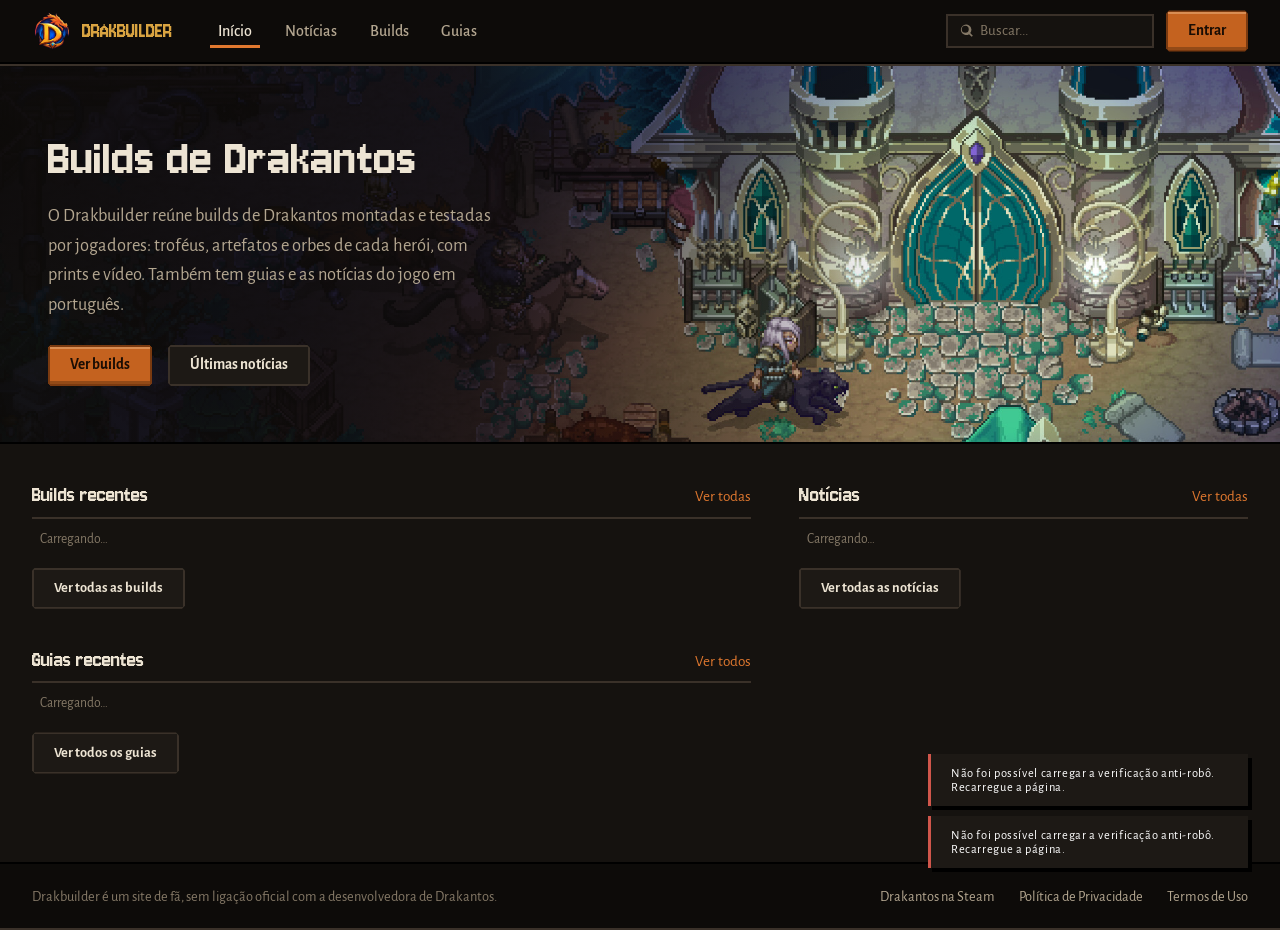
<file: index.html>
<!DOCTYPE html>
<!--
  =============================================================
  DRAKBUILDER — index.html (Página Principal)

  O QUE É ESTE ARQUIVO?
  HTML (HyperText Markup Language = Linguagem de Marcação de Hipertexto)
  é a estrutura de toda página web. Pense no HTML como o "esqueleto"
  do site — ele define QUAIS elementos existem e em que ordem aparecem.
  A aparência (cores, tamanhos) fica no style.css.
  A lógica (o que acontece ao clicar) fica no backend.js.

  COMO O HTML FUNCIONA?
  Cada elemento é delimitado por TAGS: uma de abertura <tag> e uma de
  fechamento </tag>. O conteúdo fica entre elas:
    <h1>Título</h1>    ← título grande
    <p>Parágrafo</p>   ← bloco de texto
    <button>Clique</button> ← botão clicável

  COMO ESTE ARQUIVO ESTÁ ORGANIZADO?
  A) <head> — informações sobre a página (não visíveis na tela):
     - charset (codificação de texto)
     - viewport (adaptação mobile)
     - title (nome na aba do navegador)
     - links para fontes e estilos CSS
     - ícone da aba (favicon)

  B) <body> — tudo que aparece na tela:
     1. #navbar        — barra de navegação fixa no topo
     2. #app           — todas as páginas do site (home, novidades, builds, guias...)
        - #page-home      — página inicial
        - #page-novidades — lista de novidades
        - #page-builds    — lista de builds
        - #page-guias     — lista de guias
        - #page-detail    — detalhe de um post (preenchido pelo JavaScript)
        - #page-myposts   — minhas postagens (preenchido pelo JavaScript)
        - #page-settings  — configurações (preenchido pelo JavaScript)
     3. <footer>       — rodapé fixo na base
     4. #authModal     — modal de login/cadastro (oculto por padrão)
     5. #toast         — área de notificações flutuantes
     6. <script>       — carrega o backend.js (toda a lógica do site)

  SOBRE A ORDEM DO <script> NO FINAL:
  O backend.js é carregado DEPOIS de todo o HTML por uma razão importante:
  o JavaScript precisa encontrar os elementos HTML (como o #navbar) para
  manipulá-los. Se o script viesse antes, os elementos ainda não existiriam
  e o JavaScript daria erro ao tentar encontrá-los.
  =============================================================
-->
<html lang="pt-BR">
<!--
  lang="pt-BR" informa aos navegadores e leitores de tela que o conteúdo
  está em Português do Brasil. Isso melhora a acessibilidade (ex: leitores
  para deficientes visuais usam a pronúncia correta) e o SEO (motores de
  busca entendem melhor o idioma do conteúdo).
-->
<head>
  <!--
    charset="UTF-8" define a codificação de texto da página.
    UTF-8 suporta TODOS os caracteres do mundo: ç, ã, á, é, emojis, etc.
    Sem isso, caracteres especiais aparecem como símbolos estranhos (ex: "Ã©").
    SEMPRE deve ser a PRIMEIRA tag do <head> para funcionar corretamente.
  -->
  <meta charset="UTF-8" />

  <!--
    SEGURANÇA (24/10/2026) — Content Security Policy (CSP)
    É uma lista de sites de onde o navegador pode carregar coisas.
    Se alguém conseguir injetar código que tente buscar um script ou
    mandar dados para um site estranho, o navegador bloqueia.
      default-src 'self'  → por padrão, só coisas deste próprio site
      script-src          → scripts deste site e do player do YouTube
                            ('unsafe-inline' é necessário porque os botões
                            usam onclick="..." direto no HTML)
      style-src/font-src  → estilos daqui + fontes do Google Fonts
      img-src             → imagens daqui, enviadas (data:), YouTube e Steam
      frame-src           → só o player do YouTube pode aparecer embutido
      connect-src         → só conversa com este site e o YouTube (oEmbed)
      object-src 'none'   → bloqueia plugins antigos (Flash etc.)
      base-uri/form-action → impedem trocar o endereço base ou desviar formulários
    Se um dia adicionar outro serviço externo, inclua o endereço aqui.
  -->
  <meta http-equiv="Content-Security-Policy" content="default-src 'self'; script-src 'self' 'unsafe-inline' https://www.youtube.com https://s.ytimg.com https://challenges.cloudflare.com; style-src 'self' 'unsafe-inline'; font-src 'self'; img-src 'self' data: blob: https://tixxigsfgkcpnjccjbwd.supabase.co https://img.youtube.com https://i.ytimg.com https://*.steamstatic.com https://*.steamusercontent.com https://*.akamaihd.net; media-src 'self' https://tixxigsfgkcpnjccjbwd.supabase.co; frame-src https://www.youtube.com https://www.youtube-nocookie.com https://challenges.cloudflare.com; connect-src 'self' https://tixxigsfgkcpnjccjbwd.supabase.co https://www.youtube.com; object-src 'none'; base-uri 'self'; form-action 'self'" />
  <!-- Não envia o endereço completo da página para outros sites (só o domínio) -->
  <meta name="referrer" content="strict-origin-when-cross-origin" />

  <!--
    viewport controla como a página é exibida em telas de celular.
    Sem esta tag, celulares renderizam a página como se fosse uma tela
    de desktop e diminuem tudo para caber — ficando ilegível.

    width=device-width: a largura da "janela virtual" é a largura real da tela
    initial-scale=1.0: não aplica nenhum zoom inicial — mostra em tamanho normal

    POR QUE É NECESSÁRIO?
    Antes desta meta tag existir, sites mobile eram um pesadelo.
    Ela é essencial para qualquer site responsivo moderno.
  -->
  <meta name="viewport" content="width=device-width, initial-scale=1.0" />

  <!-- Título que aparece na aba do navegador e nos resultados de busca (SEO) -->
  <title>Drakbuilder – Builds de Drakantos, guias e notícias</title>

  <!-- SEO (20/11/2026): descrição que o Google mostra embaixo do título.
       Nas páginas /builds, /guias, /novidades e /post/ID a Cloudflare troca o
       título e a descrição e acrescenta a prévia de redes sociais (seo/seo.js). -->
  <meta name="description" content="Drakbuilder: builds de Drakantos montadas por jogadores, com troféus, artefatos, orbes, prints e vídeo. Guias e notícias do jogo em português." />
  <!-- Endereços como "style.css" e "imagens/..." sempre a partir da raiz do site,
       para funcionarem também em /post/ID -->
  <base href="/" />

  <!-- ===== FONTES =====
       Desde 03/11/2026 as fontes ficam no próprio site (pasta fontes/).
       Antes vinham do Google Fonts, e cada visita mandava o IP da pessoa ao Google.
       — Jersey 10: títulos (pixel, combina com o jogo; trocada em 20/11/2026 por ser mais legível)
       — Alegreya Sans: texto (fácil de ler em textos longos de build) -->
  <link rel="stylesheet" href="fontes/fontes.css" />

  <!-- Carrega o arquivo de estilos CSS. O navegador aplica TODOS os estilos
       de style.css a esta página. "rel=stylesheet" informa que é uma folha
       de estilos (não um link de navegação ou outro tipo de recurso). -->
  <link rel="stylesheet" href="style.css?v=2026-11-20a" />

  <!-- Favicon: o ícone pequeno que aparece na aba do navegador e nos favoritos.
       "type=image/png" informa que é uma imagem PNG.
       "rel=icon" informa que é o ícone da página (não uma imagem de conteúdo). -->
  <!-- 20/11/2026: favicon = emblema dragão dourado (32px PNG + .ico para navegadores antigos + ícone do iPhone) -->
  <link rel="icon" type="image/png" sizes="32x32" href="imagens/favicon-emblema-32.png" />
  <link rel="icon" href="favicon.ico" sizes="any" />
  <link rel="apple-touch-icon" href="imagens/apple-touch-icon.png" />
</head>
<body>

  <!-- ============================================================
       NAVBAR FIXA (BARRA DE NAVEGAÇÃO NO TOPO)
       Esta barra aparece em todas as páginas e nunca some ao rolar.
       Contém: logo clicável, links de navegação, busca e login.

       POR QUE <nav> EM VEZ DE <div>?
       <nav> é uma tag SEMÂNTICA — seu significado vai além do visual.
       Ela informa a navegadores, leitores de tela e mecanismos de busca
       que esse bloco contém links de navegação principal. Um <div> seria
       equivalente visualmente, mas sem esse significado implícito.
       HTML semântico melhora acessibilidade e SEO.
  ============================================================ -->
  <nav id="navbar">

    <!-- Logo: ao clicar, o usuário volta para a página inicial.
         "onclick" é um atributo de evento do HTML — define qual função
         JavaScript executar quando o elemento é clicado.
         showPage('home') é uma função do backend.js que troca a página ativa. -->
    <div class="nav-logo" onclick="showPage('home')">
      <!-- "alt" (texto alternativo) descreve a imagem para leitores de tela
           e aparece quando a imagem não carrega. Importante para acessibilidade. -->
      <!-- 20/11/2026: logo = emblema dragão dourado. WebP (17 KB) com PNG de reserva. -->
      <picture>
        <source srcset="imagens/logo-emblema.webp" type="image/webp" />
        <img src="imagens/logo-emblema.png" class="nav-logo-icon" alt="Drakbuilder – builds de Drakantos" width="40" height="40" />
      </picture>
      <!-- <span> é um container inline genérico — não quebra a linha, só envolve texto -->
      <span class="nav-logo-text">DRAKBUILDER</span>
    </div>

    <!-- Botão hambúrguer (☰) — aparece apenas em celulares (telas < 900px).
         Três <span> vazios são estilizados pelo CSS como três linhas horizontais.
         Ao clicar, o menu de links abre/fecha em modo mobile.

         aria-label="Abrir menu": fornece uma descrição textual do botão para
         leitores de tela, pois o botão não tem texto visível — só linhas CSS.
         Sem isso, um deficiente visual ouviria apenas "botão" sem saber o que faz. -->
    <button class="nav-hamburger" id="navHamburger" onclick="toggleMobileMenu()" aria-label="Abrir menu">
      <span></span> <!-- linha 1 do ícone hambúrguer -->
      <span></span> <!-- linha 2 (some ao abrir, formando o "X") -->
      <span></span> <!-- linha 3 -->
    </button>

    <!-- Links de navegação entre as seções do site.
         SOBRE "data-page":
         Atributos que começam com "data-" são ATRIBUTOS DE DADOS PERSONALIZADOS.
         O HTML padrão não define o que "data-page" faz — criamos esse atributo
         para armazenar uma informação extra (o nome da página) que o JavaScript
         pode ler. O backend.js usa data-page para destacar o link ativo.
         SOBRE "active":
         A classe "active" é adicionada ao link da página atual pelo JavaScript
         (em backend.js, na função showPage). O CSS usa .nav-link.active para
         mostrar a linha decorativa abaixo do link selecionado. -->
    <nav class="nav-links">
      <button class="nav-link active" data-page="home"      onclick="showPage('home')">Início</button>
      <button class="nav-link"        data-page="novidades" onclick="showPage('novidades')">Notícias</button>
      <button class="nav-link"        data-page="builds"    onclick="showPage('builds')">Builds</button>
      <button class="nav-link"        data-page="guias"     onclick="showPage('guias')">Guias</button>
    </nav>

    <!-- Lado direito da navbar: campo de busca e controle de usuário -->
    <div class="nav-actions">

      <!-- Campo de busca: filtra posts em tempo real enquanto o usuário digita.
           "oninput" dispara a função handleSearch() a CADA TECLA pressionada,
           não apenas ao enviar o formulário. Isso permite filtragem instantânea
           sem precisar pressionar Enter.
           SVG (Scalable Vector Graphics) é o ícone de lupa desenhado em código —
           não é uma imagem externa, então nunca "quebra" por falta de arquivo. -->
      <div class="nav-search">
        <svg width="14" height="14" viewBox="0 0 16 16" fill="currentColor">
          <path d="M11.7 10.3l3 3-1.4 1.4-3-3A6 6 0 1 1 13 6a6 6 0 0 1-1.3 4.3zM6 10A4 4 0 1 0 6 2a4 4 0 0 0 0 8z"/>
        </svg>
        <input type="search" name="busca" placeholder="Buscar..." id="searchInput" aria-label="Buscar builds, guias e notícias" maxlength="80" oninput="handleSearch()" onkeydown="if(event.key==='Enter')handleSearch(event)" autocomplete="off" spellcheck="false" style="-webkit-appearance:none;appearance:none" />
      </div>

      <!-- Botão "Entrar" — visível por padrão (usuário não logado).
           O JavaScript o oculta após o login e mostra o avatar no lugar. -->
      <button class="btn btn-primary" id="btnEntrar" onclick="openAuthModal()">Entrar</button>

      <!-- Sino de notificações — só aparece quando logado.
           O badge vermelho mostra a contagem de notificações não lidas. -->
      <button class="notif-bell hidden" id="notifBell" onclick="toggleNotifPanel()" aria-label="Notificações">
        <svg width="18" height="18" viewBox="0 0 24 24" fill="currentColor">
          <path d="M12 22a2 2 0 0 0 2-2H10a2 2 0 0 0 2 2zm6-6V11a6 6 0 0 0-5-5.91V4a1 1 0 0 0-2 0v1.09A6 6 0 0 0 6 11v5l-2 2v1h16v-1l-2-2z"/>
        </svg>
        <span class="notif-badge hidden" id="notifBadge">0</span>
      </button>

      <!-- Painel de notificações — aparece ao clicar no sino -->
      <div class="notif-panel hidden" id="notifPanel"></div>

      <!-- Avatar circular com a inicial do usuário.
           A classe "hidden" (do CSS) o oculta inicialmente (display: none).
           Após o login, o JavaScript remove "hidden" para exibi-lo.

           COMO O MENU DROPDOWN FUNCIONA SEM JAVASCRIPT?
           Apenas com CSS hover! O .user-menu tem opacity: 0 por padrão.
           Quando o mouse passa sobre .user-avatar, o CSS muda para opacity: 1.
           Isso funciona porque .user-menu é um FILHO de .user-avatar,
           então o hover do pai afeta o filho. -->
      <div class="user-avatar hidden" id="userAvatar">
        <!-- Inicial do nome — visível quando não há foto de perfil -->
        <span id="userInitial">?</span>
        <!-- Foto de perfil — visível quando o usuário faz upload de uma imagem -->
        <img id="userAvatarImg" class="hidden" alt="Foto de perfil" />

        <!-- Menu dropdown — aparece ao passar o mouse no avatar (via CSS puro) -->
        <div class="user-menu" id="userMenu">

          <!-- Nome do usuário logado — preenchido pelo JavaScript.
               "pointer-events: none" impede que esse item seja clicado
               (é apenas informativo, não é um link). -->
          <div class="user-menu-item"
               style="color:var(--gold);font-size:.65rem;pointer-events:none"
               id="userMenuName"></div>

          <!-- Linha divisória decorativa -->
          <div class="divider" style="margin:.4rem 0"></div>

          <!-- "Nova Notícia" — só aparece para o administrador.
               Fica oculto por padrão (classe "hidden") e o JavaScript remove
               "hidden" apenas quando o admin está logado. -->
          <div class="user-menu-item hidden" id="menuItemNovidades" onclick="openNewPostModal('novidades')">
            Nova notícia
          </div>

          <!-- Minhas Builds e Meus Guias — disponíveis para todos os usuários logados -->
          <div class="user-menu-item" onclick="showMyPosts('builds')">
            Minhas builds
          </div>
          <div class="user-menu-item" onclick="showMyPosts('guias')">
            Meus guias
          </div>
          <div class="user-menu-item" onclick="showMeusLikes()">
            Meus likes
          </div>

          <div class="divider" style="margin:.4rem 0"></div>

          <div class="user-menu-item" onclick="showSettings()">
            Configurações
          </div>

          <div class="divider" style="margin:.4rem 0"></div>

          <!-- Item de sair com estilo de "perigo" (vermelho ao hover).
               A classe "danger" é definida no CSS (.user-menu-item.danger:hover). -->
          <div class="user-menu-item danger" onclick="logout()">
            Sair
          </div>
        </div><!-- /user-menu -->
      </div><!-- /user-avatar -->

    </div><!-- /nav-actions -->
  </nav>

  <!-- ============================================================
       ÁREA PRINCIPAL DO APLICATIVO
       Todas as páginas do site ficam aqui dentro. O JavaScript
       controla qual delas aparece por vez, ocultando as demais.
       Isso evita recarregar a página inteira ao navegar.
  ============================================================ -->
  <div id="app">

    <!-- =====================================================
         PÁGINA: HOME
    ===================================================== -->
    <div class="page active" id="page-home">

      <!-- Segunda camada de fundo (capa2.png) — fica invisível normalmente.
           O JavaScript a faz aparecer e desaparecer suavemente a cada scroll,
           criando o efeito de transição entre as duas imagens de capa. -->
      <div id="homeBgFlash"></div>

      <!-- Banner principal da home.
           <section> é uma tag semântica que agrupa conteúdo relacionado.
           Diferente de <div> (genérico), <section> indica que é um bloco
           independente com tema próprio — neste caso, o banner de boas-vindas. -->
      <section class="hero">
        <!-- Gradiente escuro por cima da imagem de fundo do #page-home —
             garante que o texto seja legível sobre a foto da capa. -->
        <div class="hero-bg"></div>

        <!-- Bolinhas de luz animadas — decoração sobre o gradiente -->
        <div class="hero-particles"></div>

        <!-- Texto do banner: subtítulo, título principal, descrição e botões de ação -->
        <div class="hero-content">
          <!-- Texto direto, sem "Portal Oficial": o site é de fã, não da desenvolvedora. -->
          <h1 class="hero-title">Builds de Drakantos</h1>
          <p class="hero-sub">
            O Drakbuilder reúne builds de Drakantos montadas e testadas por
            jogadores: troféus, artefatos e orbes de cada herói, com prints e
            vídeo. Também tem guias e as notícias do jogo em português.
          </p>
          <div class="hero-actions">
            <button class="btn btn-primary" onclick="showPage('builds')">Ver builds</button>
            <button class="btn btn-outline" onclick="showPage('novidades')">Últimas notícias</button>
          </div>
        </div>
      </section>

      <!-- Grade com as 3 colunas de prévia da home.
           Cada coluna mostra os 3 itens mais recentes de cada seção.
           O CSS Grid posiciona as colunas lado a lado em telas grandes
           e as empilha em coluna única em celulares (ver style.css @media). -->
      <div class="sections-grid" id="homeSections">

        <!-- COLUNA 1: Prévia das últimas novidades
             <h2> é o segundo nível de título (hierarquia: h1 > h2 > h3...).
             O hero usa h1 implicitamente, então as colunas usam h2. -->
        <div class="section-block block-builds">
          <div class="section-header">
            <h2 class="section-title" id="homeBuildsTitle">Builds recentes</h2>
            <span class="section-link" onclick="showPage('builds')">Ver todas</span>
          </div>
          <div id="homeBuildsList">
          </div>
          <div class="section-footer">
            <button class="btn btn-outline" onclick="showPage('builds')" style="font-size:.68rem;">Ver todas as builds</button>
          </div>
        </div>

        <!-- COLUNA 3: Prévia dos guias mais populares -->
        <div class="section-block block-news">
          <div class="section-header">
            <h2 class="section-title">Notícias</h2>
            <span class="section-link" onclick="showPage('novidades')">Ver todas</span>
          </div>
          <div id="homeNewsList">
            <!-- Este espaço é preenchido automaticamente pelo JavaScript.
                 A função renderHome() no backend.js lê os posts do localStorage
                 e insere o HTML dos cards aqui. Quando a página carrega, este div
                 está vazio — o JavaScript o preenche depois. -->
          </div>
          <div class="section-footer">
            <button class="btn btn-outline" onclick="showPage('novidades')" style="font-size:.68rem;">Ver todas as notícias</button>
          </div>
        </div>

        <!-- COLUNA 2: Prévia das builds em destaque -->
        <div class="section-block block-guides">
          <div class="section-header">
            <h2 class="section-title" id="homeGuidesTitle">Guias recentes</h2>
            <span class="section-link" onclick="showPage('guias')">Ver todos</span>
          </div>
          <div id="homeGuidesList">
          </div>
          <div class="section-footer">
            <button class="btn btn-outline" onclick="showPage('guias')" style="font-size:.68rem;">Ver todos os guias</button>
          </div>
        </div>

      </div>

    </div><!-- /page-home -->

    <!-- =====================================================
         PÁGINA: NOVIDADES
    ===================================================== -->
    <div class="page" id="page-novidades">
      <div class="page-header">
        <div>
          <h1 class="page-header-title">Notícias de Drakantos</h1>
          <p class="page-header-sub">Patches, eventos e anúncios de Drakantos, traduzidos da Steam.</p>
        </div>
        <!-- Botão visível somente para o administrador -->
        <button class="btn btn-primary hidden" id="btnNewNovidade" onclick="openNewPostModal('novidades')">
          + Nova Notícia
        </button>
      </div>

      <!-- Botões de filtro: clique em um para ver apenas posts daquela categoria -->
      <div class="page-filters">
        <button class="filter-btn active" data-filter="all" onclick="filterPosts('novidades','all',this)">Todos</button>
        <button class="filter-btn" data-filter="ATUALIZAÇÃO" onclick="filterPosts('novidades','ATUALIZAÇÃO',this)">Atualização</button>
        <button class="filter-btn" data-filter="EVENTO" onclick="filterPosts('novidades','EVENTO',this)">Evento</button>
        <button class="filter-btn" data-filter="NOTÍCIAS" onclick="filterPosts('novidades','NOTÍCIAS',this)">Notícias</button>
        <!-- Seletor de posts por página — fixo à direita, preenchido pelo JavaScript -->
        <div class="perpage-control" id="novidadesPerPage"></div>
      </div>

      <!-- Grade de cards preenchida pelo JavaScript com todos os posts de novidades -->
      <div class="posts-grid" id="novidadesGrid"></div>

      <!-- Barra de paginação: preenchida pelo JavaScript com
           info de resultados, botões de página e seletor de posts por página -->
      <div class="pagination-bar" id="novidadesPagination"></div>

    </div><!-- /page-novidades -->

    <!-- =====================================================
         PÁGINA: BUILDS
    ===================================================== -->
    <div class="page" id="page-builds">
      <div class="page-header">
        <div>
          <h1 class="page-header-title">Builds de Drakantos</h1>
          <p class="page-header-sub">Montagens de heróis enviadas por jogadores, com prints e vídeo.</p>
        </div>
        <button class="btn btn-primary hidden" id="btnNewBuild" onclick="openNewPostModal('builds')">
          + Nova Build
        </button>
      </div>

      <div class="page-filters">
        <button class="filter-btn active" data-filter="all" onclick="filterPosts('builds','all',this)">Todos</button>
        <button class="filter-btn" data-filter="PVE" onclick="filterPosts('builds','PVE',this)">PVE</button>
        <button class="filter-btn" data-filter="PVP" onclick="filterPosts('builds','PVP',this)">PVP</button>
        <button class="filter-btn" data-filter="FARM" onclick="filterPosts('builds','FARM',this)">Farm</button>
        <button class="filter-btn" data-filter="ENDGAME" onclick="filterPosts('builds','ENDGAME',this)">Endgame</button>
        <div class="perpage-control" id="buildsPerPage"></div>
      </div>

      <div class="posts-grid" id="buildsGrid"></div>
      <div class="pagination-bar" id="buildsPagination"></div>

    </div><!-- /page-builds -->

    <!-- =====================================================
         PÁGINA: GUIAS
    ===================================================== -->
    <div class="page" id="page-guias">
      <div class="page-header">
        <div>
          <h1 class="page-header-title">Guias de Drakantos</h1>
          <p class="page-header-sub">Masmorras, economia e o básico para quem está começando.</p>
        </div>
        <button class="btn btn-primary hidden" id="btnNewGuia" onclick="openNewPostModal('guias')">
          + Novo Guia
        </button>
      </div>

      <div class="page-filters">
        <button class="filter-btn active" data-filter="all" onclick="filterPosts('guias','all',this)">Todos</button>
        <button class="filter-btn" data-filter="INICIANTE" onclick="filterPosts('guias','INICIANTE',this)">Iniciante</button>
        <button class="filter-btn" data-filter="AVANÇADO" onclick="filterPosts('guias','AVANÇADO',this)">Avançado</button>
        <button class="filter-btn" data-filter="ECONOMIA" onclick="filterPosts('guias','ECONOMIA',this)">Economia</button>
        <button class="filter-btn" data-filter="DUNGEON" onclick="filterPosts('guias','DUNGEON',this)">Masmorras</button>
        <div class="perpage-control" id="guiasPerPage"></div>
      </div>

      <div class="posts-grid" id="guiasGrid"></div>
      <div class="pagination-bar" id="guiasPagination"></div>

    </div><!-- /page-guias -->

    <!-- =====================================================
         PÁGINA: DETALHE (Builds e Guias)
         Esta div está COMPLETAMENTE VAZIA no HTML.
         Quando o usuário clica em um card, a função renderPostDetail()
         do backend.js GERA o HTML desta página dinamicamente e insere
         aqui dentro. Isso significa que o HTML do detalhe não existe
         no arquivo — ele é criado pelo JavaScript em tempo real,
         personalizado para o post específico que foi clicado.

         POR QUE CRIAR HTML PELO JAVASCRIPT EM VEZ DE TER TUDO NO HTML?
         Porque cada post é diferente — títulos, seções, imagens, autores.
         Seria impossível ter uma página estática para cada combinação.
         O JavaScript lê o post do localStorage e monta o HTML sob demanda.
    ===================================================== -->
    <div class="page" id="page-detail"></div>

    <!-- =====================================================
         PÁGINA: MINHAS POSTAGENS
         Também gerada dinamicamente por renderMyPosts() no backend.js.
         Mostra os posts criados pelo usuário logado, separados por
         seção (Builds / Guias), com opção de editar ou deletar cada um.
    ===================================================== -->
    <div class="page" id="page-myposts"></div>
    <!-- Meus likes: posts que o usuário curtiu (preenchido pelo JavaScript) -->
    <div class="page" id="page-meuslikes"></div>

    <!-- =====================================================
         PÁGINA: CONFIGURAÇÕES
         Também gerada dinamicamente por renderSettings() no backend.js.
         Mostra as configurações disponíveis para o usuário logado.
    ===================================================== -->
    <div class="page" id="page-settings"></div>

    <!-- =====================================================
         PÁGINA: PERFIL PÚBLICO DE USUÁRIO
         Gerada por renderProfile() ao clicar no nome de um autor.
    ===================================================== -->
    <div class="page" id="page-profile"></div>

  </div><!-- /app -->

  <!-- Rodapé fixo — compartilhado por todas as páginas do site.
       Diferente dos rodapés tradicionais (que ficam no final do conteúdo),
       este é "position: fixed" no CSS — fica SEMPRE visível na base da tela,
       independente de qual página está aberta ou quanto o usuário rolou.

       POR QUE "href='#'" NOS LINKS SOCIAIS?
       O "#" é um placeholder — não leva a lugar nenhum (apenas rola ao topo).
       Esses links seriam substituídos pelas URLs reais das redes sociais
       quando o projeto entrar em produção. -->
  <!-- Rodapé simples (não fica mais fixo na tela, porque cobria o conteúdo). -->
  <footer>
    <p class="footer-copy">Drakbuilder é um site de fã, sem ligação oficial com a desenvolvedora de Drakantos.</p>
    <div class="footer-links">
      <a href="https://store.steampowered.com/app/2454980/" target="_blank" rel="noopener">Drakantos na Steam</a>
      <a href="privacidade.html">Política de Privacidade</a>
      <a href="termos.html">Termos de Uso</a>
    </div>
  </footer>

  <!-- ============================================================
       MODAL DE AUTENTICAÇÃO (Login e Cadastro)

       O QUE É UM MODAL?
       Um "modal" (do inglês "modal dialog") é uma janela flutuante que
       aparece SOBRE o conteúdo principal, bloqueando a interação com o
       resto da página até ser fechada. O fundo escurece para focar o
       usuário na janela.

       COMO FUNCIONA?
       — A classe "hidden" (display: none) mantém o modal invisível inicialmente.
       — Ao clicar em "Entrar", o JavaScript remove a classe "hidden" do backdrop.
       — O backdrop (fundo escuro) cobre toda a tela; o modal (caixa branca)
         aparece centralizado sobre o backdrop.
       — "onclick" no backdrop fecha o modal ao clicar FORA da caixa.
         A função closeModalOnBackdrop verifica se o clique foi no backdrop
         (e não dentro do modal) antes de fechar.

       POR QUE UM MODAL EM VEZ DE UMA PÁGINA SEPARADA DE LOGIN?
       O modal mantém o usuário no contexto onde estava. Se ele estava
       lendo um post e precisou fazer login, após o login ele volta
       exatamente ao mesmo lugar. Com uma página separada, perderia o contexto.
  ============================================================ -->
  <div class="modal-backdrop hidden" id="authModal" onclick="closeModalOnBackdrop(event,'authModal')">
    <!-- A caixa do modal em si (não o fundo escuro, mas a "janela" central) -->
    <div class="modal" role="dialog" aria-modal="true" aria-label="Entrar ou criar conta">
      <!-- Botão ✕ no canto superior direito para fechar o modal -->
      <button class="modal-close" onclick="closeModal('authModal')" aria-label="Fechar">✕</button>

      <!-- Abas para alternar entre os formulários de login e cadastro.
           Funcionam como botões de rádio: clicar em um ativa-o e desativa o outro.
           O JavaScript gerencia qual formulário está visível via switchAuthTab(). -->
      <div class="modal-tabs">
        <button class="modal-tab active" id="tabLogin"    onclick="switchAuthTab('login')">Entrar</button>
        <button class="modal-tab"        id="tabRegister" onclick="switchAuthTab('register')">Cadastrar</button>
      </div>

      <!-- Formulário de login: visível por padrão (sem a classe "hidden") -->
      <div id="formLogin">
        <p class="modal-title" style="font-size:1rem;margin-bottom:1rem;">Entrar na sua conta</p>
        <div class="modal-form">

          <!-- <label> associa um texto descritivo ao campo de entrada.
               O atributo "for" deve ter o mesmo valor do "id" do input correspondente.
               Com isso, clicar no texto "E-mail" foca automaticamente o campo. -->
          <div class="form-group">
            <label class="form-label" for="loginEmail">E-mail</label>
            <!-- type="email": o navegador valida o formato (precisa ter "@") antes de enviar
                 placeholder: texto cinza que aparece quando o campo está vazio -->
            <input class="input" type="email" id="loginEmail" name="email" placeholder="seu@email.com" autocomplete="username" />
          </div>

          <div class="form-group">
            <label class="form-label" for="loginPassword">Senha</label>
            <!-- type="password": esconde os caracteres digitados com bolinhas (••••)
                 Isso é feito pelo próprio navegador — não precisamos implementar. -->
            <input class="input" type="password" id="loginPassword" placeholder="••••••••" autocomplete="current-password" />
          </div>
          <!-- Esqueci a senha (25/10/2026): só funciona com o banco Supabase ligado -->
          <button type="button" class="link-esqueci" onclick="typeof esqueciSenha === 'function' ? esqueciSenha() : showToast('Disponível quando o banco estiver ligado.', 'info')"
                  style="background:none;border:0;padding:0;color:var(--magma-bright);cursor:pointer;font:inherit;text-align:left">Esqueci minha senha</button>

          <!-- Botão que chama handleLogin() do backend.js ao ser clicado.
               "width:100%" faz o botão ocupar toda a largura do modal.
               "justify-content:center" centraliza o texto dentro do botão flex. -->
          <button class="btn btn-primary" style="width:100%;justify-content:center;margin-top:.5rem" onclick="handleLogin()">
            Entrar
          </button>
        </div>
      </div>

      <!-- Formulário de cadastro: oculto inicialmente (classe "hidden").
           O JavaScript mostra este formulário e oculta o de login ao
           clicar na aba "Cadastrar" (via switchAuthTab('register')). -->
      <div id="formRegister" class="hidden">
        <p class="modal-title" style="font-size:1rem;margin-bottom:1rem;">Criar conta</p>
        <div class="modal-form">

          <div class="form-group">
            <label class="form-label" for="regName">Nome de Usuário</label>
            <!-- type="text": aceita qualquer texto (em vez de validar email, número, etc.) -->
            <input class="input" type="text" id="regName" placeholder="DragonSlayer99" maxlength="40" autocomplete="nickname" />
          </div>

          <div class="form-group">
            <label class="form-label" for="regEmail">E-mail</label>
            <input class="input" type="email" id="regEmail" name="email" placeholder="seu@email.com" autocomplete="email" />
          </div>

          <div class="form-group">
            <label class="form-label" for="regPassword">Senha</label>
            <input class="input" type="password" id="regPassword" placeholder="Crie uma senha" autocomplete="new-password" aria-describedby="regPasswordAjuda" />
            <small class="campo-ajuda" id="regPasswordAjuda">Mínimo 8 caracteres, com letras e números.</small>
          </div>

          <!-- Campo de confirmação de senha — o JavaScript verifica se os dois
               campos têm o mesmo valor antes de criar a conta. -->
          <div class="form-group">
            <label class="form-label" for="regConfirm">Confirmar Senha</label>
            <input class="input" type="password" id="regConfirm" placeholder="Repita a senha" autocomplete="new-password" />
          </div>

          <!-- LGPD (25/10/2026): idade mínima 13 anos e aceite da Política de Privacidade.
               O banco recusa o cadastro se estas duas caixas não forem marcadas. -->
          <label style="display:flex;gap:.5rem;align-items:flex-start;color:var(--text-secondary);font-size:.95rem;cursor:pointer">
            <input type="checkbox" id="regIdade" style="margin-top:.3rem" />
            <span>Tenho 13 anos ou mais.</span>
          </label>
          <label style="display:flex;gap:.5rem;align-items:flex-start;color:var(--text-secondary);font-size:.95rem;cursor:pointer">
            <input type="checkbox" id="regPrivacidade" style="margin-top:.3rem" />
            <span>Li e aceito os <a href="termos.html" target="_blank" rel="noopener">Termos de Uso</a> e a <a href="privacidade.html" target="_blank" rel="noopener">Política de Privacidade</a>.</span>
          </label>

          <!-- btn-gold em vez de btn-primary para diferenciar visualmente
               a ação de "criar conta" da ação de "entrar" -->
          <button class="btn btn-gold" style="width:100%;justify-content:center;margin-top:.5rem" onclick="handleRegister()">
            Criar conta
          </button>
        </div>
      </div>

    </div><!-- /modal -->
  </div><!-- /authModal -->


  <!-- Área onde as notificações temporárias aparecem (toasts de sucesso, erro, info).
       Esta div começa vazia — o JavaScript insere e remove os itens de toast aqui.
       Fica posicionada no canto inferior direito da tela (definido no CSS). -->
  <div id="toast"></div>

  <!-- ============================================================
       JAVASCRIPT — TODA A LÓGICA DE FUNCIONAMENTO DO SITE

       POR QUE O SCRIPT VEM NO FINAL DO BODY E NÃO NO <head>?
       O navegador lê e executa o HTML de cima para baixo, linha a linha.
       O backend.js precisa encontrar e manipular elementos HTML (como #navbar,
       #toast, #page-home). Se o <script> estivesse no <head>, seria executado
       ANTES dos elementos existirem — o JavaScript não encontraria nada e daria erro.

       Colocando o script no FINAL do body, todos os elementos HTML já foram
       criados quando o JavaScript começa a rodar.

       POR QUE "src='backend.js'" EM VEZ DE ESCREVER O CÓDIGO AQUI?
       Poderíamos escrever todo o JavaScript entre <script></script> aqui mesmo.
       Mas separar em um arquivo externo facilita: editar sem mexer no HTML,
       o navegador pode cachear o arquivo (não rebaixa toda vez), e o código
       fica organizado em um arquivo dedicado.

       COMO O CÓDIGO RODA?
       O navegador baixa o backend.js, interpreta e executa cada linha.
       Funções são registradas na memória. O evento "DOMContentLoaded" (no final
       do backend.js) chama as funções de inicialização quando o HTML está pronto.
  ============================================================ -->
  <!-- Banco de dados (25/10/2026): biblioteca do Supabase guardada no próprio site
       (não depende de CDN), depois a configuração, e por último db-supabase.js,
       que troca o localStorage pelo banco. Com supabase-config.js vazio, nada muda. -->
  <script src="vendor/supabase-2.117.3.js"></script>
  <script src="supabase-config.js"></script>
  <script src="backend.js?v=2026-11-20kw"></script>
  <script src="editor-assistente.js?v=2026-11-03c"></script>
  <script src="db-supabase.js?v=2026-11-20b"></script>
</body>
</html>
</file>
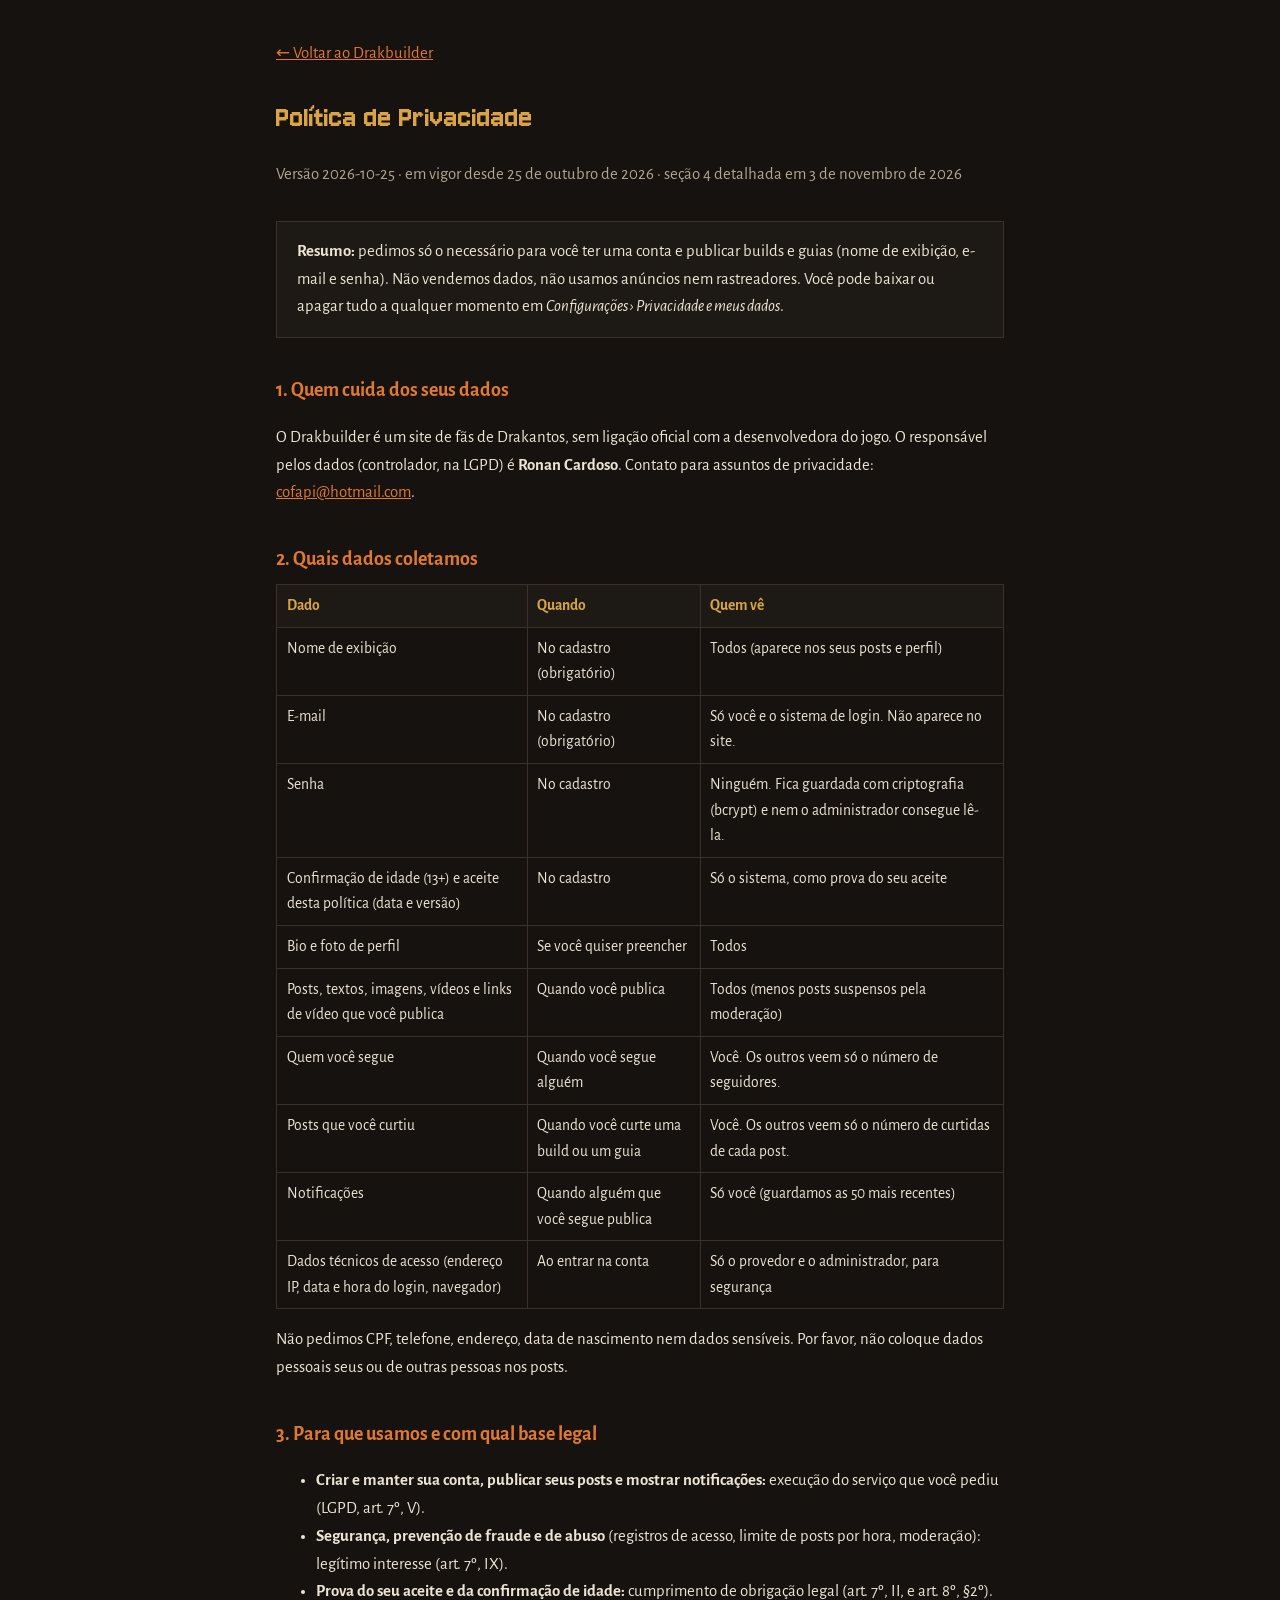
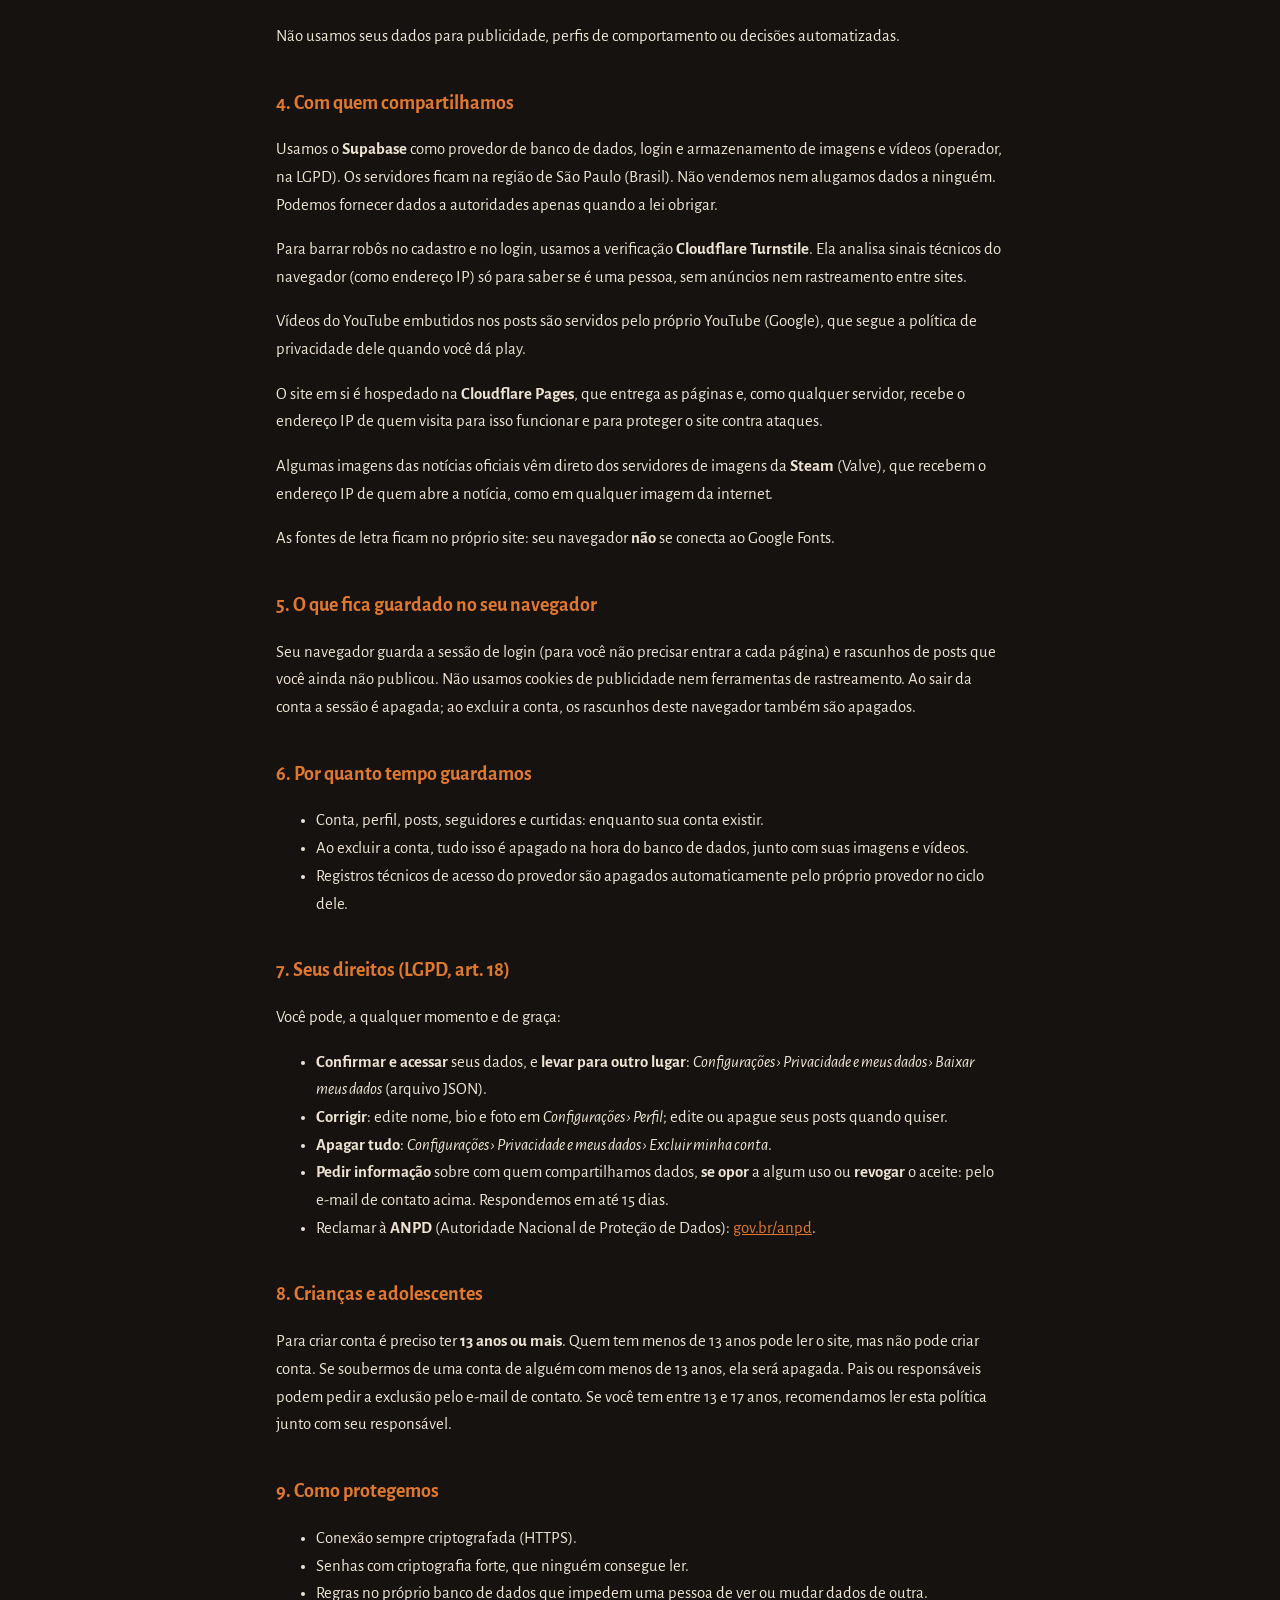
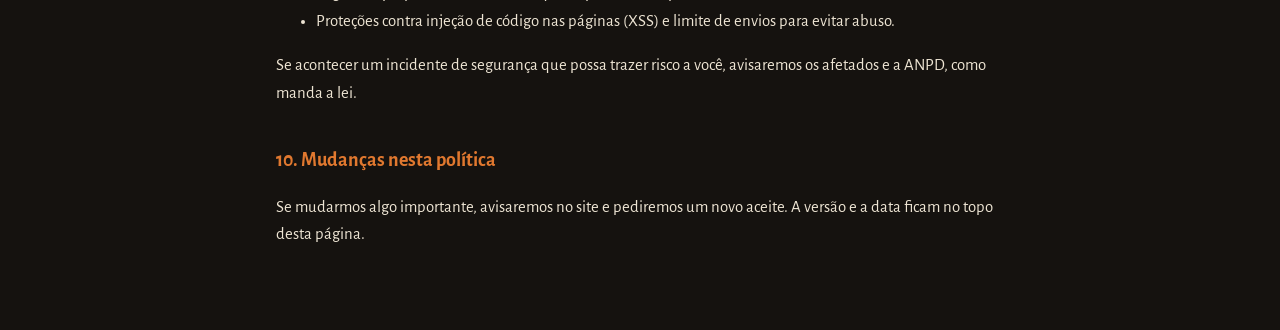
<file: privacidade.html>
<!DOCTYPE html>
<html lang="pt-BR">
<head>
  <meta charset="UTF-8" />
  <meta http-equiv="Content-Security-Policy" content="default-src 'self'; style-src 'self' 'unsafe-inline'; font-src 'self'; img-src 'self'; script-src 'none'; object-src 'none'; base-uri 'self'; form-action 'none'" />
  <meta name="referrer" content="strict-origin-when-cross-origin" />
  <meta name="viewport" content="width=device-width, initial-scale=1.0" />
  <title>Política de Privacidade · Drakbuilder</title>
  <link rel="icon" type="image/png" sizes="32x32" href="imagens/favicon-emblema-32.png" />
  <link rel="icon" href="/favicon.ico" sizes="any" />
  <link rel="stylesheet" href="fontes/fontes.css" />
  <style>
    :root { --bg:#15120f; --card:#1d1915; --text:#ede4d3; --sec:#b3a690; --ember:#e0782f; --brass:#d9a441; --border:#3a3129; }
    * { box-sizing: border-box; }
    body { margin:0; background:var(--bg); color:var(--text); font:1.05rem/1.65 'Alegreya Sans', system-ui, sans-serif; }
    main { max-width: 760px; margin: 0 auto; padding: 2.5rem 16px 4rem; }
    h1 { font-family:'Jersey 10', sans-serif; font-synthesis-weight:none; color:var(--brass); font-size:2rem; margin:0 0 .25rem; }
    h2 { color:var(--ember); font-size:1.25rem; margin:2.25rem 0 .5rem; }
    p, li { color:var(--text); }
    .meta { color:var(--sec); margin-bottom:2rem; }
    a { color:var(--ember); }
    .caixa { background:var(--card); border:1px solid var(--border); padding:1rem 1.25rem; margin:1rem 0; }
    table { width:100%; border-collapse:collapse; margin:.5rem 0 1rem; font-size:.97rem; }
    th, td { border:1px solid var(--border); padding:.5rem .6rem; text-align:left; vertical-align:top; }
    th { background:var(--card); color:var(--brass); }
    .voltar { display:inline-block; margin-bottom:1.5rem; }
  </style>
</head>
<body>
<main>
  <a class="voltar" href="./">← Voltar ao Drakbuilder</a>
  <h1>Política de Privacidade</h1>
  <p class="meta">Versão 2026-10-25 · em vigor desde 25 de outubro de 2026 · seção 4 detalhada em 3 de novembro de 2026</p>

  <div class="caixa">
    <strong>Resumo:</strong> pedimos só o necessário para você ter uma conta e publicar builds e guias
    (nome de exibição, e-mail e senha). Não vendemos dados, não usamos anúncios nem rastreadores.
    Você pode baixar ou apagar tudo a qualquer momento em <em>Configurações › Privacidade e meus dados</em>.
  </div>

  <h2>1. Quem cuida dos seus dados</h2>
  <p>O Drakbuilder é um site de fãs de Drakantos, sem ligação oficial com a desenvolvedora do jogo.
  O responsável pelos dados (controlador, na LGPD) é <strong>Ronan Cardoso</strong>.
  Contato para assuntos de privacidade: <a href="mailto:cofapi@hotmail.com">cofapi@hotmail.com</a>.</p>

  <h2>2. Quais dados coletamos</h2>
  <table>
    <tr><th>Dado</th><th>Quando</th><th>Quem vê</th></tr>
    <tr><td>Nome de exibição</td><td>No cadastro (obrigatório)</td><td>Todos (aparece nos seus posts e perfil)</td></tr>
    <tr><td>E-mail</td><td>No cadastro (obrigatório)</td><td>Só você e o sistema de login. Não aparece no site.</td></tr>
    <tr><td>Senha</td><td>No cadastro</td><td>Ninguém. Fica guardada com criptografia (bcrypt) e nem o administrador consegue lê-la.</td></tr>
    <tr><td>Confirmação de idade (13+) e aceite desta política (data e versão)</td><td>No cadastro</td><td>Só o sistema, como prova do seu aceite</td></tr>
    <tr><td>Bio e foto de perfil</td><td>Se você quiser preencher</td><td>Todos</td></tr>
    <tr><td>Posts, textos, imagens, vídeos e links de vídeo que você publica</td><td>Quando você publica</td><td>Todos (menos posts suspensos pela moderação)</td></tr>
    <tr><td>Quem você segue</td><td>Quando você segue alguém</td><td>Você. Os outros veem só o número de seguidores.</td></tr>
    <tr><td>Posts que você curtiu</td><td>Quando você curte uma build ou um guia</td><td>Você. Os outros veem só o número de curtidas de cada post.</td></tr>
    <tr><td>Notificações</td><td>Quando alguém que você segue publica</td><td>Só você (guardamos as 50 mais recentes)</td></tr>
    <tr><td>Dados técnicos de acesso (endereço IP, data e hora do login, navegador)</td><td>Ao entrar na conta</td><td>Só o provedor e o administrador, para segurança</td></tr>
  </table>
  <p>Não pedimos CPF, telefone, endereço, data de nascimento nem dados sensíveis.
  Por favor, não coloque dados pessoais seus ou de outras pessoas nos posts.</p>

  <h2>3. Para que usamos e com qual base legal</h2>
  <ul>
    <li><strong>Criar e manter sua conta, publicar seus posts e mostrar notificações:</strong> execução do serviço que você pediu (LGPD, art. 7º, V).</li>
    <li><strong>Segurança, prevenção de fraude e de abuso</strong> (registros de acesso, limite de posts por hora, moderação): legítimo interesse (art. 7º, IX).</li>
    <li><strong>Prova do seu aceite e da confirmação de idade:</strong> cumprimento de obrigação legal (art. 7º, II, e art. 8º, §2º).</li>
  </ul>
  <p>Não usamos seus dados para publicidade, perfis de comportamento ou decisões automatizadas.</p>

  <h2>4. Com quem compartilhamos</h2>
  <p>Usamos o <strong>Supabase</strong> como provedor de banco de dados, login e armazenamento de imagens e vídeos
  (operador, na LGPD). Os servidores ficam na região de São Paulo (Brasil).
  Não vendemos nem alugamos dados a ninguém. Podemos fornecer dados a autoridades apenas quando a lei obrigar.</p>
  <p>Para barrar robôs no cadastro e no login, usamos a verificação <strong>Cloudflare Turnstile</strong>.
  Ela analisa sinais técnicos do navegador (como endereço IP) só para saber se é uma pessoa,
  sem anúncios nem rastreamento entre sites.</p>
  <p>Vídeos do YouTube embutidos nos posts são servidos pelo próprio YouTube (Google), que segue a política de privacidade dele quando você dá play.</p>
  <p>O site em si é hospedado na <strong>Cloudflare Pages</strong>, que entrega as páginas e, como qualquer servidor,
  recebe o endereço IP de quem visita para isso funcionar e para proteger o site contra ataques.</p>
  <p>Algumas imagens das notícias oficiais vêm direto dos servidores de imagens da <strong>Steam</strong> (Valve),
  que recebem o endereço IP de quem abre a notícia, como em qualquer imagem da internet.</p>
  <p>As fontes de letra ficam no próprio site: seu navegador <strong>não</strong> se conecta ao Google Fonts.</p>

  <h2>5. O que fica guardado no seu navegador</h2>
  <p>Seu navegador guarda a sessão de login (para você não precisar entrar a cada página) e rascunhos de posts
  que você ainda não publicou. Não usamos cookies de publicidade nem ferramentas de rastreamento.
  Ao sair da conta a sessão é apagada; ao excluir a conta, os rascunhos deste navegador também são apagados.</p>

  <h2>6. Por quanto tempo guardamos</h2>
  <ul>
    <li>Conta, perfil, posts, seguidores e curtidas: enquanto sua conta existir.</li>
    <li>Ao excluir a conta, tudo isso é apagado na hora do banco de dados, junto com suas imagens e vídeos.</li>
    <li>Registros técnicos de acesso do provedor são apagados automaticamente pelo próprio provedor no ciclo dele.</li>
  </ul>

  <h2>7. Seus direitos (LGPD, art. 18)</h2>
  <p>Você pode, a qualquer momento e de graça:</p>
  <ul>
    <li><strong>Confirmar e acessar</strong> seus dados, e <strong>levar para outro lugar</strong>: <em>Configurações › Privacidade e meus dados › Baixar meus dados</em> (arquivo JSON).</li>
    <li><strong>Corrigir</strong>: edite nome, bio e foto em <em>Configurações › Perfil</em>; edite ou apague seus posts quando quiser.</li>
    <li><strong>Apagar tudo</strong>: <em>Configurações › Privacidade e meus dados › Excluir minha conta</em>.</li>
    <li><strong>Pedir informação</strong> sobre com quem compartilhamos dados, <strong>se opor</strong> a algum uso ou <strong>revogar</strong> o aceite: pelo e-mail de contato acima. Respondemos em até 15 dias.</li>
    <li>Reclamar à <strong>ANPD</strong> (Autoridade Nacional de Proteção de Dados): <a href="https://www.gov.br/anpd" rel="noopener" target="_blank">gov.br/anpd</a>.</li>
  </ul>

  <h2>8. Crianças e adolescentes</h2>
  <p>Para criar conta é preciso ter <strong>13 anos ou mais</strong>. Quem tem menos de 13 anos pode ler o site,
  mas não pode criar conta. Se soubermos de uma conta de alguém com menos de 13 anos, ela será apagada.
  Pais ou responsáveis podem pedir a exclusão pelo e-mail de contato.
  Se você tem entre 13 e 17 anos, recomendamos ler esta política junto com seu responsável.</p>

  <h2>9. Como protegemos</h2>
  <ul>
    <li>Conexão sempre criptografada (HTTPS).</li>
    <li>Senhas com criptografia forte, que ninguém consegue ler.</li>
    <li>Regras no próprio banco de dados que impedem uma pessoa de ver ou mudar dados de outra.</li>
    <li>Proteções contra injeção de código nas páginas (XSS) e limite de envios para evitar abuso.</li>
  </ul>
  <p>Se acontecer um incidente de segurança que possa trazer risco a você, avisaremos os afetados e a ANPD, como manda a lei.</p>

  <h2>10. Mudanças nesta política</h2>
  <p>Se mudarmos algo importante, avisaremos no site e pediremos um novo aceite. A versão e a data ficam no topo desta página.</p>
</main>
</body>
</html>
</file>
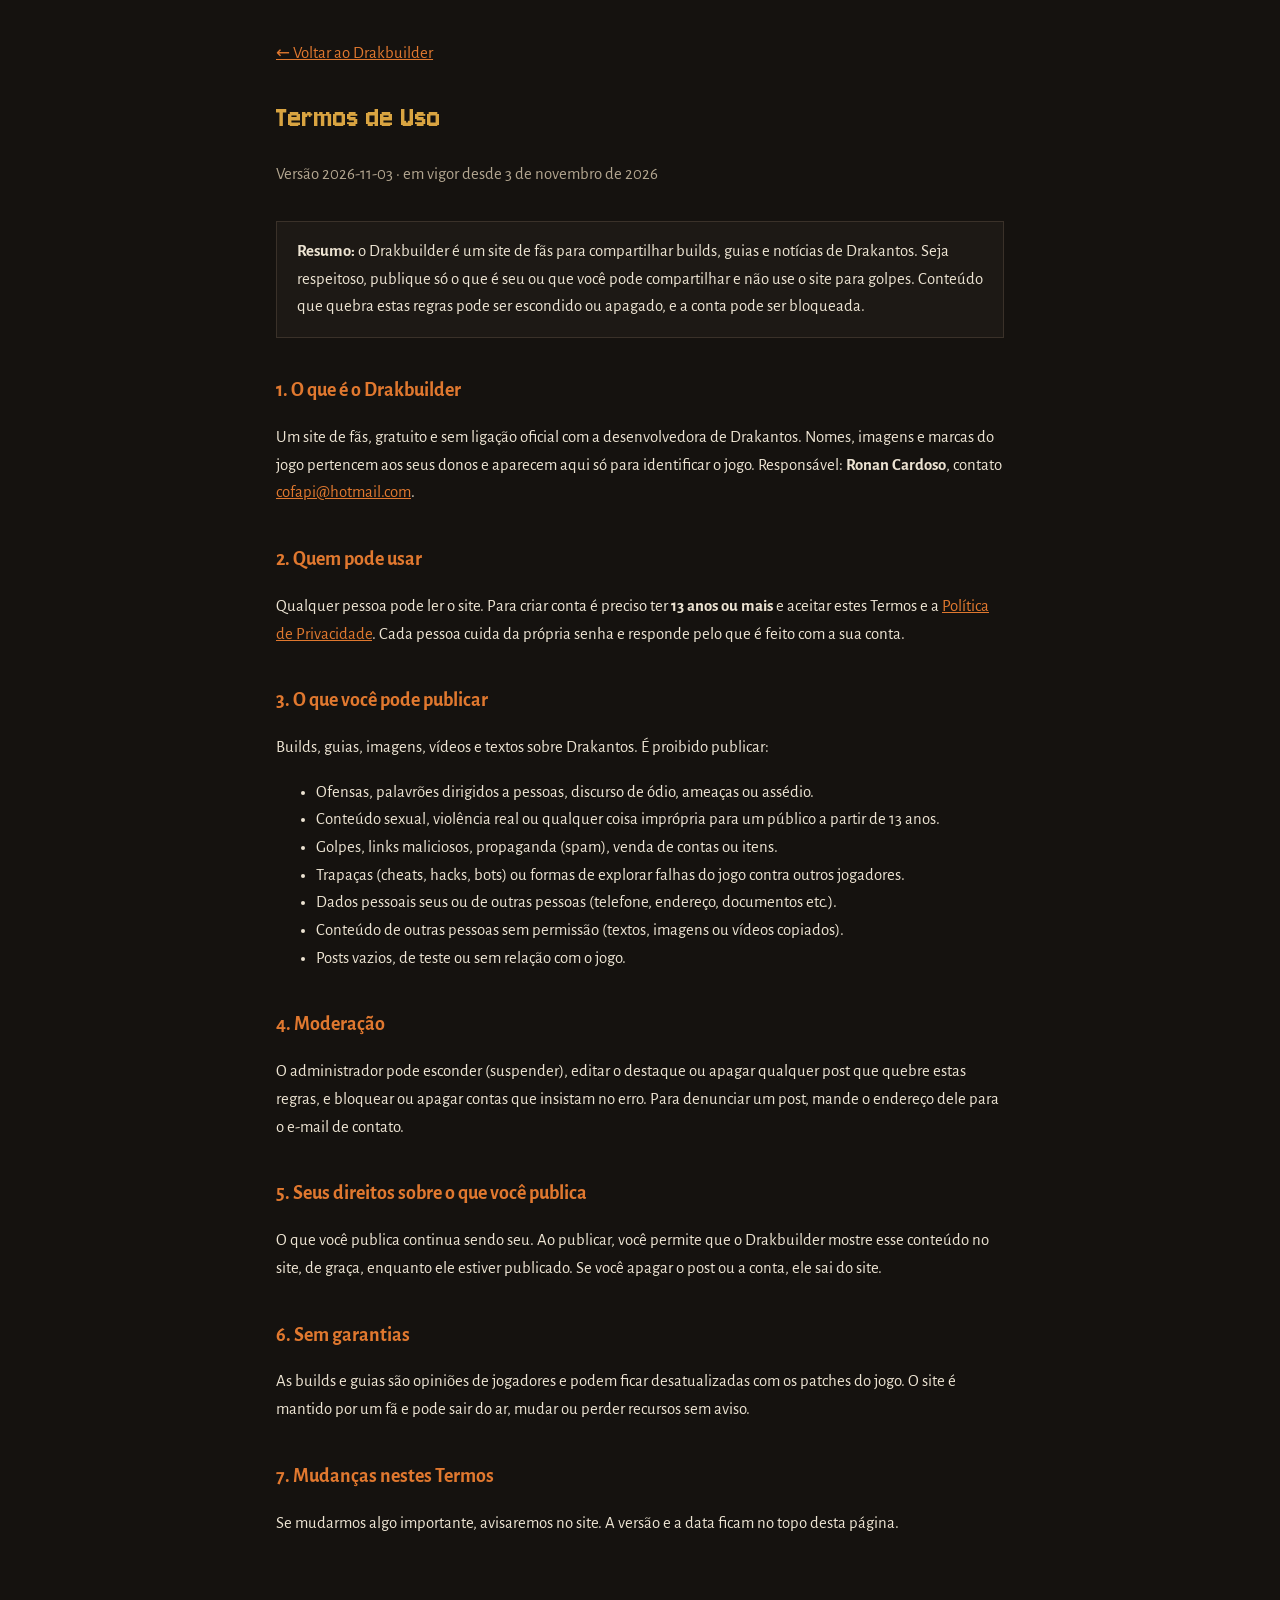
<file: termos.html>
<!DOCTYPE html>
<html lang="pt-BR">
<head>
  <meta charset="UTF-8" />
  <meta http-equiv="Content-Security-Policy" content="default-src 'self'; style-src 'self' 'unsafe-inline'; font-src 'self'; img-src 'self'; script-src 'none'; object-src 'none'; base-uri 'self'; form-action 'none'" />
  <meta name="referrer" content="strict-origin-when-cross-origin" />
  <meta name="viewport" content="width=device-width, initial-scale=1.0" />
  <title>Termos de Uso · Drakbuilder</title>
  <link rel="icon" type="image/png" sizes="32x32" href="imagens/favicon-emblema-32.png" />
  <link rel="icon" href="/favicon.ico" sizes="any" />
  <link rel="stylesheet" href="fontes/fontes.css" />
  <style>
    :root { --bg:#15120f; --card:#1d1915; --text:#ede4d3; --sec:#b3a690; --ember:#e0782f; --brass:#d9a441; --border:#3a3129; }
    * { box-sizing: border-box; }
    body { margin:0; background:var(--bg); color:var(--text); font:1.05rem/1.65 'Alegreya Sans', system-ui, sans-serif; }
    main { max-width: 760px; margin: 0 auto; padding: 2.5rem 16px 4rem; }
    h1 { font-family:'Jersey 10', sans-serif; font-synthesis-weight:none; color:var(--brass); font-size:2rem; margin:0 0 .25rem; }
    h2 { color:var(--ember); font-size:1.25rem; margin:2.25rem 0 .5rem; }
    p, li { color:var(--text); }
    .meta { color:var(--sec); margin-bottom:2rem; }
    a { color:var(--ember); }
    .caixa { background:var(--card); border:1px solid var(--border); padding:1rem 1.25rem; margin:1rem 0; }
    table { width:100%; border-collapse:collapse; margin:.5rem 0 1rem; font-size:.97rem; }
    th, td { border:1px solid var(--border); padding:.5rem .6rem; text-align:left; vertical-align:top; }
    th { background:var(--card); color:var(--brass); }
    .voltar { display:inline-block; margin-bottom:1.5rem; }
  </style>
</head>
<body>
<main>
  <a class="voltar" href="./">← Voltar ao Drakbuilder</a>
  <h1>Termos de Uso</h1>
  <p class="meta">Versão 2026-11-03 · em vigor desde 3 de novembro de 2026</p>

  <div class="caixa">
    <strong>Resumo:</strong> o Drakbuilder é um site de fãs para compartilhar builds, guias e notícias de Drakantos.
    Seja respeitoso, publique só o que é seu ou que você pode compartilhar e não use o site para golpes.
    Conteúdo que quebra estas regras pode ser escondido ou apagado, e a conta pode ser bloqueada.
  </div>

  <h2>1. O que é o Drakbuilder</h2>
  <p>Um site de fãs, gratuito e sem ligação oficial com a desenvolvedora de Drakantos.
  Nomes, imagens e marcas do jogo pertencem aos seus donos e aparecem aqui só para identificar o jogo.
  Responsável: <strong>Ronan Cardoso</strong>, contato <a href="mailto:cofapi@hotmail.com">cofapi@hotmail.com</a>.</p>

  <h2>2. Quem pode usar</h2>
  <p>Qualquer pessoa pode ler o site. Para criar conta é preciso ter <strong>13 anos ou mais</strong>
  e aceitar estes Termos e a <a href="privacidade.html">Política de Privacidade</a>.
  Cada pessoa cuida da própria senha e responde pelo que é feito com a sua conta.</p>

  <h2>3. O que você pode publicar</h2>
  <p>Builds, guias, imagens, vídeos e textos sobre Drakantos. É proibido publicar:</p>
  <ul>
    <li>Ofensas, palavrões dirigidos a pessoas, discurso de ódio, ameaças ou assédio.</li>
    <li>Conteúdo sexual, violência real ou qualquer coisa imprópria para um público a partir de 13 anos.</li>
    <li>Golpes, links maliciosos, propaganda (spam), venda de contas ou itens.</li>
    <li>Trapaças (cheats, hacks, bots) ou formas de explorar falhas do jogo contra outros jogadores.</li>
    <li>Dados pessoais seus ou de outras pessoas (telefone, endereço, documentos etc.).</li>
    <li>Conteúdo de outras pessoas sem permissão (textos, imagens ou vídeos copiados).</li>
    <li>Posts vazios, de teste ou sem relação com o jogo.</li>
  </ul>

  <h2>4. Moderação</h2>
  <p>O administrador pode esconder (suspender), editar o destaque ou apagar qualquer post que quebre estas regras,
  e bloquear ou apagar contas que insistam no erro. Para denunciar um post, mande o endereço dele para o e-mail de contato.</p>

  <h2>5. Seus direitos sobre o que você publica</h2>
  <p>O que você publica continua sendo seu. Ao publicar, você permite que o Drakbuilder mostre esse conteúdo no site,
  de graça, enquanto ele estiver publicado. Se você apagar o post ou a conta, ele sai do site.</p>

  <h2>6. Sem garantias</h2>
  <p>As builds e guias são opiniões de jogadores e podem ficar desatualizadas com os patches do jogo.
  O site é mantido por um fã e pode sair do ar, mudar ou perder recursos sem aviso.</p>

  <h2>7. Mudanças nestes Termos</h2>
  <p>Se mudarmos algo importante, avisaremos no site. A versão e a data ficam no topo desta página.</p>
</main>
</body>
</html>
</file>
<file: fontes/fontes.css>
/* Fontes hospedadas no próprio site (03/11/2026): o navegador do visitante
   não conversa mais com o Google. Licença: SIL Open Font License (arquivos OFL-*.txt). */

/* latin-ext */
@font-face {
  font-family: 'Alegreya Sans';
  font-style: italic;
  font-weight: 400;
  font-display: swap;
  src: url(AlegreyaSans-latin-ext-7bf1b0c6.woff2) format('woff2');
  unicode-range: U+0100-02BA, U+02BD-02C5, U+02C7-02CC, U+02CE-02D7, U+02DD-02FF, U+0304, U+0308, U+0329, U+1D00-1DBF, U+1E00-1E9F, U+1EF2-1EFF, U+2020, U+20A0-20AB, U+20AD-20C4, U+2113, U+2C60-2C7F, U+A720-A7FF;
}

/* latin */
@font-face {
  font-family: 'Alegreya Sans';
  font-style: italic;
  font-weight: 400;
  font-display: swap;
  src: url(AlegreyaSans-latin-034fe960.woff2) format('woff2');
  unicode-range: U+0000-00FF, U+0131, U+0152-0153, U+02BB-02BC, U+02C6, U+02DA, U+02DC, U+0304, U+0308, U+0329, U+2000-206F, U+20AC, U+2122, U+2191, U+2193, U+2212, U+2215, U+FEFF, U+FFFD;
}

/* latin-ext */
@font-face {
  font-family: 'Alegreya Sans';
  font-style: normal;
  font-weight: 400;
  font-display: swap;
  src: url(AlegreyaSans-latin-ext-a10220eb.woff2) format('woff2');
  unicode-range: U+0100-02BA, U+02BD-02C5, U+02C7-02CC, U+02CE-02D7, U+02DD-02FF, U+0304, U+0308, U+0329, U+1D00-1DBF, U+1E00-1E9F, U+1EF2-1EFF, U+2020, U+20A0-20AB, U+20AD-20C4, U+2113, U+2C60-2C7F, U+A720-A7FF;
}

/* latin */
@font-face {
  font-family: 'Alegreya Sans';
  font-style: normal;
  font-weight: 400;
  font-display: swap;
  src: url(AlegreyaSans-latin-634389ba.woff2) format('woff2');
  unicode-range: U+0000-00FF, U+0131, U+0152-0153, U+02BB-02BC, U+02C6, U+02DA, U+02DC, U+0304, U+0308, U+0329, U+2000-206F, U+20AC, U+2122, U+2191, U+2193, U+2212, U+2215, U+FEFF, U+FFFD;
}

/* latin-ext */
@font-face {
  font-family: 'Alegreya Sans';
  font-style: normal;
  font-weight: 500;
  font-display: swap;
  src: url(AlegreyaSans-latin-ext-3ed04261.woff2) format('woff2');
  unicode-range: U+0100-02BA, U+02BD-02C5, U+02C7-02CC, U+02CE-02D7, U+02DD-02FF, U+0304, U+0308, U+0329, U+1D00-1DBF, U+1E00-1E9F, U+1EF2-1EFF, U+2020, U+20A0-20AB, U+20AD-20C4, U+2113, U+2C60-2C7F, U+A720-A7FF;
}

/* latin */
@font-face {
  font-family: 'Alegreya Sans';
  font-style: normal;
  font-weight: 500;
  font-display: swap;
  src: url(AlegreyaSans-latin-4d22d5f2.woff2) format('woff2');
  unicode-range: U+0000-00FF, U+0131, U+0152-0153, U+02BB-02BC, U+02C6, U+02DA, U+02DC, U+0304, U+0308, U+0329, U+2000-206F, U+20AC, U+2122, U+2191, U+2193, U+2212, U+2215, U+FEFF, U+FFFD;
}

/* latin-ext */
@font-face {
  font-family: 'Alegreya Sans';
  font-style: normal;
  font-weight: 700;
  font-display: swap;
  src: url(AlegreyaSans-latin-ext-59dba5f6.woff2) format('woff2');
  unicode-range: U+0100-02BA, U+02BD-02C5, U+02C7-02CC, U+02CE-02D7, U+02DD-02FF, U+0304, U+0308, U+0329, U+1D00-1DBF, U+1E00-1E9F, U+1EF2-1EFF, U+2020, U+20A0-20AB, U+20AD-20C4, U+2113, U+2C60-2C7F, U+A720-A7FF;
}

/* latin */
@font-face {
  font-family: 'Alegreya Sans';
  font-style: normal;
  font-weight: 700;
  font-display: swap;
  src: url(AlegreyaSans-latin-f8d8d1b5.woff2) format('woff2');
  unicode-range: U+0000-00FF, U+0131, U+0152-0153, U+02BB-02BC, U+02C6, U+02DA, U+02DC, U+0304, U+0308, U+0329, U+2000-206F, U+20AC, U+2122, U+2191, U+2193, U+2212, U+2215, U+FEFF, U+FFFD;
}

/* Jersey 10 (títulos), trocada no lugar da Pixelify Sans em 20/11/2026: mais legível.
   Só existe no peso 400; o negrito "falso" é desligado no style.css. */
/* latin-ext */
@font-face {
  font-family: 'Jersey 10';
  font-style: normal;
  font-weight: 400;
  font-display: swap;
  src: url(Jersey10-latin-ext.woff2) format('woff2');
  unicode-range: U+0100-02BA, U+02BD-02C5, U+02C7-02CC, U+02CE-02D7, U+02DD-02FF, U+0304, U+0308, U+0329, U+1D00-1DBF, U+1E00-1E9F, U+1EF2-1EFF, U+2020, U+20A0-20AB, U+20AD-20C4, U+2113, U+2C60-2C7F, U+A720-A7FF;
}
/* latin */
@font-face {
  font-family: 'Jersey 10';
  font-style: normal;
  font-weight: 400;
  font-display: swap;
  src: url(Jersey10-latin.woff2) format('woff2');
  unicode-range: U+0000-00FF, U+0131, U+0152-0153, U+02BB-02BC, U+02C6, U+02DA, U+02DC, U+0304, U+0308, U+0329, U+2000-206F, U+20AC, U+2122, U+2191, U+2193, U+2212, U+2215, U+FEFF, U+FFFD;
}
</file>
<file: style.css>
/* ============================================================
   DRAKBUILDER — FOLHA DE ESTILOS (style.css)

   O QUE É ESTE ARQUIVO?
   CSS (do inglês "Cascading Style Sheets" = Folhas de Estilo em Cascata)
   é a linguagem que cuida de TODA a aparência visual do site.
   O HTML (index.html) monta a estrutura — é o "esqueleto" da página.
   O CSS define como esse esqueleto se parece — é a "roupa e maquiagem".
   Sem o CSS, o site seria texto puro sem cor, layout ou estilo.

   POR QUE UM ARQUIVO SEPARADO?
   Poderíamos escrever os estilos diretamente dentro do HTML usando o
   atributo "style=". Mas separar em um arquivo .css traz vantagens:
   — Um único lugar para encontrar e alterar qualquer estilo
   — Reaproveitar o mesmo estilo em muitos elementos ao mesmo tempo
   — O HTML fica limpo, focado apenas na estrutura do conteúdo

   COMO FUNCIONA A "CASCATA"?
   Regras definidas depois sobrescrevem as definidas antes.
   Seletores mais específicos ganham sobre os mais genéricos.
   Ex: ".btn-primary" (específico) ganha de ".btn" (genérico).

   COMO LER CADA BLOCO DE CSS?
   Formato padrão:
     .nome-da-classe {        ← quem recebe o estilo (seletor)
       propriedade: valor;    ← o que muda visualmente
     }
   Ao colocar essa classe num elemento HTML (ex: class="btn-primary"),
   todas as regras do bloco são aplicadas a ele automaticamente.

   ORGANIZAÇÃO DESTE ARQUIVO (de cima para baixo):
   1.  Variáveis globais    — cores e tamanhos como "apelidos"
   2.  Reset / Base         — neutraliza padrões dos navegadores
   3.  Utilitários          — classes reutilizáveis em qualquer lugar
   4.  Botões               — estilos para todos os botões do site
   5.  Campos de formulário — inputs, selects, labels
   6.  Etiquetas (tags)     — categorias coloridas dos posts
   7.  Notificações         — mensagens flutuantes temporárias (toasts)
   8.  Navbar               — barra de navegação fixa no topo
   9.  Páginas              — área principal e controle de páginas
   10. Modal                — janelas flutuantes (login, criar post)
   11. Home: Hero           — banner de boas-vindas da página inicial
   12. Home: Grade          — as 3 colunas de prévia da home
   13. Páginas internas     — Novidades, Builds, Guias
   14. Cards de post        — cartões individuais de cada post
   15. Rodapé               — barra fixa na parte de baixo
   16. Menu mobile          — hambúrguer para telas pequenas
   17. Responsividade       — adaptações para celular / tablet
   18. Página de detalhe    — visualização completa de um post
   19. Editor de post       — formulário de criar / editar
   20. Galeria / Lightbox   — visualizador de imagens em tela cheia
   21. Minhas Postagens     — página pessoal do usuário
   22. Configurações        — página de preferências do usuário

   HIERARQUIA DE z-index (QUAL ELEMENTO FICA NA FRENTE DE QUAL)
   Pense no z-index como a "altitude" dos elementos.
   Quanto maior o número, mais na frente o elemento aparece:
     — Conteúdo normal:  sem z-index (ordem natural do HTML)
     — Rodapé fixo:      z-index 500
     — Navbar fixa:      z-index 1000  (fica na frente do rodapé)
     — Menus dropdown:   z-index 100   (relativo ao pai)
     — Modais:           z-index 2000  (fica na frente da navbar)
     — Lightbox:         z-index 9999  (fica na frente de tudo)
     — Toast (avisos):   z-index 9999  (mesma prioridade do lightbox)
============================================================ */

/* ============================================================
   VARIÁVEIS GLOBAIS DE DESIGN
   Pense nas variáveis como "apelidos" para cores e tamanhos.
   Em vez de repetir a mesma cor em 50 lugares do código,
   damos um nome a ela aqui e usamos esse nome em todo o resto.
   Se quiser mudar uma cor, basta alterar aqui nesta seção.
============================================================ */
:root {
  /* ============================================================
     PALETA "FORJA DE ELDRAS" (redesenho 24/10/2026)
     Cores tiradas da própria arte do jogo: fuligem da forja,
     pergaminho, brasa e latão. Nada de roxo neon genérico.
     Os nomes antigos (--magma-*) foram mantidos para não
     quebrar o resto do CSS: agora eles apontam para a brasa.
  ============================================================ */
  --bg-void:        #0d0b09;      /* fundo mais escuro (rodapé) */
  --bg-deep:        #15120f;      /* fundo padrão: fuligem quente */
  --bg-card:        #1d1915;      /* painéis e cards */
  --bg-card-hover:  #262019;      /* card com o mouse em cima */
  --bg-overlay:     rgba(13,11,9,.9);

  --magma-bright:   #e0782f;      /* brasa: cor de destaque principal (links, foco, botão) */
  --magma-mid:      #c4621f;      /* brasa escura: botão primário */
  --magma-dark:     #5a2c12;      /* brasa apagada: fundos de destaque */
  --magma-glow:     rgba(224,120,47,.35);

  --gold:           #d9a441;      /* latão: títulos de seção e detalhes */
  --gold-light:     #f0c96a;

  --text-primary:   #ede4d3;      /* pergaminho */
  --text-secondary: #b3a690;      /* pergaminho gasto */
  --text-muted:     #847866;      /* datas e legendas (antes era quase invisível) */

  --border:         #3a3129;      /* borda de ferro velho */
  --border-gold:    rgba(217,164,65,.35);

  --red:   #d0564b;   /* PVP */
  --green: #8aac5c;   /* Farm */
  --blue:  #6f9fcb;   /* PVE */
  --orange:#e0782f;   /* Evento */
  --arcane:#a58bd6;   /* Endgame (a única cor "mágica" do site) */

  --radius: 2px;      /* cantos quase retos, como a interface pixelada do jogo */
  --radius-lg: 3px;
  --transition: .15s ease;

  /* Sombra "pixel": dura, sem desfoque, como em UI de jogo 16-bit */
  --shadow-magma: 4px 4px 0 #000;
  --shadow-pixel: 4px 4px 0 #000;

  /* Fontes: pixel só nos títulos (identidade do jogo), texto em fonte legível */
  /* 20/11/2026: Jersey 10 no lugar da Pixelify Sans (mais fácil de ler) */
  --font-display: 'Jersey 10', 'Courier New', monospace;
  --font-ui:      'Alegreya Sans', 'Segoe UI', sans-serif;
  --font-text:    'Alegreya Sans', 'Segoe UI', sans-serif;
}

/* A Jersey 10 só tem um peso. Sem esta linha, títulos marcados como
   negrito ganhariam um "negrito falso" borrado feito pelo navegador.
   A Alegreya Sans tem negrito de verdade, então não muda nada nela. */
html { font-synthesis-weight: none; }

/* ============================================================
   RESET & BASE
   Navegadores diferentes (Chrome, Firefox, Safari, Edge) aplicam
   margens e espaços padrão diferentes nos elementos HTML.
   Por exemplo, o Chrome coloca margem padrão no <body> que o
   Firefox não coloca. Esse "reset" apaga todos esses padrões para
   que o site apareça IGUAL em todos os navegadores — nós assumimos
   controle total sobre cada pixel.

   POR QUE "box-sizing: border-box"?
   Por padrão (content-box), se você definir width: 200px num elemento
   e adicionar padding: 20px, o elemento fica com 240px de largura total.
   Com border-box, o padding É INCLUÍDO nos 200px — o tamanho definido
   é sempre o tamanho final, facilitando muito os cálculos de layout.

   O "*" (asterisco) significa "todos os elementos".
   "::before" e "::after" são elementos invisíveis que o CSS pode criar
   antes e depois de qualquer elemento para adicionar decorações.
   Garantimos que eles também recebam o reset.
============================================================ */
*,
*::before,
*::after {
  box-sizing: border-box; /* tamanho inclui bordas e padding (evita surpresas de largura) */
  margin: 0;              /* remove espaço externo padrão de TODOS os elementos */
  padding: 0;             /* remove espaço interno padrão de TODOS os elementos */
}

/* scroll-behavior: smooth faz a página deslizar suavemente ao clicar
   em links que levam a um ID da página (ex: href="#secao"). Sem isso,
   a página "pula" instantaneamente, o que desorenta o usuário. */
html { scroll-behavior: smooth; }

body {
  /* Fonte principal do site. 'Crimson Pro' é a fonte carregada do Google Fonts.
     'Georgia' e 'serif' são fontes de FALLBACK — usadas caso o Google Fonts
     não carregue (sem internet). O navegador tenta na ordem: Crimson Pro →
     Georgia → qualquer serif disponível no sistema operacional. */
  font-family: var(--font-text);

  /* Define a cor de fundo padrão. Usamos a variável --bg-deep definida acima
     em vez de escrever a cor diretamente — se quisermos mudar o fundo,
     alteramos apenas a variável, e TODA a página atualiza automaticamente. */
  background-color: var(--bg-deep);

  /* Cor padrão do texto. "color" no CSS define a cor das letras. */
  color: var(--text-primary);

  /* "100vh" = 100% da altura da janela visível (viewport height).
     Garante que o fundo escuro cubra no mínimo a tela toda, mesmo
     quando o conteúdo for menor que a janela do navegador. */
  min-height: 100vh;

  /* Esconde a barra de rolagem horizontal se algum elemento acidentalmente
     ultrapassar a largura da tela. "hidden" não permite rolar para os lados. */
  overflow-x: hidden;

  /* FUNDO COM DUAS CAMADAS SOBREPOSTAS:
     A propriedade background-image aceita múltiplas camadas separadas por vírgula.
     A PRIMEIRA camada (escrita primeiro) fica na frente; a ÚLTIMA fica atrás.

     Camada 1 (na frente): gradiente escuro semitransparente (85% de opacidade).
       — Por quê? Para escurecer a imagem de fundo, tornando o texto legível.
       — linear-gradient() cria um degradê. Aqui é da mesma cor no topo e na base
         (sem degradê visível), funcionando como um "filtro escurecedor".

     Camada 2 (atrás): imagem do mapa do mundo como textura decorativa.
       — Por quê mapa do mundo? Remete ao universo do jogo fantástico.

     POR QUE GRADIENTE + IMAGEM EM VEZ DE EDITAR A IMAGEM NO PHOTOSHOP?
     Porque podemos ajustar a opacidade do escurecimento diretamente no CSS,
     sem precisar editar e re-exportar a imagem original. */
  background-image:
    linear-gradient(rgba(13,11,9,.85), rgba(13,11,9,.85)),
    url("imagens/mapa mundo.png");

  /* "cover" estica ou encolhe a imagem para cobrir TODA a área,
     mantendo proporção. Pode cortar bordas, mas sem espaços vazios. */
  background-size: cover;

  /* Centraliza a imagem na tela — quando cortada pelo "cover",
     o corte acontece igualmente nos dois lados. */
  background-position: center;

  /* "fixed" faz o fundo ficar PARADO enquanto o conteúdo rola.
     Cria um efeito chamado "parallax" — profundidade visual.
     A alternativa "scroll" faria o fundo rolar junto com a página. */
  background-attachment: fixed;

  /* Sem isso, o navegador repetiria a imagem em mosaico para preencher
     a tela. "no-repeat" garante que aparece apenas uma vez. */
  background-repeat: no-repeat;
}

/* ============================================================
   UTILITÁRIOS
   Classes genéricas reutilizáveis em qualquer parte do HTML.
   Basta adicionar o nome da classe a um elemento para aplicar o estilo.
============================================================ */
/* Esconde completamente o elemento — usado pelo JavaScript para mostrar/ocultar */
.hidden   { display: none !important; }
/* Torna o elemento invisível mas ainda acessível para leitores de tela (acessibilidade) */
.sr-only  { position: absolute; width:1px; height:1px; overflow:hidden; clip:rect(0,0,0,0); }

/* Estilo base compartilhado por todos os botões do site.
   Ao definir esses estilos em ".btn", TODOS os botões herdam essas regras.
   As variações (btn-primary, btn-outline, etc.) só precisam definir
   o que é diferente — evitando repetição de código. */
.btn {
  /* "inline-flex" combina dois comportamentos:
     - "inline": o botão não ocupa a linha inteira, fica ao lado de outros elementos
     - "flex": o conteúdo interno (ícone + texto) se alinha automaticamente */
  display: inline-flex;

  /* Alinha verticalmente o ícone e o texto no centro do botão */
  align-items: center;

  /* Espaço de 0.5rem (≈8px) entre o ícone e o texto do botão */
  gap: .5rem;

  /* Espaço interno: 0.55rem vertical (acima e abaixo) e 1.4rem horizontal (esquerda e direita)
     Isso define o "tamanho" visual do botão — sem padding ele seria apenas o texto puro. */
  padding: .55rem 1.4rem;

  /* Arredonda os cantos do botão. Usamos a variável --radius (6px) definida lá no :root */
  border-radius: var(--radius);

  /* Fonte especial "Cinzel" para o texto dos botões — diferente da fonte
     de leitura (Crimson Pro) do restante do site */
  font-family: var(--font-ui);

  /* Tamanho da letra: 0.78rem ≈ 12.5px (menor que o padrão de 16px).
     Botões com letras menores parecem mais elegantes e sofisticados. */
  font-size: .78rem;

  /* "700" é o peso negrito máximo da fonte Cinzel — deixa as letras bem fortes */
  font-weight: 700;

  /* Espaçamento entre as letras: 0.08em. "em" é relativo ao tamanho da fonte.
     Um pequeno espaçamento entre letras dá o visual de "inscrição" medieval. */
  letter-spacing: .08em;

  /* Transforma o cursor do mouse em uma "mãozinha" ao passar sobre o botão,
     indicando para o usuário que é clicável */
  cursor: pointer;

  /* Remove a borda padrão que os navegadores adicionam em elementos <button>.
     Cada variante de botão define sua própria borda depois. */
  border: none;

  /* "transition" faz as mudanças de estilo (cor, sombra, posição) acontecerem
     suavemente em vez de mudar instantaneamente. --transition = 0.22s ease.
     Isso afeta o hover, o foco e qualquer outra mudança de estado. */
  transition: var(--transition);

  /* Remove o sublinhado padrão de links. Alguns botões são criados com <a>,
     e sem isso teriam sublinhado indesejado. */
  text-decoration: none;
}

/* Botão roxo — ação principal, como "Entrar" e "Publicar Post".
   Deve ser o botão mais chamativo da tela para guiar o usuário. */
.btn-primary {
  background: var(--magma-bright);      /* fundo roxo vibrante */
  color: #fff;                           /* texto branco puro */
  border: 2px solid var(--magma-mid);   /* borda roxo-escuro cria profundidade */

  /* box-shadow cria sombra. Os 4 valores são:
     3px (deslocamento horizontal) 3px (deslocamento vertical)
     0 (desfoque — 0 = sombra nítida) rgba(0,0,0,.8) (preto 80% opaco).
     Uma sombra nítida e deslocada cria o efeito visual de botão "3D em relevo".
     POR QUE ESSE EFEITO? Indica ao usuário que o botão pode ser "pressionado". */
  box-shadow: 3px 3px 0 rgba(0,0,0,.8);
}
.btn-primary:hover {
  /* ":hover" aplica regras apenas quando o mouse está sobre o elemento.
     Aqui simulamos o botão sendo "pressionado": a sombra encolhe e o botão
     se move 2px para baixo e 2px para a direita — como se afundasse na tela. */
  background: var(--magma-mid);
  box-shadow: 1px 1px 0 rgba(0,0,0,.8); /* sombra menor = parece ter "descido" */
  transform: translate(2px, 2px);        /* move o botão na direção da sombra */
}

/* Botão contornado (só borda, sem preenchimento) — ação secundária, como "Ver Builds" */
.btn-outline {
  background: transparent;
  color: var(--text-primary);
  border: 2px solid var(--border);
  box-shadow: 3px 3px 0 rgba(0,0,0,.6);
}
.btn-outline:hover {
  border-color: var(--magma-bright);
  color: var(--magma-bright);
  background: rgba(224,120,47,.08);
  box-shadow: 1px 1px 0 rgba(0,0,0,.6);
  transform: translate(2px, 2px);
}

/* Botão dourado — usado no cadastro de conta */
.btn-gold {
  background: var(--gold);
  color: #0a0e1c;
  font-weight: 700;
  border: 2px solid #cc9900;
  box-shadow: 3px 3px 0 rgba(0,0,0,.8);
}
.btn-gold:hover {
  background: var(--gold-light);
  box-shadow: 1px 1px 0 rgba(0,0,0,.8);
  transform: translate(2px, 2px);
}

/* Botão de perigo (vermelho) — usado em ações destrutivas como deletar */
.btn-danger {
  background: rgba(255,68,68,.15);
  color: var(--red);
  border: 2px solid rgba(255,68,68,.4);
  box-shadow: 3px 3px 0 rgba(0,0,0,.6);
}
.btn-danger:hover {
  background: rgba(255,68,68,.3);
  box-shadow: 1px 1px 0 rgba(0,0,0,.6);
  transform: translate(2px, 2px);
}

/* Estilo dos campos de texto, e-mail, senha e área de texto dos formulários */
.input {
  width: 100%;
  padding: .65rem 1rem;
  background: rgba(255,255,255,.09);
  border: 1px solid var(--border);
  border-radius: var(--radius);
  color: #f0eaff;
  font-family: var(--font-text);
  font-size: 1rem;
  transition: var(--transition);
  outline: none;
}
.input:focus {
  border-color: var(--magma-bright);
  box-shadow: 0 0 0 3px var(--magma-glow);
}
.input::placeholder { color: var(--text-muted); }

textarea.input { resize: vertical; min-height: 100px; }

select.input {
  cursor: pointer;
  appearance: none;
  background-image: url("data:image/svg+xml,%3Csvg xmlns='http://www.w3.org/2000/svg' width='12' height='8' viewBox='0 0 12 8'%3E%3Cpath d='M1 1l5 5 5-5' stroke='%239b4dca' stroke-width='2' fill='none'/%3E%3C/svg%3E");
  background-repeat: no-repeat;
  background-position: right 1rem center;
  padding-right: 2.5rem;
}
select.input option { background: var(--bg-card); }

/* Agrupa o rótulo (label) e o campo (input) em coluna com espaço entre eles */
.form-group { display: flex; flex-direction: column; gap: .4rem; }
/* Rótulo acima de cada campo do formulário (ex: "E-mail", "Senha") */
.form-label {
  font-family: var(--font-ui);
  font-size: .72rem;
  letter-spacing: .1em;
  color: var(--text-secondary);
  text-transform: uppercase;
}

/* Etiquetas coloridas que categorizam os posts (ex: PVE, EVENTO, FARM) */
.tag {
  display: inline-block;
  padding: .15rem .55rem;
  border-radius: 3px;
  font-family: var(--font-ui);
  font-size: .6rem;
  font-weight: 700;
  letter-spacing: .08em;
  text-transform: uppercase;
}
.tag-pve     { background: rgba(78,168,222,.2); color: var(--blue); }
.tag-pvp     { background: rgba(224,82,82,.2);  color: var(--red); }
.tag-farm    { background: rgba(82,183,136,.2); color: var(--green); }
.tag-endgame { background: rgba(165,139,214,.2); color: var(--magma-bright); }
.tag-event   { background: rgba(224,124,58,.2); color: var(--orange); }
.tag-news    { background: rgba(201,168,76,.2); color: var(--gold); }
.tag-update  { background: rgba(165,139,214,.2); color: var(--magma-bright); }
.tag-guide   { background: rgba(82,183,136,.2); color: var(--green); }

/* Linha horizontal decorativa usada para separar seções dentro dos menus */
.divider {
  height: 1px;
  background: linear-gradient(to right, transparent, var(--border), transparent);
  margin: 1.5rem 0;
}

/* Área onde as notificações flutuantes (toasts) aparecem no canto inferior direito.
   "Toast" é o nome dado a mensagens temporárias que aparecem e somem sozinhas. */
#toast {
  position: fixed;
  bottom: 2rem;
  right: 2rem;
  z-index: 9999;
  display: flex;
  flex-direction: column;
  gap: .6rem;
  pointer-events: none;
}
.toast-item {
  padding: .75rem 1.25rem;
  border-radius: var(--radius);
  font-family: var(--font-ui);
  font-size: .78rem;
  letter-spacing: .05em;
  color: #fff;
  pointer-events: none;
  animation: toastIn .3s ease forwards;
  max-width: 320px;
}
.toast-success { background: linear-gradient(135deg, #1e4a38, #0d2a1f); border-left: 3px solid var(--green); }
.toast-error   { background: linear-gradient(135deg, #4a1e1e, #2a0d0d); border-left: 3px solid var(--red); }
.toast-info    { background: linear-gradient(135deg, #1e1e4a, #0d0d2a); border-left: 3px solid var(--magma-bright); }
@keyframes toastIn { from { opacity:0; transform:translateX(30px); } to { opacity:1; transform:translateX(0); } }
@keyframes toastOut { from { opacity:1; } to { opacity:0; transform:translateX(30px); } }

/* ============================================================
   NAVBAR (BARRA DE NAVEGAÇÃO)
   A barra presa no topo da tela que contém o logo, os links
   das páginas, a busca e o botão de login. Ela fica fixada
   mesmo quando o usuário rola a página para baixo.

   POR QUE USAR "position: fixed" EM VEZ DE "position: sticky"?
   — "fixed": fica preso à janela do navegador, independente do scroll.
     Sai completamente do fluxo do documento (outros elementos agem
     como se ela não existisse — por isso precisamos de margin-top: 64px
     no conteúdo para não ficar escondido atrás da navbar).
   — "sticky": fica junto com o conteúdo e gruda no topo ao chegar lá.
     Usamos "fixed" porque queremos que a navbar SEMPRE esteja visível,
     inclusive antes de qualquer rolagem.
============================================================ */
#navbar {
  /* "fixed" gruda o elemento à janela do navegador — não rola com a página */
  position: fixed;

  /* top: 0 + left: 0 + right: 0 posiciona a navbar no topo, ocupando
     toda a largura da tela da borda esquerda até a borda direita */
  top: 0; left: 0; right: 0;

  /* z-index: 1000 coloca a navbar na frente de quase tudo na página.
     Veja a hierarquia completa no cabeçalho deste arquivo. */
  z-index: 1000;

  /* Altura fixa de 64px. O conteúdo da página tem margin-top: 64px para
     não ficar escondido ATRÁS da navbar (já que ela saiu do fluxo). */
  height: 64px;

  /* Flex alinha logo, links, busca e avatar horizontalmente em uma linha */
  display: flex;
  align-items: center; /* centraliza verticalmente dentro da barra de 64px */

  /* Espaço interno: sem espaço vertical (a altura é fixa), 2rem nos lados */
  padding: 0 2rem;

  /* Espaço de 2rem entre o logo, os links e as ações da direita */
  gap: 2rem;

  /* Fundo quase opaco (95%). Não é 100% opaco para que o backdrop-filter
     funcione — ele precisa de alguma transparência para mostrar o borrão. */
  background: rgba(13,11,9,.95);

  /* Linha fina abaixo da navbar separando-a do conteúdo */
  border-bottom: 1px solid var(--border);

  /* EFEITO DE VIDRO FOSCO (GLASS MORPHISM):
     backdrop-filter borra tudo que está ATRÁS do elemento.
     blur(12px) aplica um desfoque de 12 pixels no conteúdo por baixo,
     criando aquele efeito de vidro translúcido com o fundo embaçado.

     POR QUE DOIS PREFIXOS (-webkit-)?
     "-webkit-backdrop-filter" é necessário para navegadores baseados em WebKit
     (Safari no iPhone/Mac). O padrão sem prefixo funciona no Chrome/Firefox.
     Escrevemos os dois para garantir compatibilidade com todos os navegadores. */
  backdrop-filter: blur(12px);
  -webkit-backdrop-filter: blur(12px);
}

/* Bloco do logo: ícone de dragão + texto "DRAKBUILDER" — clicável, volta para a home */
.nav-logo {
  display: flex;
  align-items: center;
  gap: .6rem;
  text-decoration: none;
  flex-shrink: 0;
  cursor: pointer;
}
.nav-logo-icon {
  width: 40px; height: 40px; /* 20/11/2026: emblema dragão dourado */
  display: block;
  object-fit: contain;
  border-radius: 6px;
  filter: none;
}
.nav-logo-text {
  font-family: var(--font-display);
  font-size: 1.1rem;
  font-weight: 700;
  color: var(--gold);
  letter-spacing: .04em;
  text-shadow: 0 0 20px rgba(201,168,76,.5);
}

/* Grupo de links de navegação: Início, Novidades, Builds, Guias */
.nav-links {
  display: flex;
  align-items: center;
  gap: .25rem;
  flex: 1;
}
.nav-link {
  padding: .4rem .9rem;
  font-family: var(--font-ui);
  font-size: .72rem;
  font-weight: 600;
  letter-spacing: .1em;
  color: var(--text-secondary);
  text-decoration: none;
  border-radius: var(--radius);
  transition: var(--transition);
  cursor: pointer;
  text-transform: uppercase;
  border: none;
  background: none;
  position: relative;
}
.nav-link::after {
  content: '';
  position: absolute;
  bottom: -2px; left: 50%; right: 50%;
  height: 2px;
  background: var(--magma-bright);
  transition: var(--transition);
  border-radius: 2px;
}
.nav-link:hover { color: var(--text-primary); }
.nav-link:hover::after,
.nav-link.active::after { left: 10%; right: 10%; }
.nav-link.active { color: var(--text-primary); }

/* Área direita da navbar: contém a busca e o botão de login/avatar */
.nav-actions {
  display: flex;
  align-items: center;
  gap: .75rem;
  margin-left: auto;
}

/* Campo de busca na navbar — some em telas pequenas (celular) */
.nav-search {
  display: flex;
  align-items: center;
  background: rgba(255,255,255,.04);
  border: 1px solid var(--border);
  border-radius: var(--radius);
  padding: 0 .75rem;
  gap: .4rem;
  transition: var(--transition);
}
.nav-search:focus-within {
  border-color: var(--magma-bright);
  box-shadow: 0 0 0 3px var(--magma-glow);
}
.nav-search input {
  background: none;
  border: none;
  outline: none;
  color: var(--text-primary);
  font-family: var(--font-text);
  font-size: .9rem;
  width: 160px;
  padding: .35rem 0;
}
.nav-search input::placeholder { color: var(--text-muted); }
.nav-search svg { color: var(--text-muted); flex-shrink:0; }

/* Círculo com a inicial do nome do usuário — aparece quando ele está logado */
.user-avatar {
  width: 34px; height: 34px;
  border-radius: 50%;
  background: linear-gradient(135deg, var(--magma-mid), var(--magma-dark));
  border: 2px solid var(--magma-bright);
  display: flex; align-items: center; justify-content: center;
  font-family: var(--font-ui);
  font-size: .8rem;
  font-weight: 700;
  color: #fff;
  cursor: pointer;
  transition: var(--transition);
  position: relative;
}
.user-avatar:hover { box-shadow: 0 0 14px var(--magma-glow); }

.user-avatar::before {
  content: '';
  position: absolute;
  top: 100%;
  right: 0;
  width: 220px;
  height: 14px;
}
.user-menu {
  position: absolute;
  top: calc(100% + 10px);
  right: 0;
  background: var(--bg-card);
  border: 1px solid var(--border);
  border-radius: var(--radius-lg);
  padding: .5rem;
  min-width: 180px;
  box-shadow: var(--shadow-magma);
  display: block;
  opacity: 0;
  visibility: hidden;
  pointer-events: none;
  transition: opacity .18s ease, visibility .18s ease;
  z-index: 100;
}
.user-avatar:hover .user-menu,
.user-menu:hover { opacity: 1; visibility: visible; pointer-events: auto; }
.user-menu-item {
  display: flex;
  align-items: center;
  gap: .6rem;
  padding: .55rem .75rem;
  border-radius: var(--radius);
  font-family: var(--font-ui);
  font-size: .72rem;
  letter-spacing: .05em;
  color: var(--text-secondary);
  cursor: pointer;
  transition: var(--transition);
  white-space: nowrap;
}
.user-menu-item:hover { color: var(--text-primary); background: rgba(255,255,255,.05); }
.user-menu-item.danger:hover { color: var(--red); background: rgba(224,82,82,.08); }

/* ============================================================
   CONTEÚDO PRINCIPAL & SISTEMA DE PÁGINAS (SPA)
   O site não recarrega ao navegar — em vez disso, temos várias
   "páginas" (divs) empilhadas no HTML. O JavaScript controla
   qual aparece adicionando/removendo a classe "active".

   POR QUE ESSE PADRÃO EM VEZ DE PÁGINAS SEPARADAS?
   Sites tradicionais têm arquivos separados (home.html, builds.html...).
   Ao clicar num link, o navegador baixa e carrega a nova página —
   o que causa um "flash" branco e atraso. Este padrão de SPA
   (Single Page Application = Aplicação de Página Única) é mais rápido
   porque todo o HTML já está carregado — só mudamos o que está visível.
============================================================ */
#app {
  /* Empurra todo o conteúdo 64px para baixo, exatamente a altura da navbar.
     Sem isso, o topo de cada página ficaria escondido atrás da navbar fixa. */
  margin-top: 64px;
}

/* "display: none" esconde completamente o elemento — como se não existisse.
   Não ocupa espaço, não é visível, não pode ser clicado. */
.page { display: none; }

/* Quando o JavaScript adiciona a classe "active" a uma página,
   ela passa de "display: none" para "display: block" e se torna visível.
   O "!important" no .hidden garante que o JavaScript também consiga
   esconder outros elementos com mais prioridade. */
.page.active { display: block; }

/* #page-home precisa de position: relative para que o #homeBgFlash
   absoluto se posicione em relação a ele e não ao viewport inteiro */
#page-home { position: relative; }

/* Segunda camada de fundo: capa2.png.
   Fica por cima da capa.png mas por baixo de todo o conteúdo (hero, cards).
   Opacity 0 = invisível por padrão. O JS aciona a animação no scroll. */
#homeBgFlash {
  position: absolute;
  inset: 0;
  background-image: url('imagens/capa2.png');
  background-size: cover;
  background-position: top right;
  opacity: 0;
  pointer-events: none;
  z-index: 0;
}

/* Conteúdo da home fica sempre acima das camadas de fundo */
#page-home > .hero,
#page-home > .sections-grid {
  position: relative;
  z-index: 1;
}

/* Animação: capa2 aparece rapidamente e desaparece com suavidade,
   criando o flash de troca e retorno à imagem original */
@keyframes capaFlash {
  0%   { opacity: 0; }   /* início: invisível           */
  30%  { opacity: 1; }   /* pico: capa2 totalmente visível */
  70%  { opacity: 1; }   /* mantém um instante          */
  100% { opacity: 0; }   /* fim: volta à invisibilidade */
}

/* ============================================================
   MODAL (JANELA FLUTUANTE)
   Um modal é uma janela que aparece sobre o conteúdo principal,
   escurecendo o fundo. Aqui usamos o mesmo modal para login,
   cadastro e criação de posts — mudando apenas o conteúdo interno.
============================================================ */
/* Camada escura e borrada que cobre toda a tela atrás do modal */
.modal-backdrop {
  position: fixed;
  inset: 0;
  background: rgba(0,0,0,.75);
  z-index: 2000;
  display: flex;
  align-items: center;
  justify-content: center;
  padding: 1rem;
  backdrop-filter: none;
  -webkit-backdrop-filter: none;
  animation: fadeIn .2s ease;
}
@keyframes fadeIn { from { opacity:0; } to { opacity:1; } }

.modal {
  background: var(--bg-card);
  border: 1px solid var(--border);
  border-radius: var(--radius-lg);
  padding: 2rem;
  width: 100%;
  max-width: 460px;
  box-shadow: var(--shadow-magma);
  animation: slideUp .3s ease;
  position: relative;
  max-height: 90vh;
  overflow-y: auto;
}
@keyframes slideUp { from { opacity:0; transform:translateY(20px); } to { opacity:1; transform:translateY(0); } }

.modal-wide { max-width: 640px; }

.modal-close {
  position: absolute;
  top: 1rem; right: 1rem;
  width: 28px; height: 28px;
  background: rgba(255,255,255,.06);
  border: 1px solid var(--border);
  border-radius: 50%;
  cursor: pointer;
  display: flex; align-items:center; justify-content:center;
  color: var(--text-secondary);
  font-size: 1rem;
  transition: var(--transition);
  line-height: 1;
}
.modal-close:hover { color: var(--red); border-color: var(--red); }

.modal-title {
  font-family: var(--font-ui);
  font-size: 1.2rem;
  font-weight: 700;
  color: var(--gold);
  letter-spacing: .05em;
  margin-bottom: 1.5rem;
}

.modal-form { display: flex; flex-direction: column; gap: 1rem; }

/* Barra com as abas "Entrar" e "Cadastrar" dentro do modal de autenticação */
.modal-tabs {
  display: flex;
  gap: .25rem;
  background: rgba(0,0,0,.3);
  border-radius: var(--radius);
  padding: .25rem;
  margin-bottom: 1.5rem;
}
.modal-tab {
  flex: 1;
  padding: .55rem;
  text-align: center;
  font-family: var(--font-ui);
  font-size: .72rem;
  font-weight: 700;
  letter-spacing: .08em;
  color: var(--text-muted);
  cursor: pointer;
  border-radius: 4px;
  transition: var(--transition);
  border: none;
  background: none;
}
.modal-tab.active {
  background: var(--magma-mid);
  color: #fff;
}

/* ============================================================
   HOME – HERO (BANNER PRINCIPAL)
   A grande seção de destaque no topo da página inicial,
   com o título "DRAKBUILDER", a descrição e os botões de ação.
   Todo o fundo é criado com gradientes CSS — sem imagem externa.
============================================================ */
.hero {
  position: relative;
  display: flex;
  align-items: center;       /* centraliza o conteúdo verticalmente */
  padding: 3rem 4rem;        /* margem igual acima e abaixo do conteúdo */
  overflow: hidden;
}

/* Overlay gradiente sobre a imagem de capa.
   Escurece a esquerda (onde está o texto) e deixa a direita mais visível.
   Também cobre o topo e rodapé para as transições ficarem suaves. */
.hero-bg {
  position: absolute;
  inset: 0;
  background:
    /* Da esquerda para direita: escurece onde está o texto, abre à direita */
    linear-gradient(to right, rgba(13,11,9,.72) 20%, rgba(13,11,9,.35) 55%, rgba(13,11,9,.10) 100%),
    /* Funde suavemente com a seção abaixo — valor alinhado ao topo da seção inferior (0.15) */
    linear-gradient(to top, rgba(13,11,9,.15) 0%, rgba(13,11,9,0) 40%),
    /* Toque roxo/mágico para integrar ao tema */
    radial-gradient(ellipse at 20% 50%, rgba(224,120,47,.12) 0%, transparent 60%);
}

/* Bolas de luz animadas no fundo do hero — criadas apenas com CSS,
   sem nenhuma imagem ou JavaScript.

   COMO FUNCIONA O TRUQUE ::before E ::after?
   No CSS, "::before" e "::after" são chamados de PSEUDO-ELEMENTOS.
   Eles criam um elemento visual EXTRA antes e depois do conteúdo de um div,
   sem precisar adicionar nada no HTML. É como se o CSS "inventasse" dois filhos
   invisíveis para o .hero-particles. O "content: ''" é obrigatório para que
   eles apareçam — sem ele, os pseudo-elementos não existem.

   POR QUE ESSA ABORDAGEM PARA AS PARTÍCULAS?
   Alternativas seriam: (1) imagens PNG de bolinhas (aumentaria o tamanho do site),
   (2) JavaScript com canvas (código mais complexo). CSS puro é mais simples,
   mais leve e funciona sem JavaScript ativo. */
.hero-particles {
  position: absolute;
  inset: 0;              /* atalho para top:0; right:0; bottom:0; left:0 (preenche o pai todo) */
  overflow: hidden;      /* corta as bolinhas que ultrapassam os limites do hero */
  pointer-events: none;  /* "none" faz o elemento ser ignorado pelo mouse — cliques
                            passam direto para o que estiver atrás dele */
}
.hero-particles::before,
.hero-particles::after {
  content: '';          /* obrigatório — sem isso, o pseudo-elemento não aparece */
  position: absolute;   /* posicionado livremente dentro do .hero-particles */
  border-radius: 50%;   /* 50% transforma o quadrado em um círculo perfeito */

  /* ANIMAÇÃO:
     "float" = nome da animação (definida no @keyframes abaixo)
     "8s" = duração de um ciclo completo
     "ease-in-out" = começa e termina devagar, vai rápido no meio
     "infinite" = repete para sempre, criando movimento contínuo */
  animation: float 8s ease-in-out infinite;
}
.hero-particles::before {
  width: 400px; height: 400px;  /* circulo de 400x400 pixels */
  right: 15%; top: -10%;         /* posicionado um pouco fora da tela pelo topo */
  /* radial-gradient(circle, ...) cria um borrão circular que desaparece gradualmente.
     O ponto central é roxo 15% opaco; nas bordas (70% do raio) vira transparente. */
  background: radial-gradient(circle, rgba(224,120,47,.15) 0%, transparent 70%);
}
.hero-particles::after {
  width: 600px; height: 600px;   /* círculo maior para o segundo borrão */
  right: 25%; top: 5%;
  background: radial-gradient(circle, rgba(140,0,20,.12) 0%, transparent 70%);
  /* "animation-delay: -4s" faz esta animação COMEÇAR no meio do ciclo.
     Com delay negativo, parece que a animação já estava rodando há 4 segundos
     antes de você abrir a página — as duas bolinhas ficam fora de sincronia,
     o que parece mais orgânico e natural. */
  animation-delay: -4s;
  animation-duration: 12s;  /* este circulo é mais lento (12s vs 8s) */
}

/* @keyframes define COMO a animação muda ao longo do tempo.
   Pense como um storyboard: em 0% (início) e 100% (fim), o elemento
   está na posição original. Em 50% (meio do ciclo), ele subiu 20px e
   ficou 5% maior. O navegador calcula automaticamente os quadros intermediários.

   "transform: translateY(-20px)" move o elemento 20px para CIMA.
   Valores negativos = cima; valores positivos = baixo.
   "scale(1.05)" aumenta o elemento em 5%. */
@keyframes float {
  0%,100% { transform: translateY(0) scale(1); }
  50%      { transform: translateY(-20px) scale(1.05); }
}

/* Página inicial: imagem de capa cobrindo toda a página (hero + seções abaixo).
   background-position-y é atualizado pelo JavaScript durante o scroll,
   criando o efeito parallax (imagem se move mais devagar que o conteúdo). */
#page-home {
  background-image: url('imagens/capa.png');
  background-size: cover;
  background-position: top right;
  background-attachment: scroll;
}

.hero-content { position: relative; z-index: 1; max-width: 560px; }

.hero-eyebrow {
  font-family: var(--font-ui);
  font-size: .72rem;
  letter-spacing: .3em;
  color: var(--gold);
  text-transform: uppercase;
  margin-bottom: .75rem;
  opacity: .8;
}

.hero-title {
  font-family: var(--font-display);
  /* clamp(mínimo, preferido, máximo) é uma função CSS que ajusta o tamanho
     automaticamente conforme a tela:
     — Em telas pequenas (celular): nunca menor que 2.4rem (≈38px)
     — Em telas médias: usa 5vw (5% da largura da tela — cresce com a tela)
     — Em telas grandes: nunca maior que 4rem (≈64px)
     POR QUE clamp() EM VEZ DE font-size fixo?
     Porque um título grande (4rem) fica muito grande em celulares, mas
     definir um tamanho pequeno fixo fica ruim em monitores grandes.
     O clamp() resolve os dois problemas de uma vez só. */
  font-size: clamp(2.4rem, 5vw, 4rem);
  font-weight: 900;
  line-height: 1;
  color: var(--magma-bright);
  text-shadow: 0 0 60px rgba(224,120,47,.75);
  margin-bottom: .5rem;
}

.hero-sub {
  font-size: 1.15rem;
  line-height: 1.6;
  color: var(--text-secondary);
  max-width: 400px;
  margin-bottom: 2rem;
}

.hero-actions { display: flex; gap: 1rem; flex-wrap: wrap; }

/* ============================================================
   HOME – GRADE DE SEÇÕES
   Abaixo do hero, há três colunas lado a lado:
   Novidades | Builds em Destaque | Guias Populares.
   Em telas pequenas (celular), elas empilham em coluna única.

   POR QUE USAR CSS GRID EM VEZ DE FLEXBOX?
   — Flexbox é ideal para layouts em UMA dimensão (só linha ou só coluna).
   — Grid é ideal para layouts em DUAS dimensões (linhas E colunas ao mesmo tempo).
   Para as 3 colunas fixas da home, Grid é a ferramenta certa.
   Para a barra de navegação (uma linha de itens), Flexbox é a ferramenta certa.
============================================================ */
.sections-grid {
  /* "grid" ativa o CSS Grid neste container.
     Os filhos diretos deste div se tornam "itens de grid"
     e se posicionam automaticamente nas células definidas. */
  display: grid;

  /* "1fr 1fr 1fr" cria 3 colunas de largura IGUAL.
     "fr" significa "fração" — o espaço disponível é dividido igualmente.
     É equivalente a "33% 33% 33%" mas sem os problemas de arredondamento. */
  grid-template-columns: 1fr 1fr 1fr;

  /* Espaço de 2rem entre as colunas e entre as linhas do grid */
  gap: 2rem;

  padding: 3rem 3rem 4rem;
  /* Mesmo esquema do hero: escurece à esquerda, abre à direita,
     com camada vertical que vai ficando mais densa ao descer */
  background:
    linear-gradient(to right, rgba(13,11,9,.72) 20%, rgba(13,11,9,.35) 55%, rgba(13,11,9,.10) 100%),
    linear-gradient(to bottom, rgba(13,11,9,.15) 0%, rgba(13,11,9,.55) 40%, rgba(13,11,9,.78) 100%);
}


.section-header {
  display: flex;
  align-items: baseline;
  justify-content: space-between;
  margin-bottom: 1.25rem;
  padding-bottom: .6rem;
  border-bottom: 1px solid var(--border);
}

.section-title {
  font-family: var(--font-ui);
  font-size: .85rem;
  font-weight: 700;
  letter-spacing: .15em;
  text-transform: uppercase;
  color: var(--text-primary);
  display: flex;
  align-items: center;
  gap: .5rem;
}
.section-title::before {
  content: '';
  width: 3px; height: 1em;
  background: var(--magma-bright);
  border-radius: 3px;
}

.section-link {
  font-family: var(--font-ui);
  font-size: .68rem;
  letter-spacing: .08em;
  color: var(--magma-bright);
  text-decoration: none;
  cursor: pointer;
  transition: var(--transition);
}
.section-link:hover { color: var(--gold); }

/* Card de novidade na home: ícone à esquerda + título e descrição à direita */
.news-card {
  display: flex;
  gap: .85rem;
  padding: .75rem;
  border-radius: var(--radius);
  transition: var(--transition);
  cursor: pointer;
  margin-bottom: .5rem;
}
.news-card:hover { background: var(--bg-card-hover); }
.news-thumb {
  width: 72px; height: 56px;
  border-radius: 4px;
  object-fit: cover;
  flex-shrink: 0;
  background: linear-gradient(135deg, var(--magma-dark), var(--bg-card));
  display: flex; align-items: center; justify-content: center;
  font-size: 1.5rem;
  overflow: hidden;
}
.news-info { flex: 1; min-width: 0; }
.news-title {
  font-family: var(--font-ui);
  font-size: .82rem;
  font-weight: 600;
  color: var(--text-primary);
  margin: .3rem 0 .25rem;
  white-space: nowrap; overflow: hidden; text-overflow: ellipsis;
}
.news-desc {
  font-size: .85rem;
  color: var(--text-secondary);
  line-height: 1.4;
  display: -webkit-box;
  -webkit-line-clamp: 2;
  line-clamp: 2;
  -webkit-box-orient: vertical;
  overflow: hidden;
}
.news-date {
  font-size: .75rem;
  color: var(--text-muted);
  margin-top: .25rem;
}

/* Card de build na home: ícone redondo + nome da build + seta à direita */
.build-card {
  display: flex;
  align-items: center;
  gap: .85rem;
  padding: .75rem;
  border: 1px solid var(--border);
  border-radius: var(--radius);
  background: var(--bg-card);
  transition: var(--transition);
  cursor: pointer;
  margin-bottom: .5rem;
}
.build-card:hover {
  border-color: var(--magma-bright);
  background: var(--bg-card-hover);
  box-shadow: 0 0 20px var(--magma-glow);
}
.build-icon {
  width: 44px; height: 44px;
  border-radius: 50%;
  background: linear-gradient(135deg, var(--magma-dark), #0b0f1e);
  border: 2px solid var(--border);
  display: flex; align-items:center; justify-content:center;
  font-size: 1.2rem;
  flex-shrink: 0;
  overflow: hidden;
}
.build-info { flex: 1; min-width: 0; }
.build-name {
  font-family: var(--font-ui);
  font-size: .82rem;
  font-weight: 600;
  white-space: nowrap; overflow: hidden; text-overflow: ellipsis;
}
.build-type { font-size: .8rem; color: var(--text-secondary); margin: .1rem 0 .3rem; }
.build-tags { display: flex; gap: .3rem; flex-wrap: wrap; }
.build-arrow { color: var(--text-muted); flex-shrink: 0; margin-left: auto; }

/* Card de guia na home: ícone quadrado dourado + título e prévia da descrição */
.guide-card {
  display: flex;
  align-items: center;
  gap: .85rem;
  padding: .75rem;
  border: 1px solid var(--border);
  border-radius: var(--radius);
  background: var(--bg-card);
  transition: var(--transition);
  cursor: pointer;
  margin-bottom: .5rem;
}
.guide-card:hover {
  border-color: var(--gold);
  background: var(--bg-card-hover);
}
.guide-icon {
  width: 44px; height: 44px;
  border-radius: var(--radius);
  background: linear-gradient(135deg, #16130a, #1e1a08);
  border: 2px solid var(--border-gold);
  display: flex; align-items:center; justify-content:center;
  font-size: 1.3rem;
  flex-shrink: 0;
  overflow: hidden;
}
/* Imagem do card usada como thumbnail nas listas da home (novidades, builds, guias).
   Preenche o container inteiro sem distorcer a proporção original. */
.home-card-img {
  width: 100%; height: 100%;
  object-fit: cover;
  display: block;
}
.guide-info { flex: 1; min-width: 0; }
.guide-name {
  font-family: var(--font-ui);
  font-size: .82rem;
  font-weight: 600;
}
.guide-desc { font-size: .8rem; color: var(--text-secondary); margin: .15rem 0; }

/* Botão "Ver Todos" no rodapé de cada coluna da home */
.section-footer {
  margin-top: 1rem;
}
.section-footer .btn {
  width: 100%;
  justify-content: center;
  font-size: .72rem;
}

/* ============================================================
   PÁGINAS INTERNAS (Novidades, Builds, Guias)
   Cada página interna tem: um cabeçalho com título e botão de criar,
   uma barra de filtros por categoria, e uma grade de cards de posts.
============================================================ */
.page-header {
  padding: 3rem 3rem 2rem;
  background: linear-gradient(to bottom, rgba(224,120,47,.07) 0%, transparent 100%);
  border-bottom: 1px solid var(--border);
  display: flex;
  align-items: flex-end;
  justify-content: space-between;
  flex-wrap: wrap;
  gap: 1rem;
}

.page-header-title {
  font-family: var(--font-display);
  font-size: 2rem;
  font-weight: 700;
  color: var(--gold);
  letter-spacing: .05em;
}

.page-header-sub {
  font-size: 1rem;
  color: var(--text-secondary);
  margin-top: .25rem;
}

/* Barra de filtros: botões arredondados para filtrar posts por categoria */
.page-filters {
  display: flex;
  align-items: center;
  gap: .5rem;
  padding: 1.25rem 3rem;
  border-bottom: 1px solid var(--border);
  flex-wrap: wrap;
}

/* Seletor de posts por página fixo à direita dentro da barra de filtros.
   "margin-left: auto" consome todo o espaço livre após os botões de filtro,
   empurrando o seletor para a extremidade direita da barra. */
.page-filters .perpage-control {
  margin-left: auto;
}

.filter-btn {
  padding: .35rem .85rem;
  border-radius: 20px;
  font-family: var(--font-ui);
  font-size: .68rem;
  letter-spacing: .08em;
  text-transform: uppercase;
  cursor: pointer;
  transition: var(--transition);
  border: 1px solid var(--border);
  background: transparent;
  color: var(--text-secondary);
}
.filter-btn:hover,
.filter-btn.active {
  background: var(--magma-mid);
  border-color: var(--magma-mid);
  color: #fff;
}

/* Grade responsiva de cards.
   Cria automaticamente quantas colunas couberem na tela,
   garantindo que cada card tenha no mínimo 300px de largura.

   COMO FUNCIONA "repeat(auto-fill, minmax(300px, 1fr))"?
   É uma das partes mais poderosas do CSS Grid. Vamos destrinchar:
   — "repeat()" repete um padrão de coluna N vezes
   — "auto-fill" = "cria quantas colunas couberem na largura disponível"
   — "minmax(300px, 1fr)" = cada coluna tem no mínimo 300px e no máximo 1fr
     (ou seja, as colunas se expandem igualmente para preencher o espaço restante)

   Na prática:
   — Tela larga (1200px): cabe ~3 colunas de 380px cada
   — Tela média (768px): cabe ~2 colunas de 360px cada
   — Tela pequena (380px): cabe 1 coluna de 380px (toda a largura)

   POR QUE ESSE PADRÃO EM VEZ DE @MEDIA QUERIES MANUAIS?
   Teríamos que escrever "em telas abaixo de X use 1 coluna, abaixo de Y use 2..."
   Com auto-fill + minmax, o grid descobre sozinho — sem nenhum @media query!
*/
.posts-grid {
  padding: 2rem 3rem;
  display: grid;
  grid-template-columns: repeat(auto-fill, minmax(300px, 1fr));
  gap: 1.25rem; /* espaço de 1.25rem entre os cards */
}

/* Card completo de post — sobe levemente ao passar o mouse (efeito de elevação).

   POR QUE "overflow: hidden" NO CARD?
   A miniatura do post (post-card-thumb) tem cantos retos.
   O card tem border-radius (cantos arredondados). Sem overflow: hidden,
   a imagem ficaria saindo pelos cantos arredondados do card.
   Com "hidden", qualquer conteúdo que ultrapasse o limite do card é cortado,
   então a imagem respeita o arredondamento. */
.post-card {
  background: var(--bg-card);
  border: 1px solid var(--border);
  border-radius: var(--radius-lg);   /* arredondamento maior (12px) que o padrão (6px) */
  overflow: hidden;                   /* corta imagens nos cantos arredondados */
  transition: var(--transition);      /* anima hover suavemente */
  cursor: pointer;
  position: relative; /* necessário para posicionar o botão de deletar (position: absolute)
                          dentro do card. Sem "position: relative" no pai, o filho com
                          "position: absolute" se posicionaria relativo à tela toda. */
}
.post-card:hover {
  border-color: var(--magma-bright);

  /* "translateY(-3px)" move o card 3 pixels para CIMA.
     Junto com a sombra abaixo, cria o efeito de o card "flutuar" ao hover,
     sugerindo que é interativo e clicável. */
  transform: translateY(-3px);

  /* Sombra roxa dramática definida em --shadow-magma no :root.
     Aparece só no hover para não poluir visualmente quando estático. */
  box-shadow: var(--shadow-magma);
}

.post-card-thumb {
  width: 100%;
  height: 160px;
  background: linear-gradient(135deg, var(--magma-dark), #0b0f1e, #111828);
  display: flex; align-items: center; justify-content: center;
  font-size: 3rem;
  position: relative;
  overflow: hidden;
}
.post-card-thumb::after {
  content: '';
  position: absolute;
  inset: 0;
  background: linear-gradient(to top, var(--bg-card) 0%, transparent 50%);
}

.post-card-body { padding: 1rem 1.25rem 1.25rem; }

.post-card-tags { display: flex; gap: .3rem; flex-wrap: wrap; margin-bottom: .6rem; }

.post-card-title {
  font-family: var(--font-ui);
  font-size: .95rem;
  font-weight: 700;
  color: var(--text-primary);
  margin-bottom: .4rem;
  line-height: 1.3;
}

.post-card-desc {
  font-size: .9rem;
  color: var(--text-secondary);
  line-height: 1.5; /* espaço entre linhas: 1.5× o tamanho da fonte = boa legibilidade */

  /* TRUQUE PARA LIMITAR TEXTO A 2 LINHAS COM "..." NO FINAL:
     Este é um padrão CSS específico do WebKit (Chrome, Safari, Edge).
     Não existe uma forma padrão mais simples de fazer isso em CSS puro.

     1. "display: -webkit-box" — ativa o modelo de caixa flexível do WebKit
     2. "-webkit-line-clamp: 2" — limita o número de linhas visíveis a 2
     3. "-webkit-box-orient: vertical" — configura o eixo de leitura como vertical
     4. "overflow: hidden" — esconde o texto além do limite definido

     Juntos, esses 4 valores fazem o texto aparecer com no máximo 2 linhas
     e "..." ao final quando o texto é maior. Sem eles, descrições longas
     quebraríam o layout do card. */
  display: -webkit-box;
  -webkit-line-clamp: 2;
  line-clamp: 2;
  -webkit-box-orient: vertical;
  overflow: hidden;
  margin-bottom: .75rem;
}

.post-card-footer {
  display: flex;
  align-items: center;
  justify-content: space-between;
  border-top: 1px solid var(--border);
  padding-top: .75rem;
  font-size: .8rem;
  color: var(--text-muted);
}

.post-card-author {
  display: flex;
  align-items: center;
  gap: .4rem;
}
.post-card-avatar {
  width: 22px; height: 22px;
  border-radius: 50%;
  background: var(--magma-mid);
  display: flex; align-items:center; justify-content:center;
  font-size: .6rem;
  color: #fff;
  font-family: var(--font-ui);
}

/* Botão "✕" que aparece no canto do card ao passar o mouse */
.post-card-delete {
  position: absolute;
  top: .6rem; right: .6rem;
  width: 26px; height: 26px;
  background: rgba(224,82,82,.2);
  border: 1px solid rgba(224,82,82,.4);
  border-radius: 50%;
  cursor: pointer;
  display: flex; align-items:center; justify-content:center;
  color: var(--red);
  font-size: .75rem;
  z-index: 10;
  transition: var(--transition);
  opacity: 0;
}
.post-card:hover .post-card-delete { opacity: 1; }
.post-card-delete:hover { background: rgba(224,82,82,.4); }

/* Container de ações do administrador (múltiplos botões) */
.post-card-actions {
  position: absolute;
  top: .6rem; right: .6rem;
  display: flex;
  gap: .25rem;
  z-index: 10;
  opacity: 0;
  transition: opacity var(--transition);
}
.post-card:hover .post-card-actions { opacity: 1; }
.post-card.suspended .post-card-actions { opacity: 1; }

/* Botão genérico de ação do admin */
.post-card-action-btn {
  width: 26px; height: 26px;
  border-radius: 50%;
  cursor: pointer;
  display: flex; align-items:center; justify-content:center;
  font-size: .72rem;
  transition: var(--transition);
  line-height: 1;
}
.post-card-action-btn.btn-del {
  background: rgba(224,82,82,.2);
  border: 1px solid rgba(224,82,82,.4);
  color: var(--red);
}
.post-card-action-btn.btn-del:hover  { background: rgba(224,82,82,.4); }
.post-card-action-btn.btn-sus {
  background: rgba(201,168,76,.15);
  border: 1px solid rgba(201,168,76,.3);
  color: var(--gold);
}
.post-card-action-btn.btn-sus:hover  { background: rgba(201,168,76,.3); }
.post-card-action-btn.btn-res {
  background: rgba(82,183,136,.15);
  border: 1px solid rgba(82,183,136,.3);
  color: var(--green);
}
.post-card-action-btn.btn-res:hover  { background: rgba(82,183,136,.3); }

/* Card suspenso — visível só para admin */
.post-card.suspended {
  border-color: rgba(224,120,47,.45) !important;
  opacity: .72;
}
.suspended-badge {
  position: absolute;
  top: .55rem; left: .55rem;
  background: rgba(224,120,47,.85);
  color: #fff;
  font-size: .56rem;
  font-family: var(--font-ui);
  font-weight: 700;
  letter-spacing: .07em;
  padding: .12rem .4rem;
  border-radius: 3px;
  z-index: 10;
}

/* Avatar do administrador: borda dourada */
.user-avatar.is-admin { border-color: var(--gold); }

/* Banner de suspensão na página de detalhe */
.detail-suspended-banner {
  margin: 0 2rem .5rem;
  padding: .6rem 1rem;
  background: rgba(224,120,47,.1);
  border: 1px solid rgba(224,120,47,.35);
  border-radius: var(--radius);
  font-family: var(--font-ui);
  font-size: .75rem;
  color: var(--red);
  display: flex;
  align-items: center;
  gap: .6rem;
}
.detail-suspended-banner button {
  margin-left: auto;
  background: transparent;
  border: 1px solid rgba(82,183,136,.4);
  color: var(--green);
  border-radius: var(--radius);
  padding: .25rem .6rem;
  font-size: .72rem;
  cursor: pointer;
  transition: background var(--transition);
}
.detail-suspended-banner button:hover { background: rgba(82,183,136,.15); }

/* Mensagem centralizada exibida quando não há posts para mostrar na página */
.empty-state {
  text-align: center;
  padding: 4rem 2rem;
  color: var(--text-muted);
}
.empty-state-icon { font-size: 3rem; margin-bottom: 1rem; opacity: .5; }
.empty-state-title {
  font-family: var(--font-ui);
  font-size: 1rem;
  font-weight: 600;
  margin-bottom: .5rem;
  color: var(--text-secondary);
}
.empty-state p { font-size: .95rem; line-height: 1.5; }

/* ============================================================
   RODAPÉ
   Barra fixa no fundo da tela — permanece visível em todas
   as páginas mesmo ao rolar o conteúdo para cima.

   POR QUE O RODAPÉ É "position: fixed" (E NÃO "sticky")?
   — "sticky" só funciona para elementos dentro do fluxo normal
     e quando você chega perto deles ao rolar. Como queremos que
     o rodapé SEMPRE apareça na base da tela, "fixed" é a escolha certa.

   POR QUE z-index: 500 (EM VEZ DE 9999)?
   Cada camada da hierarquia de z-index serve a um propósito:
   — 500: rodapé — fica na frente do conteúdo da página
   — 1000: navbar — fica na frente do rodapé
   — 2000: modais — fica na frente da navbar (quando um modal abre,
     a navbar continua visível mas o modal está na frente de tudo)
   — 9999: lightbox e toasts — máxima prioridade, na frente de tudo
   Usar 9999 em tudo criaria conflitos; usar valores escalonados
   dá controle preciso sobre a ordem de sobreposição.
============================================================ */
footer {
  position: fixed;
  bottom: 0; left: 0; right: 0;
  z-index: 500;
  background: rgba(13,11,9,.96);
  backdrop-filter: blur(10px);
  -webkit-backdrop-filter: blur(10px);
  border-top: 1px solid var(--border);
  padding: 1rem 3rem;
  display: flex;
  align-items: center;
  justify-content: space-between;
  flex-wrap: wrap;
  gap: .75rem;
}

/* Empurra o conteúdo para cima para não ficar escondido atrás do rodapé fixo */
#app { padding-bottom: 62px; }

.footer-social {
  display: flex;
  gap: .6rem;
}

.footer-social a {
  width: 32px; height: 32px;
  border-radius: 50%;
  border: 1px solid var(--border);
  display: flex; align-items:center; justify-content:center;
  color: var(--text-muted);
  text-decoration: none;
  transition: var(--transition);
  font-size: .8rem;
}
.footer-social a:hover {
  border-color: var(--magma-bright);
  color: var(--magma-bright);
}

.footer-copy {
  font-size: .8rem;
  color: var(--text-muted);
}

.footer-links {
  display: flex;
  gap: 1.5rem;
}
.footer-links a {
  font-family: var(--font-ui);
  font-size: .68rem;
  letter-spacing: .08em;
  color: var(--text-muted);
  text-decoration: none;
  transition: var(--transition);
}
.footer-links a:hover { color: var(--text-secondary); }

/* ============================================================
   HAMBÚRGUER — BOTÃO DE MENU PARA TELAS PEQUENAS
   Três linhas que se animam em "X" quando o menu está aberto.
   Só aparece em telas menores que 900px.
============================================================ */
.nav-hamburger {
  display: none;
  flex-direction: column;
  justify-content: center;
  gap: 5px;
  width: 36px;
  height: 36px;
  background: rgba(255,255,255,.04);
  border: 1px solid var(--border);
  border-radius: var(--radius);
  cursor: pointer;
  padding: 7px;
  transition: var(--transition);
  flex-shrink: 0;
}
.nav-hamburger span {
  display: block;
  width: 100%;
  height: 2px;
  background: var(--text-primary);
  border-radius: 2px;
  transition: var(--transition);
}
.nav-hamburger:hover { border-color: var(--magma-bright); }

/* Animação do X quando o menu está aberto */
.nav-hamburger.open span:nth-child(1) { transform: translateY(7px) rotate(45deg); }
.nav-hamburger.open span:nth-child(2) { opacity: 0; transform: scaleX(0); }
.nav-hamburger.open span:nth-child(3) { transform: translateY(-7px) rotate(-45deg); }

/* ============================================================
   RESPONSIVIDADE (ADAPTAÇÃO PARA TELAS MENORES)

   O QUE É UM @MEDIA QUERY?
   "@media (max-width: 900px) { ... }" é uma condicional do CSS.
   Ela diz: "aplique estas regras SOMENTE quando a largura da tela
   for 900 pixels ou menos". Fora desse bloco, as regras são ignoradas.

   POR QUE 900px?
   Esse valor foi escolhido empiricamente — é o ponto em que o layout
   de 3 colunas começa a ficar espremido. Poderíamos ter escolhido
   768px (breakpoint padrão de tablet) ou 1024px, mas 900px se adequa
   melhor ao design específico do Drakbuilder.

   O QUE É "MOBILE FIRST" VS "DESKTOP FIRST"?
   — "Desktop First" (nosso caso): estilos padrão são para telas grandes,
     e ajustamos para telas menores com "max-width".
   — "Mobile First": estilos padrão são para telas pequenas, e ajustamos
     para telas maiores com "min-width". É considerado melhor prática hoje,
     mas ambas as abordagens funcionam.
============================================================ */
@media (max-width: 900px) {
  .sections-grid { grid-template-columns: 1fr; padding: 2rem 1.5rem; }
  .hero { padding: 2rem 1.5rem 3rem; }
  .page-header { padding: 2rem 1.5rem 1.5rem; }
  .page-filters { padding: 1rem 1.5rem; }
  .posts-grid { padding: 1.5rem; }
  footer { padding: .75rem 1rem; gap: .4rem; }
  .nav-search { display: none; }
  #navbar { padding: 0 1rem; gap: .75rem; }

  /* Mostra o botão hambúrguer */
  .nav-hamburger { display: flex; }

  /* Os links somem da navbar e viram um painel dropdown */
  .nav-links {
    display: none;
    position: fixed;
    top: 64px;
    left: 0; right: 0;
    flex-direction: column;
    background: rgba(13,11,9,.97);
    backdrop-filter: blur(14px);
    -webkit-backdrop-filter: blur(14px);
    border-bottom: 1px solid var(--border);
    padding: .5rem .75rem .75rem;
    gap: 0;
    z-index: 999;
  }

  /* Quando o menu está aberto */
  .nav-links.open { display: flex; }

  /* Links dentro do menu mobile ficam em linha cheia */
  .nav-link {
    padding: .75rem 1rem;
    font-size: .8rem;
    border-radius: var(--radius);
    text-align: left;
    width: 100%;
  }
  .nav-link::after { display: none; }
  .nav-link.active,
  .nav-link:hover {
    background: rgba(224,120,47,.12);
    color: var(--magma-bright);
  }
}

/* ============================================================
   MODAL ESTENDIDO – scroll quando há muitas seções
============================================================ */
.modal-wide { max-height: 90vh; overflow-y: auto; }

/* ============================================================
   PÁGINA DE DETALHE (Builds e Guias)
============================================================ */
.detail-back {
  display: inline-flex;
  align-items: center;
  gap: .4rem;
  padding: 1.5rem 2rem .5rem;
  color: var(--text-secondary);
  font-family: var(--font-ui);
  font-size: .78rem;
  cursor: pointer;
  background: none;
  border: none;
  transition: color var(--transition);
}
.detail-back:hover { color: var(--gold); }

.detail-hero {
  padding: 1.25rem 2rem 1.75rem;
  border-bottom: 1px solid var(--border);
  display: flex;
  align-items: flex-start;
  gap: 1.25rem;
  background: linear-gradient(to bottom, rgba(224,120,47,.06) 0%, transparent 100%);
}

.detail-emoji { font-size: 3rem; line-height: 1; flex-shrink: 0; padding-top: .2rem; }

.detail-hero-info { flex: 1; min-width: 0; }

.detail-title {
  font-family: var(--font-ui);
  font-size: 1.55rem;
  font-weight: 700;
  color: var(--text-primary);
  margin-bottom: .5rem;
  line-height: 1.3;
}

.detail-meta {
  display: flex;
  align-items: center;
  gap: .9rem;
  flex-wrap: wrap;
  margin-bottom: .6rem;
}

.detail-author {
  display: flex;
  align-items: center;
  gap: .35rem;
  font-size: .8rem;
  color: var(--text-secondary);
}

.detail-author-avatar {
  width: 22px;
  height: 22px;
  border-radius: 50%;
  background: var(--magma-bright);
  color: #fff;
  font-family: var(--font-ui);
  font-size: .62rem;
  display: flex;
  align-items: center;
  justify-content: center;
  font-weight: 700;
}

.detail-date { font-size: .73rem; color: var(--text-muted); }

.detail-hero-actions {
  display: flex;
  align-items: flex-start;
  gap: .5rem;
  flex-shrink: 0;
}

.btn-edit {
  background: transparent;
  border: 1px solid var(--border-gold);
  color: var(--gold);
  border-radius: var(--radius);
  width: 36px;
  height: 36px;
  display: flex;
  align-items: center;
  justify-content: center;
  font-size: 1rem;
  cursor: pointer;
  transition: background var(--transition), border-color var(--transition);
}
.btn-edit:hover { background: rgba(201,168,76,.12); border-color: var(--gold); }

.detail-layout {
  display: flex;
  align-items: flex-start;
  min-height: 400px;
}

/* ---- Sidebar de navegação ----
   O índice lateral que mostra as seções do post (Introdução, Builds, etc.)
   e permite navegar rapidamente clicando em cada item.

   POR QUE "position: sticky" AQUI EM VEZ DE "position: fixed"?
   — "fixed" prenderia a sidebar à janela do navegador, independente do scroll.
     Isso causaria problemas porque a sidebar ficaria sobreposta ao conteúdo
     em telas menores e não seguiria o layout da página.
   — "sticky" mantém a sidebar no fluxo normal da página, mas quando o usuário
     rola a página e a sidebar chegaria a "sair" da tela pelo topo, ela "gruda"
     em "top: 80px" (abaixo da navbar de 64px + margem) e permanece visível.
     Assim, a sidebar acompanha o scroll sem sair da tela.

   "calc(100vh - 110px)" é uma função CSS que faz cálculos:
   A altura máxima da sidebar é 100% da altura da janela MENOS 110px.
   Esse desconto reserva espaço para a navbar e um pequeno padding. */
.detail-sidebar {
  width: 210px;
  flex-shrink: 0; /* impede que o flex reduza a largura da sidebar ao espremida */
  position: sticky;
  top: 80px;       /* gruda aqui quando chegar perto do topo ao rolar */
  padding: 1.75rem 1rem 2rem 2rem;
  border-right: 1px solid var(--border);
  max-height: calc(100vh - 110px); /* não cresce além da janela (permite scroll interno) */
  overflow-y: auto;  /* se o índice for muito longo, adiciona barra de rolagem interna */
}

.detail-sidebar-title {
  font-family: var(--font-ui);
  font-size: .62rem;
  letter-spacing: .1em;
  text-transform: uppercase;
  color: var(--text-muted);
  margin-bottom: .75rem;
}

.detail-nav-item {
  display: block;
  width: 100%;
  text-align: left;
  background: none;
  border: none;
  border-left: 2px solid transparent;
  padding: .42rem .6rem;
  border-radius: 0 var(--radius) var(--radius) 0;
  font-family: var(--font-text);
  font-size: .92rem;
  color: var(--text-secondary);
  cursor: pointer;
  transition: background var(--transition), color var(--transition), border-color var(--transition);
  margin-bottom: .1rem;
}
.detail-nav-item:hover {
  background: rgba(224,120,47,.08);
  color: var(--text-primary);
  border-left-color: var(--magma-bright);
}
.detail-nav-item.active {
  background: rgba(224,120,47,.12);
  color: var(--gold);
  border-left-color: var(--gold);
}

/* ---- Conteúdo principal ---- */
.detail-main {
  flex: 1;
  padding: 2rem 2.5rem;
  min-width: 0;
}

.detail-section {
  margin-bottom: 3rem;
  scroll-margin-top: 90px;
}

.detail-section-title {
  font-family: var(--font-ui);
  font-size: 1.05rem;
  font-weight: 700;
  color: var(--gold);
  margin-bottom: 1rem;
  padding-bottom: .5rem;
  border-bottom: 1px solid var(--border-gold);
  display: flex;
  align-items: center;
  gap: .45rem;
}

.detail-section-content {
  font-family: var(--font-text);
  font-size: 1.05rem;
  line-height: 1.85;
  color: var(--text-primary);
  white-space: pre-wrap;
  word-break: break-word;
}

/* ---- Galeria de imagens ---- */
.images-grid {
  display: flex;
  flex-wrap: wrap;
  gap: .75rem;
}

.images-grid img {
  max-width: 80%;
  height: auto;
  border-radius: var(--radius);
  border: 1px solid var(--border);
  cursor: zoom-in;
  transition: transform var(--transition), border-color var(--transition);
  display: block;
}
.images-grid img:hover { transform: scale(1.02); border-color: var(--gold); }

/* ---- YouTube embed (vídeo incorporado) ----
   O vídeo ocupa 50% da largura total da página e fica centralizado.

   POR QUE "aspect-ratio" AO INVÉS DO TRUQUE ANTIGO DE padding-bottom?
   O truque antigo usava "padding-bottom: 56.25%; height: 0" para simular
   proporção 16:9, mas o percentual do padding é calculado em relação à
   largura do ELEMENTO PAI — não do próprio contêiner. Isso tornava
   impossível combinar com "width: 50%" sem quebrar a proporção.

   A propriedade moderna "aspect-ratio: 16 / 9" diz diretamente ao navegador:
   "mantenha esta proporção entre largura e altura" — independente de qual
   for a largura definida. Suportada em todos os navegadores desde 2021.

   "margin: 0 auto" centraliza o bloco horizontalmente na página. */
.youtube-wrapper {
  position: relative;          /* necessário para o iframe (position:absolute) se posicionar aqui */
  width: 60%;                  /* ocupa 60% da largura total da área de conteúdo */
  margin: 0 auto;              /* centraliza o contêiner horizontalmente */
  aspect-ratio: 16 / 9;       /* mantém a proporção de vídeo HD automaticamente */
  overflow: hidden;            /* corta qualquer conteúdo que ultrapasse os limites */
  border-radius: var(--radius-lg);
  border: 1px solid var(--border);
}
/* O <div> criado como container pela YouTube IFrame API precisa preencher o wrapper */
.youtube-wrapper > div {
  position: absolute;
  top: 0; left: 0;
  width: 100%; height: 100%;
}
/* O <iframe> que a YouTube IFrame API insere dentro do <div> */
.youtube-wrapper iframe {
  position: absolute; /* posiciona dentro do .youtube-wrapper (que tem position:relative) */
  top: 0; left: 0;
  width: 100%; height: 100%; /* preenche todo o espaço do contêiner */
  border: none;              /* remove a borda padrão do iframe */
}

/* ---- Lightbox (Visualizador de imagem em tela cheia) ----
   Quando o usuário clica em uma imagem da galeria, o JavaScript
   cria dinamicamente este elemento, cobrindo toda a tela com
   a imagem ampliada sobre um fundo escuro quase opaco.

/* ---- Status de verificação do embed do YouTube ----
   Aparece abaixo do campo de URL no formulário de criação de post.
   Cada variante de classe representa um estado diferente da verificação. */

/* Alerta fixo acima do campo de URL do YouTube no formulário de post */
.yt-embed-alert {
  padding:       .5rem .75rem;
  margin-bottom: .5rem;
  border-radius: var(--radius);
  border:        1px solid rgba(234,179,8,.35);
  background:    rgba(234,179,8,.07);
  color:         #fbbf24;
  font-size:     .75rem;
  font-family:   var(--font-ui);
  line-height:   1.5;
}

/* Estilo base comum a todos os estados */
.yt-check-status {
  margin-top: .4rem;
  padding: .4rem .75rem;
  border-radius: var(--radius);
  font-size: .75rem;
  font-family: var(--font-ui);
  border: 1px solid transparent;
}
/* Verificando... */
.yt-check-loading {
  background: rgba(255,255,255,.05);
  border-color: var(--border);
  color: var(--text-secondary);
}
/* Incorporação permitida */
.yt-check-ok {
  background: rgba(34,197,94,.1);
  border-color: rgba(34,197,94,.4);
  color: #4ade80;
}
/* Incorporação bloqueada — exibirá como miniatura clicável */
.yt-check-warn {
  background: rgba(234,179,8,.08);
  border-color: rgba(234,179,8,.4);
  color: #facc15;
}
/* URL inválida ou vídeo não encontrado */
.yt-check-error {
  background: rgba(239,68,68,.08);
  border-color: rgba(239,68,68,.4);
  color: #f87171;
}

/* ---- Fallback para vídeos sem permissão de incorporação ----
   Mostra a miniatura real do YouTube com um botão de play por cima.
   Ao clicar, abre o vídeo no YouTube em nova aba.

   POR QUE MINIATURA DO YOUTUBE E NÃO IFRAME?
   O YouTube disponibiliza as miniaturas publicamente em:
     https://img.youtube.com/vi/VIDEO_ID/hqdefault.jpg
   Isso funciona para qualquer vídeo público — mesmo os que bloqueiam embed.
   É mais leve que um iframe e não gera nenhum erro de player. */
.youtube-fallback {
  width: 60%;                    /* mesmo tamanho do .youtube-wrapper */
  margin: 0 auto;                /* centraliza horizontalmente */
  border-radius: var(--radius-lg);
  border: 1px solid var(--border);
  overflow: hidden;
  cursor: pointer;
}
.youtube-fallback a {
  display: block;
  position: relative;            /* necessário para posicionar o overlay de play por cima */
  text-decoration: none;
}
.youtube-fallback img {
  width: 100%;
  aspect-ratio: 16 / 9;         /* mantém proporção de vídeo HD */
  object-fit: cover;             /* preenche o espaço sem distorcer */
  display: block;
}
/* Overlay semitransparente com o botão de play */
.yt-play-btn {
  position: absolute;
  inset: 0;                      /* equivale a top/right/bottom/left: 0 — preenche o pai */
  display: flex;
  align-items: center;
  justify-content: center;
  gap: .5rem;
  background: rgba(0,0,0,.45);
  color: #fff;
  font-family: var(--font-ui);
  font-size: 1rem;
  font-weight: 600;
  letter-spacing: .04em;
  transition: background var(--transition);
}
.yt-play-btn:hover {
  background: rgba(0,0,0,.65);  /* escurece um pouco no hover para indicar clicabilidade */
}

/* ---- Link simples para vídeos sem incorporação permitida ----
   Exibido quando "youtubeEmbeddable" não é true — vídeo bloqueado ou não verificado.
   POR QUE NÃO USAR IFRAME NESSES CASOS?
   Videos bloqueados exibem "Erro 153" dentro do player do YouTube.
   Um link de texto é mais limpo e honesto com o usuário. */
.yt-link {
  display:         inline-flex;
  align-items:     center;
  gap:             .5rem;
  padding:         .6rem 1.2rem;
  border-radius:   var(--radius);
  border:          1px solid var(--border);
  background:      rgba(255,255,255,.04);
  color:           var(--text-secondary);
  font-family:     var(--font-ui);
  font-size:       .85rem;
  font-weight:     600;
  text-decoration: none;
  transition:      var(--transition);
}
.yt-link:hover {
  border-color: var(--magma-bright);
  color:        var(--magma-bright);
  background:   rgba(224,120,47,.08);
}

/* ---- Lightbox (Visualizador de imagem em tela cheia) ----
   LIGHTBOX = caixa de luz — o nome vem dos painéis de luz usados
   para ver negativos fotográficos em tamanho real.

   POR QUE z-index: 9999?
   Este é o elemento que deve ficar NA FRENTE DE ABSOLUTAMENTE TUDO.
   Navbar (1000), modais (2000), rodapé (500) — todos ficam atrás.
   O lightbox é a prioridade máxima de exibição. */
.lightbox-backdrop {
  position: fixed; /* cobre a janela toda, independente do scroll */
  inset: 0;        /* top:0; right:0; bottom:0; left:0 — preenche a tela inteira */
  background: rgba(0,0,0,.93); /* preto 93% opaco — escurece tudo atrás */
  z-index: 9999;   /* fica na frente de TODOS os outros elementos */
  display: flex;
  align-items: center;     /* centraliza a imagem verticalmente */
  justify-content: center; /* centraliza a imagem horizontalmente */
  cursor: zoom-out; /* cursor de "zoom out" indica que clicar vai fechar */
}
.lightbox-backdrop img {
  max-width: 92vw;
  max-height: 90vh;
  object-fit: contain;
  border-radius: var(--radius-lg);
}
.lightbox-close {
  position: absolute;
  top: 1rem; right: 1.5rem;
  color: #fff;
  font-size: 2rem;
  cursor: pointer;
  line-height: 1;
  opacity: .7;
  transition: opacity .2s;
  user-select: none;
}
.lightbox-close:hover { opacity: 1; }

/* ============================================================
   EDITOR DE POST ESTENDIDO (seções, imagens, youtube)
============================================================ */
.section-editor-list {
  display: flex;
  flex-direction: column;
  gap: .6rem;
  margin-bottom: .5rem;
}

.section-editor-block {
  background: rgba(255,255,255,.03);
  border: 1px solid var(--border);
  border-radius: var(--radius);
  padding: .7rem;
  display: flex;
  flex-direction: column;
  gap: .45rem;
}

.section-editor-header {
  display: flex;
  align-items: center;
  gap: .45rem;
}

.section-editor-name {
  flex: 1;
  background: rgba(255,255,255,.05);
  border: 1px solid var(--border);
  border-radius: var(--radius);
  padding: .3rem .55rem;
  color: var(--text-primary);
  font-family: var(--font-ui);
  font-size: .78rem;
  outline: none;
  transition: border-color var(--transition);
}
.section-editor-name::placeholder { color: var(--text-muted); }
.section-editor-name:focus { border-color: var(--magma-bright); }

.section-editor-remove {
  background: transparent;
  border: 1px solid rgba(224,120,47,.3);
  color: var(--red);
  border-radius: var(--radius);
  width: 28px;
  height: 28px;
  display: flex;
  align-items: center;
  justify-content: center;
  cursor: pointer;
  font-size: .8rem;
  flex-shrink: 0;
  transition: background var(--transition);
}
.section-editor-remove:hover { background: rgba(224,120,47,.15); }

.section-editor-content {
  resize: vertical;
  min-height: 80px;
  background: rgba(255,255,255,.04);
  border: 1px solid var(--border);
  border-radius: var(--radius);
  padding: .4rem .55rem;
  color: var(--text-primary);
  font-family: var(--font-text);
  font-size: .95rem;
  line-height: 1.6;
  width: 100%;
  box-sizing: border-box;
  outline: none;
  transition: border-color var(--transition);
}
.section-editor-content::placeholder { color: var(--text-muted); }
.section-editor-content:focus { border-color: var(--magma-bright); }

.btn-add-section {
  background: transparent;
  border: 1px dashed var(--border);
  color: var(--text-secondary);
  border-radius: var(--radius);
  padding: .4rem .75rem;
  font-size: .76rem;
  cursor: pointer;
  transition: border-color var(--transition), color var(--transition);
  display: inline-flex;
  align-items: center;
  gap: .35rem;
}
.btn-add-section:hover { border-color: var(--magma-bright); color: var(--text-primary); }

/* ---- Imagem do card no thumb ---- */
.post-card-thumb .card-thumb-img {
  position: absolute;
  inset: 0;
  width: 100%;
  height: 100%;
  object-fit: cover;
  z-index: 0;
}

/* ---- Área "Imagem do Card" no modal ---- */
.card-image-area {
  display: flex;
  align-items: center;
  gap: .6rem;
  flex-wrap: wrap;
}
.card-image-preview {
  position: relative;
  width: 72px;
  height: 72px;
  border-radius: var(--radius);
  overflow: hidden;
  border: 1px solid var(--border);
  flex-shrink: 0;
}
.card-image-preview img { width: 100%; height: 100%; object-fit: cover; }
.card-image-preview .image-preview-remove {
  position: absolute;
  top: 2px; right: 2px;
}

/* ---- Imagens por seção no editor ---- */
.section-images-row {
  display: flex;
  flex-direction: column;
  gap: .35rem;
  margin-top: .4rem;
  padding-top: .4rem;
  border-top: 1px solid var(--border);
}
.section-images-label {
  font-size: .65rem;
  color: var(--text-muted);
  font-family: var(--font-ui);
  letter-spacing: .04em;
}
/* Texto de dica exibido ao lado do label quando há imagens */
.img-drag-hint {
  font-style: normal;
  font-weight: 400;
  font-size: .67rem;
  color: var(--text-muted);
}

/* ---- Grade visual de imagens no editor (igual ao leitor, com drag-and-drop) ---- */
/*
  O layout usa auto-fill com minmax para adaptar o número de colunas
  automaticamente: 2 imagens por linha se o modal for estreito,
  3+ se tiver mais largura. Igual ao images-grid do leitor.
*/
.sec-img-grid {
  display: grid;
  grid-template-columns: repeat(auto-fill, minmax(120px, 1fr));
  gap: .5rem;
  margin-top: .3rem;
}
/* Cada item ocupa proporção 16:9, igual às imagens no post publicado */
.sec-img-item {
  position: relative;
  aspect-ratio: 16/9;
  border-radius: var(--radius);
  overflow: hidden;
  cursor: grab;
  border: 2px solid transparent;
  transition: border-color .15s, opacity .15s;
  user-select: none;
}
.sec-img-item:active { cursor: grabbing; }
/* Imagem sendo arrastada fica semitransparente para indicar que saiu do lugar */
.sec-img-item.img-dragging {
  opacity: .3;
  border-color: var(--magma-bright);
}
/* Destino do drop recebe destaque com borda e brilho */
.sec-img-item.img-drop-over {
  border-color: var(--magma-bright);
  box-shadow: 0 0 0 3px var(--magma-glow);
}
.sec-img-item img {
  width: 100%;
  height: 100%;
  object-fit: cover;
  display: block;
  /* pointer-events:none impede que o <img> intercepte os eventos de drag do container */
  pointer-events: none;
}
/* Botão de remover aparece no hover, discreto para não poluir a visualização */
.sec-img-remove {
  position: absolute;
  top: 4px; right: 4px;
  background: rgba(0,0,0,.72);
  color: #fff;
  border: none;
  border-radius: 50%;
  width: 22px; height: 22px;
  font-size: .68rem;
  cursor: pointer;
  opacity: 0;
  transition: opacity .15s;
  display: flex; align-items: center; justify-content: center;
  padding: 0; line-height: 1;
}
.sec-img-item:hover .sec-img-remove { opacity: 1; }
/* Zona de drop abaixo da grade — recebe imagem arrastada para o final da seção */
.sec-img-dropzone {
  border: 1px dashed var(--border);
  border-radius: var(--radius);
  min-height: 40px;
  display: flex;
  align-items: center;
  justify-content: center;
  color: var(--text-muted);
  font-size: .72rem;
  padding: .3rem .6rem;
  text-align: center;
  transition: border-color .15s, background .15s, color .15s;
}
.sec-img-dropzone.img-drop-over {
  border-color: var(--magma-bright);
  background: rgba(224,120,47,.07);
  color: var(--magma-bright);
}

/* ---- Upload de imagens no modal ---- */
.image-preview-grid {
  display: grid;
  grid-template-columns: repeat(5, 1fr);
  gap: .4rem;
}

.image-preview-item {
  position: relative;
  aspect-ratio: 1;
  border-radius: var(--radius);
  overflow: hidden;
  border: 1px solid var(--border);
}
.image-preview-item img { width: 100%; height: 100%; object-fit: cover; }

.image-preview-remove {
  position: absolute;
  top: 2px; right: 2px;
  background: rgba(0,0,0,.75);
  color: #fff;
  border: none;
  border-radius: 50%;
  width: 18px;
  height: 18px;
  font-size: .62rem;
  cursor: pointer;
  display: flex;
  align-items: center;
  justify-content: center;
  line-height: 1;
}

.image-upload-btn {
  display: inline-flex;
  align-items: center;
  gap: .4rem;
  padding: .38rem .7rem;
  background: transparent;
  border: 1px dashed var(--border);
  border-radius: var(--radius);
  color: var(--text-secondary);
  font-size: .76rem;
  cursor: pointer;
  transition: border-color var(--transition), color var(--transition);
}
.image-upload-btn:hover { border-color: var(--magma-bright); color: var(--text-primary); }

/* ============================================================
   EDIÇÃO INLINE — editor sobre a própria página de detalhe
============================================================ */
/*
  Barra fixa no topo que aparece durante a edição.
  position:sticky mantém ela visível enquanto o admin rola a página
  para editar seções mais abaixo sem perder o botão "Salvar".
*/
.ie-toolbar {
  position: sticky;
  top: 0;
  z-index: 100;
  background: linear-gradient(135deg, rgba(40,33,27,.97), rgba(29,25,21,.97));
  border-bottom: 1px solid var(--magma-bright);
  backdrop-filter: blur(8px);
  display: flex;
  align-items: center;
  justify-content: space-between;
  padding: .6rem 1.5rem;
  gap: 1rem;
}
.ie-toolbar-label {
  font-family: var(--font-ui);
  font-size: .78rem;
  color: rgba(255,255,255,.82);
  letter-spacing: .05em;
}
.ie-toolbar-btns { display: flex; gap: .45rem; }

/*
  Placeholder para campos contenteditable vazios — só aparece quando o campo
  está completamente vazio (:empty). Funciona como o placeholder do <input>,
  mas para elementos editáveis. Útil no modo de criação de post.
*/
.ie-ce[data-placeholder]:empty:before {
  content: attr(data-placeholder);
  color: var(--text-muted);
  pointer-events: none;
  font-style: italic;
  opacity: .7;
}

/* Estilo base para todos os campos editáveis via contenteditable.
   Borda pontilhada sutil aparece no hover — indica que é clicável para editar.
   Ao focar, a borda fica sólida com o brilho roxo característico do site. */
.ie-ce {
  border: 1px dashed transparent;
  border-radius: 4px;
  outline: none;
  transition: border-color .15s, background .15s;
  cursor: text;
}
.ie-ce:hover {
  border-color: rgba(224,120,47,.4);
  background: rgba(224,120,47,.04);
}
.ie-ce:focus {
  border-color: var(--magma-bright);
  background: rgba(224,120,47,.06);
  box-shadow: 0 0 0 2px var(--magma-glow);
}

/* Emoji editável — mesmo tamanho do .detail-emoji, mas com contenteditable */
.ie-emoji-ce {
  font-size: 3rem;
  line-height: 1;
  flex-shrink: 0;
  padding-top: .2rem;
  display: inline-block;
  min-width: 1em;
  border: 1px dashed transparent;
  border-radius: 4px;
  outline: none;
  cursor: text;
  transition: border-color .15s;
}
.ie-emoji-ce:hover { border-color: rgba(224,120,47,.4); }
.ie-emoji-ce:focus { border-color: var(--magma-bright); }

/* Nome de seção editável — ocupa o espaço restante ao lado do ◆ */
.ie-sec-name { flex: 1; min-width: 2rem; }

/*
  Wrapper de cada seção no modo Word-style.
  A borda esquerda roxa aparece suavemente quando o mouse está sobre a seção,
  sinalizando que ela está "selecionada" e os controles flutuantes aparecem.
*/
.ie-section-wrap {
  position: relative;
  border-left: 3px solid transparent;
  padding-left: .5rem;
  margin-bottom: 2rem;
  transition: border-color .18s;
}
.ie-section-wrap:hover { border-left-color: rgba(224,120,47,.4); }

/*
  Controles flutuantes da seção (deletar, adicionar imagem).
  Ficam completamente invisíveis até o mouse entrar na seção.
  pointer-events: none → a área invisível não "bloqueia" cliques no texto.
  Ao fazer hover, aparecem no canto superior direito da seção.
*/
.ie-sec-controls {
  position: absolute;
  top: 0; right: 0;
  display: flex;
  gap: .3rem;
  align-items: center;
  opacity: 0;
  pointer-events: none;
  transition: opacity .18s;
  background: rgba(18,12,48,.9);
  border: 1px solid var(--border);
  border-radius: var(--radius);
  padding: .22rem .4rem;
  z-index: 5;
}
.ie-section-wrap:hover .ie-sec-controls {
  opacity: 1;
  pointer-events: all;
}

/* Botão "Remover seção" dentro do painel flutuante */
.ie-del-sec-btn {
  background: transparent;
  border: none;
  color: var(--red);
  font-size: .7rem;
  cursor: pointer;
  padding: .15rem .3rem;
  border-radius: 3px;
  white-space: nowrap;
  transition: background .12s;
}
.ie-del-sec-btn:hover { background: rgba(200,0,30,.18); }

/*
  Botão "+ Adicionar seção" no final do documento.
  Visual minimalista para não poluir — se comporta como uma linha tracejada.
*/
.ie-add-sec-btn {
  display: block;
  width: 100%;
  padding: .65rem;
  background: transparent;
  border: 1px dashed rgba(224,120,47,.25);
  border-radius: var(--radius);
  color: var(--text-muted);
  cursor: pointer;
  font-size: .82rem;
  margin-top: 1.5rem;
  transition: border-color .15s, color .15s;
  text-align: center;
}
.ie-add-sec-btn:hover {
  border-color: var(--magma-bright);
  color: var(--magma-bright);
}

/* Label de campo — pequeno rótulo acima dos itens no painel de configurações */
.ie-field-label {
  font-size: .63rem;
  color: var(--text-muted);
  font-family: var(--font-ui);
  letter-spacing: .05em;
  margin-bottom: .2rem;
}

/*
  Painel de configurações — oculto por padrão, aparece ao clicar em ⚙️ Config.
  Contém tags, imagem de capa e URL do YouTube — informações que não fazem
  parte do texto do documento, mas que precisam ser editáveis.
  POR QUE esconder e não mostrar sempre?
  → Mantém o documento limpo (estilo Word/Notion), sem fileiras de formulário.
*/
.ie-settings-panel {
  display: none;
  gap: 1.25rem;
  flex-wrap: wrap;
  align-items: flex-start;
  padding: .75rem 2rem;
  background: rgba(18,12,48,.7);
  border-bottom: 1px solid var(--border);
}
.ie-settings-panel.ie-sp-open { display: flex; }

/* Grupo dentro do painel (ex: "Tags" ou "Imagem de capa") */
.ie-settings-group {
  display: flex;
  flex-direction: column;
  gap: .35rem;
}

/* Miniatura da imagem de capa no hero de edição */
.ie-cover-thumb {
  height: 38px;
  width: 56px;
  object-fit: cover;
  border-radius: var(--radius);
  border: 1px solid var(--border);
}

/* Botão pequeno de ação (adicionar/remover imagem, etc.) */
.ie-small-btn {
  display: inline-flex;
  align-items: center;
  gap: .3rem;
  font-size: .72rem;
  padding: .24rem .52rem;
  border: 1px solid var(--border);
  border-radius: var(--radius);
  background: rgba(255,255,255,.04);
  color: var(--text-secondary);
  cursor: pointer;
  transition: border-color .15s, color .15s;
  white-space: nowrap;
}
.ie-small-btn:hover {
  border-color: var(--magma-bright);
  color: var(--text-primary);
}

/* Input de YouTube no editor inline */
.ie-yt-input {
  font-size: .78rem;
  padding: .22rem .45rem;
  background: rgba(255,255,255,.05);
  border: 1px solid var(--border);
  border-radius: var(--radius);
  color: var(--text-primary);
  outline: none;
  width: 260px;
  max-width: 100%;
  transition: border-color .15s;
}
.ie-yt-input:focus { border-color: var(--magma-bright); }

/* Barra de salvar ao final — evita que o admin precise rolar até o topo */
.ie-save-bottom {
  display: flex;
  justify-content: flex-end;
  gap: .6rem;
  padding: 1rem 2rem 2.5rem;
  border-top: 1px solid var(--border);
  margin-top: .5rem;
}

/* ---- Responsividade para detail ---- */
@media (max-width: 900px) {
  .detail-sidebar { display: none; }
  .detail-main { padding: 1.25rem 1.25rem 2rem; }
  .detail-hero { padding: 1rem 1.25rem 1.25rem; flex-wrap: wrap; }
  .detail-title { font-size: 1.2rem; }
  .detail-back { padding: 1.25rem 1.25rem .5rem; }

  .image-preview-grid { grid-template-columns: repeat(3, 1fr); }
}

/* ============================================================
   PÁGINA: MINHAS POSTAGENS
============================================================ */
.myposts-header {
  display: flex;
  align-items: center;
  justify-content: space-between;
  gap: 1rem;
  margin: 2rem 0 1.75rem;
  flex-wrap: wrap;
}
.myposts-tabs {
  display: flex;
  gap: .5rem;
}
.myposts-tab {
  background: transparent;
  border: 1px solid var(--border);
  border-radius: var(--radius);
  padding: .55rem 1.3rem;
  font-family: var(--font-ui);
  font-size: .75rem;
  letter-spacing: .06em;
  color: var(--text-secondary);
  cursor: pointer;
  transition: var(--transition);
}
.myposts-tab:hover {
  border-color: var(--magma-mid);
  color: var(--text-primary);
}
.myposts-tab.active {
  background: linear-gradient(135deg, var(--magma-dark), var(--magma-mid));
  border-color: var(--magma-bright);
  color: #fff;
}

/* ============================================================
   PÁGINA: CONFIGURAÇÕES
============================================================ */
.settings-header {
  margin: 2rem 0 2rem;
}
.settings-title {
  font-family: var(--font-ui);
  font-size: 1.6rem;
  color: var(--text-primary);
  margin-bottom: .4rem;
}
.settings-subtitle {
  color: var(--text-secondary);
  font-size: .9rem;
}
.settings-sections {
  display: grid;
  gap: 1rem;
  max-width: 700px;
}
.settings-section {
  background:    var(--bg-card);
  border:        1px solid var(--border);
  border-radius: var(--radius-lg);
  overflow:      hidden;           /* garante que o corpo não vaze durante a animação */
  transition:    border-color var(--transition);
}
.settings-section:hover {
  border-color: var(--magma-dark);
}

/* Header clicável de cada seção — contém título e seta */
.settings-section-header {
  display:         flex;
  align-items:     center;
  justify-content: space-between;
  padding:         1.1rem 1.75rem;
  cursor:          pointer;
  user-select:     none;           /* impede seleção de texto ao clicar */
  transition:      background var(--transition);
}
.settings-section-header:hover {
  background: rgba(255,255,255,.03);
}

.settings-section-title {
  font-family:    var(--font-ui);
  font-size:      .88rem;
  color:          var(--text-primary);
  letter-spacing: .04em;
  margin:         0;
}

/* Seta indicadora — gira 90° quando a seção está aberta.
   POR QUE usar "›" e rotação CSS em vez de dois ícones?
   Um único caractere + transform é mais simples e a animação fica suave. */
.settings-section-arrow {
  font-size:       1.3rem;
  color:           var(--text-secondary);
  transition:      transform .25s ease, color .2s;
  display:         inline-block;
  line-height:     1;
}
.settings-section-arrow.open {
  transform: rotate(90deg);  /* aponta para baixo quando expandido */
  color:     var(--magma-bright);
}

/* Corpo da seção — fechado por padrão via max-height: 0.
   POR QUE max-height E NÃO display:none?
   display:none não permite transição CSS (o elemento some instantaneamente).
   max-height é um valor numérico, então o CSS consegue animar entre 0 e o
   valor máximo, criando o efeito de deslizamento suave. */
.settings-section-body {
  max-height: 0;
  overflow:   hidden;
  padding:    0 1.75rem;
  transition: max-height .35s ease, padding .25s ease;
}
.settings-section-body.open {
  max-height: 9999px;          /* valor grande o suficiente para qualquer conteúdo */
  padding:    0 1.75rem 1.5rem;
}
.settings-placeholder {
  color: var(--text-secondary);
  font-size: .84rem;
  font-style: italic;
}

/*
  ── TOGGLE DE OPÇÃO NAS CONFIGURAÇÕES ─────────────────────────
  Linha com label + descrição à esquerda e o interruptor à direita.
  Usada na aba de Notificações para o botão "Silenciar".

  POR QUE justify-content: space-between?
  → Empurra o texto para a esquerda e o toggle para o canto direito,
    como nos painéis de configurações de apps modernos (iOS/Android).
*/
.settings-toggle-row {
  display:         flex;
  align-items:     center;
  justify-content: space-between;
  gap:             1.5rem;
  padding:         .25rem 0;
}
.settings-toggle-info {
  flex: 1;
}
.settings-toggle-label {
  font-size:   .95rem;
  font-weight: 600;
  color:       var(--text-primary);
  margin-bottom: .25rem;
}
.settings-toggle-desc {
  font-size:   .82rem;
  color:       var(--text-secondary);
  line-height: 1.45;
}

/*
  ── INTERRUPTOR VISUAL (SWITCH) ────────────────────────────────
  Técnica clássica: esconde o <input type="checkbox"> real e usa
  o <label> + <span> para criar um interruptor bonito.

  COMO FUNCIONA?
  - O <input> fica invisível (opacity: 0; width: 0; height: 0)
  - O <label> envolve o input E o <span class="settings-toggle-thumb">
  - Quando o input está :checked, o CSS muda a cor do label e
    move o "polegar" (thumb) para a direita via translateX
  - O clique no label ativa/desativa o checkbox invisível automaticamente

  POR QUE esta técnica?
  → É a mais acessível: funciona com teclado (Tab + Espaço),
    leitores de tela e todos os browsers modernos.
*/
.settings-toggle-switch {
  position:    relative;
  display:     inline-block;
  width:       48px;
  height:      26px;
  flex-shrink: 0;
  cursor:      pointer;
}
.settings-toggle-switch input {
  opacity:  0;
  width:    0;
  height:   0;
  position: absolute;
}
.settings-toggle-switch .settings-toggle-thumb {
  position:      absolute;
  inset:         0;
  background:    rgba(255,255,255,.15);
  border-radius: 999px;
  transition:    background .25s ease;
}
.settings-toggle-switch .settings-toggle-thumb::after {
  content:       '';
  position:      absolute;
  top:           3px;
  left:          3px;
  width:         20px;
  height:        20px;
  background:    #fff;
  border-radius: 50%;
  transition:    transform .25s ease;
  box-shadow:    0 1px 4px rgba(0,0,0,.35);
}
.settings-toggle-switch input:checked + .settings-toggle-thumb {
  background: var(--accent);
}
.settings-toggle-switch input:checked + .settings-toggle-thumb::after {
  transform: translateX(22px);
}

/* ── Foto de perfil no avatar da navbar ──
   O #userAvatar é um círculo posicionado com position:relative.
   A imagem precisa preencher exatamente esse círculo. */
#userAvatarImg {
  position:     absolute;  /* sobrepõe a inicial */
  inset:        0;
  width:        100%;
  height:       100%;
  object-fit:   cover;     /* preenche o círculo sem distorcer */
  border-radius: 50%;      /* mantém o formato circular */
}

/* ── Área do avatar na página de configurações de perfil ── */
.profile-avatar-area {
  display:        flex;
  flex-direction: column;
  align-items:    center;
  gap:            .6rem;
  padding:        .5rem 0 .25rem;
}

/* Círculo clicável que mostra a foto atual ou a inicial */
.profile-avatar-preview {
  position:      relative;
  width:         96px;
  height:        96px;
  border-radius: 50%;
  overflow:      hidden;
  cursor:        pointer;
  background:    var(--magma-dark);
  border:        2px solid var(--border);
  display:       flex;
  align-items:   center;
  justify-content: center;
  font-family:   var(--font-ui);
  font-size:     2rem;
  font-weight:   700;
  color:         var(--gold);
  transition:    border-color var(--transition);
}
.profile-avatar-preview:hover {
  border-color: var(--magma-bright);
}
/* Imagem de avatar dentro do preview */
.profile-avatar-preview img {
  position:   absolute;
  inset:      0;
  width:      100%;
  height:     100%;
  object-fit: cover;
}
/* Overlay escuro com ícone de câmera — aparece no hover */
.profile-avatar-overlay {
  position:        absolute;
  inset:           0;
  display:         flex;
  align-items:     center;
  justify-content: center;
  background:      rgba(0,0,0,.55);
  color:           #fff;
  font-size:       .75rem;
  font-family:     var(--font-ui);
  font-weight:     600;
  opacity:         0;               /* invisível por padrão */
  transition:      opacity var(--transition);
  letter-spacing:  .04em;
}
.profile-avatar-preview:hover .profile-avatar-overlay {
  opacity: 1; /* aparece ao passar o mouse */
}

/* Texto de dica abaixo do avatar */
.profile-avatar-hint {
  font-size:  .72rem;
  color:      var(--text-secondary);
  font-family: var(--font-ui);
}

/* Textarea do campo de bio — herda estilos de .input mas precisa redimensionar */
.profile-bio-input {
  resize:     vertical;  /* usuário pode aumentar a altura verticalmente */
  min-height: 90px;
  line-height: 1.6;
}

/* Contador de caracteres da bio — exibido ao lado do label */
.bio-counter {
  font-size:   .7rem;
  color:       var(--text-secondary);
  margin-left: .4rem;
  font-family: monospace;
}

/* ============================================================
   PAGINAÇÃO
   Barra abaixo da grade de cards com:
   — informação de resultados ("Exibindo 1–12 de 47 posts")
   — botões de navegação entre páginas (← Anterior [1][2][3] Próxima →)
   — seletor de quantos posts por página (12 / 24 / 36)

   POR QUE "justify-content: space-between"?
   Distribui os três grupos (info, botões de página, por-página) igualmente
   nas extremidades e no centro da barra, sem precisar de margens manuais.
============================================================ */
.pagination-bar {
  display: flex;
  align-items: center;
  justify-content: space-between;
  flex-wrap: wrap;           /* em telas estreitas, os grupos empilham em linhas */
  gap: .85rem;
  padding: .75rem 3rem 2.5rem;
}

/* Texto "Exibindo X–Y de Z posts" — informativo, sem interação */
.pagination-info {
  font-family: var(--font-ui);
  font-size: .72rem;
  letter-spacing: .05em;
  color: var(--text-secondary);
  white-space: nowrap;       /* impede que o texto quebre no meio */
}

/* Grupo central: ← botões de página → */
.pagination-controls {
  display: flex;
  align-items: center;
  gap: .3rem;
}

/* Botão de página individual (número ou "Anterior"/"Próxima") */
.page-btn {
  min-width: 36px;
  height: 36px;
  padding: 0 .75rem;
  border-radius: var(--radius);
  font-family: var(--font-ui);
  font-size: .72rem;
  font-weight: 600;
  background: transparent;
  border: 1px solid var(--border);
  color: var(--text-secondary);
  cursor: pointer;
  transition: var(--transition);
  white-space: nowrap;
  box-shadow: 2px 2px 0 rgba(0,0,0,.5);
}
.page-btn:hover:not(:disabled) {
  border-color: var(--magma-bright);
  color: var(--magma-bright);
  background: rgba(224,120,47,.08);
  box-shadow: 1px 1px 0 rgba(0,0,0,.5);
  transform: translate(1px, 1px);
}
/* Página atualmente ativa — destaque em roxo */
.page-btn.active {
  background: var(--magma-mid);
  border-color: var(--magma-bright);
  color: #fff;
  box-shadow: none;
  cursor: default;
}
/* Botão desativado (ex: "Anterior" na primeira página) */
.page-btn:disabled {
  opacity: .28;
  cursor: default;
  box-shadow: none;
}

/* "…" entre grupos de páginas (ex: 1 … 4 5 6 … 10) */
.page-ellipsis {
  color: var(--text-muted);
  font-family: var(--font-ui);
  font-size: .8rem;
  padding: 0 .2rem;
  line-height: 36px;
  user-select: none;  /* impede seleção acidental ao clicar */
}

/* Grupo direito: "Por página: [12] [24] [36]" */
.perpage-control {
  display: flex;
  align-items: center;
  gap: .4rem;
  font-family: var(--font-ui);
  font-size: .68rem;
  letter-spacing: .06em;
  color: var(--text-muted);
  white-space: nowrap;
}

/* Botão de quantidade de posts por página */
.perpage-btn {
  min-width: 36px;
  height: 30px;
  padding: 0 .55rem;
  border-radius: var(--radius);
  font-family: var(--font-ui);
  font-size: .68rem;
  font-weight: 700;
  background: transparent;
  border: 1px solid var(--border);
  color: var(--text-secondary);
  cursor: pointer;
  transition: var(--transition);
}
.perpage-btn:hover {
  border-color: var(--magma-bright);
  color: var(--magma-bright);
}
/* Opção atualmente selecionada */
.perpage-btn.active {
  background: rgba(224,120,47,.15);
  border-color: var(--magma-bright);
  color: var(--magma-bright);
}

/* Em telas pequenas: agrupa tudo centralizado */
@media (max-width: 900px) {
  .pagination-bar {
    padding: .75rem 1.5rem 2rem;
    justify-content: center;
  }
  .pagination-info { width: 100%; text-align: center; }
  .pagination-controls { flex-wrap: wrap; justify-content: center; }
}


/* ============================================================
   SINO DE NOTIFICAÇÕES
   O sino fica na navbar (canto superior direito) e mostra um
   badge vermelho com o número de notificações não lidas.
   Ao clicar abre um painel flutuante com a lista.
   ============================================================ */

/* Botão do sino — posição relativa para o badge se posicionar sobre ele */
.notif-bell {
  position: relative;
  background: transparent;
  border: none;
  cursor: pointer;
  padding: .3rem;
  color: var(--text-secondary);
  display: flex;
  align-items: center;
  justify-content: center;
  transition: var(--transition);
  border-radius: 50%;
}
.notif-bell:hover { color: var(--magma-bright); background: rgba(224,120,47,.1); }
.notif-bell svg   { width: 1.4rem; height: 1.4rem; }

/* Badge vermelho com número de não-lidas (posicionado sobre o canto do sino) */
.notif-badge {
  position: absolute;
  top: .05rem;
  right: .05rem;
  background: #e53e3e;
  color: #fff;
  font-size: .6rem;
  font-weight: 700;
  min-width: 1.1rem;
  height: 1.1rem;
  border-radius: 999px;
  display: flex;
  align-items: center;
  justify-content: center;
  padding: 0 .2rem;
  line-height: 1;
  pointer-events: none; /* cliques passam pelo badge e chegam no botão */
}

/* Painel flutuante com a lista de notificações */
.notif-panel {
  position: absolute;
  top: calc(100% + .5rem); /* logo abaixo da navbar */
  right: 1rem;
  width: 340px;
  max-width: calc(100vw - 2rem);
  background: var(--surface);
  border: 1px solid var(--border);
  border-radius: var(--radius);
  box-shadow: 0 8px 32px rgba(0,0,0,.45);
  z-index: 1200;
  overflow: hidden;
}

/* Cabeçalho do painel */
.notif-header {
  padding: .75rem 1rem;
  font-family: var(--font-ui);
  font-size: .8rem;
  font-weight: 700;
  color: var(--magma-bright);
  border-bottom: 1px solid var(--border);
  letter-spacing: .04em;
}

/* Lista rolável de itens */
.notif-list {
  max-height: 380px;
  overflow-y: auto;
}

/* Cada item de notificação */
.notif-item {
  display: flex;
  gap: .75rem;
  align-items: flex-start;
  padding: .75rem 1rem;
  border-bottom: 1px solid rgba(255,255,255,.04);
  transition: background .15s;
}
.notif-item:last-child { border-bottom: none; }
.notif-item:hover { background: rgba(224,120,47,.08); }

/* Ícone da notificação (emoji) */
.notif-icon {
  font-size: 1.2rem;
  flex-shrink: 0;
  margin-top: .1rem;
}

/* Texto da notificação */
.notif-text {
  flex: 1;
  font-size: .82rem;
  color: var(--text-primary);
  line-height: 1.4;
}
.notif-time {
  font-size: .72rem;
  color: var(--text-secondary);
  margin-top: .25rem;
}

/* Mensagem quando não há notificações */
.notif-empty {
  padding: 1.5rem 1rem;
  text-align: center;
  font-size: .85rem;
  color: var(--text-secondary);
  line-height: 1.5;
}


/* ============================================================
   AUTOR CLICÁVEL (nos cards de post e na página de detalhe)
   Adicionar cursor pointer e sublinhado sutil ao passar o mouse.
   event.stopPropagation() no JS evita abrir o post ao clicar no autor.
   ============================================================ */
.clickable-author {
  cursor: pointer;
  transition: color .15s;
}
.clickable-author:hover { color: var(--magma-bright); }


/* ============================================================
   PÁGINA DE PERFIL PÚBLICO
   Layout: cabeçalho com avatar + info + botão seguir,
   barra de estatísticas, e grades de builds/guias.
   ============================================================ */

/* Wrapper geral da página de perfil */
.profile-page {
  max-width: 900px;
  margin: 0 auto;
  padding: 2rem 1.5rem 4rem;
}

/* Cabeçalho: avatar à esquerda, info à direita */
.profile-header {
  display: flex;
  gap: 2rem;
  align-items: flex-start;
  margin-bottom: 2rem;
  padding: 2rem;
  background: var(--surface);
  border: 1px solid var(--border);
  border-radius: var(--radius);
}

/* Área do avatar (exibição, não edição) */
.profile-avatar-display {
  width: 6rem;
  height: 6rem;
  flex-shrink: 0;
  border-radius: 50%;
  overflow: hidden;
  border: 2px solid var(--border);
}

/* Avatar com imagem */
.profile-avatar-img {
  width: 100%;
  height: 100%;
  object-fit: cover;
  border-radius: 50%;
}

/* Avatar com inicial (sem foto) */
.profile-avatar-initial {
  width: 100%;
  height: 100%;
  display: flex;
  align-items: center;
  justify-content: center;
  background: rgba(224,120,47,.25);
  color: var(--magma-bright);
  font-family: var(--font-ui);
  font-size: 2rem;
  font-weight: 700;
  border-radius: 50%;
}

/* Coluna de texto ao lado do avatar */
.profile-info {
  flex: 1;
  display: flex;
  flex-direction: column;
  gap: .5rem;
}

/* Nome do usuário */
.profile-name {
  font-family: var(--font-ui);
  font-size: 1.4rem;
  font-weight: 700;
  color: var(--text-primary);
}

/* Bio */
.profile-bio {
  font-family: var(--font-text);
  font-size: 1rem;
  color: var(--text-secondary);
  line-height: 1.5;
  margin: 0;
}
.profile-bio--empty { font-style: italic; opacity: .6; }

/* Botão de seguir / seguindo */
.follow-btn {
  display: inline-block;
  margin-top: .5rem;
  padding: .45rem 1.2rem;
  border-radius: var(--radius);
  font-family: var(--font-ui);
  font-size: .8rem;
  font-weight: 700;
  letter-spacing: .04em;
  cursor: pointer;
  transition: var(--transition);
  border: 1px solid var(--magma-bright);
  color: var(--magma-bright);
  background: transparent;
  width: fit-content;
}
.follow-btn:hover {
  background: rgba(224,120,47,.15);
}
/* Estado "já seguindo" — fundo preenchido */
.follow-btn.following {
  background: rgba(224,120,47,.2);
  border-color: rgba(224,120,47,.5);
  color: var(--text-secondary);
}
.follow-btn.following:hover {
  background: rgba(200,0,30,.12);
  border-color: rgba(200,0,30,.4);
  color: #e57373;
}

/* Barra de estatísticas (posts / seguidores / seguindo) */
.profile-stats {
  display: flex;
  gap: 1px;
  margin-bottom: 2rem;
  background: var(--border);
  border-radius: var(--radius);
  overflow: hidden;
  border: 1px solid var(--border);
}

/* Cada célula de estatística */
.profile-stat {
  flex: 1;
  display: flex;
  flex-direction: column;
  align-items: center;
  padding: 1rem;
  background: var(--surface);
  gap: .2rem;
}

.profile-stat-value {
  font-family: var(--font-ui);
  font-size: 1.4rem;
  font-weight: 700;
  color: var(--magma-bright);
}

.profile-stat-label {
  font-size: .72rem;
  color: var(--text-secondary);
  text-transform: uppercase;
  letter-spacing: .06em;
}

/* Seção (Builds / Guias) dentro do perfil */
.profile-section {
  margin-bottom: 2.5rem;
}

.profile-section-title {
  font-family: var(--font-ui);
  font-size: .9rem;
  font-weight: 700;
  color: var(--text-primary);
  letter-spacing: .05em;
  margin-bottom: 1rem;
  padding-bottom: .5rem;
  border-bottom: 1px solid var(--border);
}

/* Grade de posts do perfil */
.profile-posts-grid {
  display: grid;
  grid-template-columns: repeat(auto-fill, minmax(200px, 1fr));
  gap: 1rem;
}

/* Card de post na grade do perfil */
.profile-post-card {
  background: var(--surface);
  border: 1px solid var(--border);
  border-radius: var(--radius);
  overflow: hidden;
  transition: var(--transition);
}
.profile-post-card:hover {
  border-color: rgba(224,120,47,.4);
  transform: translateY(-2px);
  box-shadow: 0 4px 16px rgba(0,0,0,.3);
}

/* Thumbnail do card */
.ppc-thumb {
  width: 100%;
  aspect-ratio: 16/9;
  overflow: hidden;
  background: rgba(224,120,47,.08);
  display: flex;
  align-items: center;
  justify-content: center;
}
.ppc-thumb-img {
  width: 100%;
  height: 100%;
  object-fit: cover;
}
.ppc-thumb-emoji {
  font-size: 2rem;
}

/* Informações abaixo da thumbnail */
.ppc-info {
  padding: .6rem .75rem;
}
.ppc-title {
  font-size: .85rem;
  font-weight: 600;
  color: var(--text-primary);
  line-clamp: 2;
  -webkit-line-clamp: 2;
  display: -webkit-box;
  -webkit-box-orient: vertical;
  overflow: hidden;
}
.ppc-date {
  font-size: .72rem;
  color: var(--text-secondary);
  margin-top: .25rem;
}

/* Texto quando não há posts na seção */
.profile-empty {
  color: var(--text-secondary);
  font-size: .85rem;
  font-style: italic;
  padding: .5rem 0;
}

/* Mobile: cabeçalho do perfil em coluna */
@media (max-width: 600px) {
  .profile-header { flex-direction: column; align-items: center; text-align: center; }
  .profile-info   { align-items: center; }
  .follow-btn     { width: 100%; text-align: center; }
  .profile-posts-grid { grid-template-columns: repeat(auto-fill, minmax(150px, 1fr)); }
}

/* ##################################################################
   REDESENHO "FORJA DE ELDRAS" — 24/10/2026
   ------------------------------------------------------------------
   Esta camada fica no FIM do arquivo de propósito: no CSS, a regra
   que vem por último vence. Assim o visual novo substitui o antigo
   sem precisar apagar centenas de linhas. Para voltar ao visual
   antigo, basta apagar daqui para baixo (e a paleta no :root).

   Regras do redesenho (para o site não ter "cara de IA"):
   1. Cores da arte do jogo (fuligem, brasa, latão), sem roxo neon.
   2. Sem gradientes decorativos e sem brilho (glow). Sombra dura de
      pixel art (4px 4px 0 preto), como na interface do jogo.
   3. Cantos retos. Botões com "canto cortado" de pixel.
   4. Fonte pixelada só nos títulos; texto longo em fonte legível.
   5. Sem emoji como ícone. Sem MAIÚSCULAS espaçadas em todo lugar.
   ################################################################## */

body {
  font-family: var(--font-text);
  font-size: 17px;
  background-image: none;          /* o mapa no fundo deixava o texto difícil de ler */
  background-color: var(--bg-deep);
  -webkit-font-smoothing: antialiased;
}

/* Títulos com a fonte pixelada */
.hero-title, .page-header-title, .detail-title, .section-title,
.detail-section-title, .nav-logo-text, .modal-title,
.settings-title, .profile-name, .empty-state-title, .profile-section-title {
  font-family: var(--font-display);
  letter-spacing: 0;
  text-transform: none;
  text-shadow: none;
}

/* Canto cortado de pixel (usado em botões e brasões) */
.btn, .monogram, .filter-btn, .page-btn, .perpage-btn {
  clip-path: polygon(3px 0, calc(100% - 3px) 0, 100% 3px, 100% calc(100% - 3px),
                     calc(100% - 3px) 100%, 3px 100%, 0 calc(100% - 3px), 0 3px);
}

/* ---------- Botões ---------- */
.btn {
  font-family: var(--font-ui);
  font-size: .95rem;
  font-weight: 700;
  letter-spacing: 0;
  text-transform: none;
  padding: .6rem 1.25rem;
  border-radius: 0;
  box-shadow: none;
}
.btn-primary {
  background: var(--magma-mid);
  border: 2px solid #7a3a10;
  color: #1a0d04;
  box-shadow: inset 0 -3px 0 rgba(0,0,0,.25), inset 0 2px 0 rgba(255,220,180,.35);
}
.btn-primary:hover { background: var(--magma-bright); transform: none; box-shadow: inset 0 -3px 0 rgba(0,0,0,.25), inset 0 2px 0 rgba(255,220,180,.35); }
.btn-primary:active { transform: translateY(1px); box-shadow: inset 0 3px 0 rgba(0,0,0,.25); }
.btn-outline {
  background: var(--bg-card);
  border: 2px solid var(--border);
  color: var(--text-primary);
}
.btn-outline:hover { background: var(--bg-card-hover); border-color: var(--text-muted); color: var(--text-primary); transform: none; box-shadow: none; }
.btn-gold { background: var(--gold); border-color: #8a6420; color: #1a1205; box-shadow: none; }
.btn:focus-visible, .filter-btn:focus-visible, .nav-link:focus-visible, .detail-nav-item:focus-visible {
  outline: 2px solid var(--gold-light);
  outline-offset: 2px;
}

/* ---------- Tags (PVE, PVP...) ---------- */
.tag {
  font-family: var(--font-ui);
  font-size: .72rem;
  font-weight: 700;
  letter-spacing: .02em;
  padding: .1rem .45rem;
  border-radius: 0;
  border: 1px solid currentColor;
  background: transparent;
}
.tag-pve { color: var(--blue); }
.tag-pvp { color: var(--red); }
.tag-farm { color: var(--green); }
.tag-endgame { color: var(--arcane); }
.tag-evento, .tag-event { color: var(--orange); }
.tag-noticias, .tag-news { color: var(--gold); }
.tag-atualizacao, .tag-update { color: var(--blue); }
.tag-iniciante { color: var(--green); }
.tag-avancado { color: var(--red); }
.tag-economia { color: var(--gold); }
.tag-dungeon { color: var(--arcane); }

/* ---------- Brasão com a inicial (substitui o emoji) ----------
   --mono é a cor da categoria. Nos ícones pequenos ela vira o fundo;
   nos cards grandes ela vira a cor da letra sobre um fundo de "dither"
   (o xadrezinho de pixel art), para não ficar um bloco chapado. */
.monogram {
  --mono: var(--text-muted);
  display: flex; align-items: center; justify-content: center;
  width: 100%; height: 100%;
  font-family: var(--font-display);
  font-weight: 700;
  font-size: 1.4rem;
  line-height: 1;
  color: var(--bg-deep);
  background: var(--mono);
}
.mono-pve, .mono-atualizacao { --mono: var(--blue); }
.mono-pvp, .mono-avancado { --mono: var(--red); }
.mono-farm, .mono-iniciante { --mono: var(--green); }
.mono-endgame, .mono-dungeon { --mono: var(--arcane); }
.mono-evento { --mono: var(--orange); }
.mono-noticias, .mono-economia { --mono: var(--gold); }

/* ---------- Barra de navegação ---------- */
#navbar {
  background: var(--bg-void);
  backdrop-filter: none; -webkit-backdrop-filter: none;
  border-bottom: 2px solid #000;
  box-shadow: 0 2px 0 var(--border);
}
.nav-logo-text { font-size: 1.35rem; color: var(--gold); text-shadow: none; }
.nav-logo-icon { border-radius: 0; image-rendering: auto; }
.nav-link {
  font-family: var(--font-ui);
  font-size: 1rem;
  font-weight: 500;
  letter-spacing: 0;
  text-transform: none;
  color: var(--text-secondary);
}
.nav-link::after { height: 3px; border-radius: 0; background: var(--magma-bright); bottom: -1px; box-shadow: none; }
.nav-search { border-radius: 0; background: var(--bg-deep); border: 2px solid var(--border); }
.nav-search input { font-family: var(--font-ui); font-size: .95rem; }
.user-avatar { border-radius: 0; box-shadow: none; background: var(--magma-dark); }
.user-avatar:hover { box-shadow: none; outline: 2px solid var(--magma-bright); }
.user-menu, .notif-panel { border-radius: 0; box-shadow: var(--shadow-pixel); border: 2px solid var(--border); background: var(--bg-card); }
.user-menu-item { font-family: var(--font-ui); font-size: .95rem; letter-spacing: 0; text-transform: none; }

/* ---------- Home ---------- */
#homeBgFlash { display: none; }   /* removido o "piscar" da capa ao rolar a página */
#page-home { background-image: none; }
.hero {
  min-height: 380px;
  padding: 3.5rem 3rem;
  align-items: flex-end;
  border-bottom: 2px solid #000;
  /* Captura oficial da Steam (templo à direita, lado esquerdo escuro para o título) */
  background: url('imagens/capa-jogo.jpg') right 20% / cover no-repeat;
}
.hero-bg {
  /* Faixa escura só atrás do texto, para ler bem. Não é decoração. */
  background: linear-gradient(to right, rgba(13,11,9,.94) 0%, rgba(13,11,9,.8) 38%, rgba(13,11,9,0) 70%);
}
.hero-particles { display: none; }
.hero-content { max-width: 520px; }
.hero-title {
  font-size: clamp(2.2rem, 4.5vw, 3.4rem);
  font-weight: 700;
  line-height: 1.05;
  color: var(--text-primary);
  margin-bottom: .9rem;
}
.hero-sub { font-size: 1.15rem; max-width: 460px; color: var(--text-secondary); margin-bottom: 1.6rem; }

.sections-grid {
  grid-template-columns: minmax(0, 1.6fr) minmax(0, 1fr);
  grid-template-areas: "builds news" "guides news";
  align-items: start;
  gap: 2.5rem 3rem;
  max-width: 1280px;
  margin: 0 auto;
  padding: 2.5rem 2rem 3.5rem;
  background: none;
}
.block-builds { grid-area: builds; }
.block-news { grid-area: news; }
.block-guides { grid-area: guides; }
.section-header { border-bottom: 2px solid var(--border); margin-bottom: .25rem; }
.section-title { font-size: 1.35rem; font-weight: 700; color: var(--text-primary); }
.section-title::before { display: none; }
.section-link { font-family: var(--font-ui); font-size: .95rem; letter-spacing: 0; color: var(--magma-bright); }
.section-link:hover { color: var(--gold-light); text-decoration: underline; }
.section-footer { margin-top: .75rem; }
.section-footer .btn { width: auto; font-size: .9rem !important; }

/* Listas da home: linhas separadas por traço, não "cards" iguais empilhados */
.build-card, .guide-card, .news-card {
  background: transparent;
  border: none;
  border-bottom: 1px solid var(--border);
  border-radius: 0;
  margin: 0;
  padding: .9rem .25rem;
  box-shadow: none;
}
.build-card:hover, .guide-card:hover, .news-card:hover {
  background: var(--bg-card);
  box-shadow: none;
  border-color: var(--border);
}
.build-card:hover .build-name, .guide-card:hover .guide-name, .news-card:hover .news-title { color: var(--gold-light); }
.build-icon, .guide-icon, .news-thumb {
  border-radius: 0;
  border: 2px solid #000;
  background: var(--bg-card);
  box-shadow: 2px 2px 0 #000;
}
.build-icon { width: 96px; height: 54px; }
.guide-icon { width: 44px; height: 44px; }
.news-thumb { width: 88px; height: 56px; }
.build-name, .guide-name, .news-title {
  font-family: var(--font-ui);
  font-size: 1.05rem;
  font-weight: 700;
  letter-spacing: 0;
  white-space: normal;
}
.build-name { font-size: 1.15rem; margin-bottom: .3rem; }
.guide-desc, .news-desc { font-size: .92rem; color: var(--text-secondary); }
.news-date { font-size: .85rem; color: var(--text-muted); }
.news-info .tag { margin-bottom: .15rem; }
.build-arrow { color: var(--text-muted); font-size: 1.3rem; }

/* ---------- Páginas de lista (Builds, Notícias, Guias) ---------- */
.page-header {
  background: none;
  border-bottom: 2px solid var(--border);
  padding: 2.5rem 2rem 1.5rem;
  max-width: 1280px; margin: 0 auto;
}
.page-header-title { font-size: 2.3rem; color: var(--text-primary); }
.page-header-sub { font-size: 1.05rem; }
.page-filters { padding: 1rem 2rem; max-width: 1280px; margin: 0 auto; border-bottom: none; }
.filter-btn {
  font-family: var(--font-ui);
  font-size: .9rem;
  font-weight: 500;
  letter-spacing: 0;
  text-transform: none;
  border-radius: 0;
  border: 2px solid var(--border);
  background: var(--bg-card);
  padding: .35rem .8rem;
}
.filter-btn:hover { background: var(--bg-card-hover); border-color: var(--text-muted); color: var(--text-primary); }
.filter-btn.active { background: var(--magma-mid); border-color: #7a3a10; color: #1a0d04; font-weight: 700; }
.posts-grid { max-width: 1280px; margin: 0 auto; padding: .5rem 2rem 2.5rem; grid-template-columns: repeat(auto-fill, minmax(280px, 1fr)); gap: 1.5rem; }
.pagination-bar { max-width: 1280px; margin: 0 auto; }

.post-card {
  border-radius: 0;
  border: 2px solid #000;
  background: var(--bg-card);
  box-shadow: var(--shadow-pixel);
}
.post-card:hover { transform: none; border-color: var(--magma-bright); box-shadow: var(--shadow-pixel); }
.post-card-thumb { height: auto; aspect-ratio: 16 / 9; background: var(--bg-deep); font-size: 2.6rem; border-bottom: 2px solid #000; }
.post-card-thumb::after { display: none; }
.post-card-thumb .monogram {
  font-size: 4.5rem;
  clip-path: none;
  color: var(--mono);
  background-color: var(--bg-void);
  background-image:
    linear-gradient(45deg, rgba(255,255,255,.035) 25%, transparent 25%, transparent 75%, rgba(255,255,255,.035) 75%),
    linear-gradient(45deg, rgba(255,255,255,.035) 25%, transparent 25%, transparent 75%, rgba(255,255,255,.035) 75%);
  background-size: 8px 8px;
  background-position: 0 0, 4px 4px;
  text-shadow: 4px 4px 0 #000;
}
.post-card-title { font-family: var(--font-ui); font-size: 1.25rem; font-weight: 700; line-height: 1.2; letter-spacing: 0; }
.post-card-desc { font-size: .95rem; color: var(--text-secondary); }
.post-card-footer { font-size: .85rem; color: var(--text-muted); }
.post-card-avatar, .detail-author-avatar, .profile-avatar-initial {
  border-radius: 0;
  background: var(--magma-dark);
  color: var(--text-primary);
  font-family: var(--font-display);
}

/* ---------- Página da build (detalhe) ---------- */
.bp { max-width: 1280px; margin: 0 auto; position: relative; }
.bp-cover {
  height: 300px;
  border-bottom: 2px solid #000;
  overflow: hidden;
  background: var(--bg-void);
}
.bp-cover img { width: 100%; height: 100%; object-fit: cover; display: block; }
.bp.has-cover .bp-top { margin-top: -140px; position: relative; }
.bp.has-cover .bp-top::before {
  /* escurece só a parte de baixo da capa, para o título ficar legível */
  content: ''; position: absolute; left: 0; right: 0; top: -160px; height: 300px;
  background: linear-gradient(to bottom, rgba(21,18,15,0) 0%, rgba(21,18,15,.85) 55%, var(--bg-deep) 100%);
  pointer-events: none;
}
.bp-top > * { position: relative; }
.detail-back {
  font-family: var(--font-ui);
  font-size: .95rem;
  letter-spacing: 0;
  padding: 1.25rem 2rem .25rem;
}
.detail-hero {
  background: none;
  border-bottom: 2px solid var(--border);
  padding: .75rem 2rem 1.75rem;
  gap: 2rem;
}
.detail-tags { display: flex; gap: .35rem; flex-wrap: wrap; margin-bottom: .75rem; }
.detail-title { font-size: clamp(1.9rem, 4vw, 2.8rem); font-weight: 700; line-height: 1.1; margin-bottom: .6rem; }
.detail-summary { font-size: 1.15rem; line-height: 1.55; color: var(--text-secondary); max-width: 68ch; margin-bottom: 1rem; }
.detail-meta { gap: 1rem; margin: 0; }
.detail-author { font-size: .95rem; color: var(--text-primary); }
.detail-author-avatar { width: 26px; height: 26px; font-size: .8rem; }
.detail-date { font-size: .9rem; color: var(--text-muted); }
.detail-hero-actions .btn, .btn-edit {
  font-family: var(--font-ui);
  font-size: .9rem !important;
  width: auto; height: auto;
  padding: .4rem .9rem !important;
  border-radius: 0;
}
.btn-edit { border: 2px solid var(--border-gold); }

.detail-layout { gap: 0; }
.detail-sidebar {
  width: 220px;
  padding: 2rem 1rem 2rem 2rem;
  border-right: none;
  top: 84px;
}
.detail-sidebar-title {
  font-family: var(--font-ui);
  font-size: .85rem;
  font-weight: 700;
  letter-spacing: 0;
  text-transform: none;
  color: var(--text-muted);
}
.detail-nav-item {
  font-family: var(--font-ui);
  font-size: .98rem;
  border-left: 3px solid var(--border);
  border-radius: 0;
  padding: .4rem .75rem;
  margin: 0;
}
.detail-nav-item:hover { background: transparent; border-left-color: var(--text-muted); color: var(--text-primary); }
.detail-nav-item.active { background: transparent; border-left-color: var(--magma-bright); color: var(--text-primary); }

.detail-main { padding: 2rem 2rem 3rem 2.5rem; max-width: 820px; }
.detail-section { margin-bottom: 2.75rem; }
.detail-section-title {
  font-size: 1.5rem;
  font-weight: 700;
  color: var(--text-primary);
  border-bottom: none;
  padding-bottom: 0;
  margin-bottom: .9rem;
  display: block;
}
.detail-section-title::after {
  /* pequena barra de brasa embaixo do título (marca do site) */
  content: ''; display: block; width: 32px; height: 4px; margin-top: .45rem; background: var(--magma-bright);
}
.detail-section-content.rich { white-space: normal; font-size: 1.1rem; line-height: 1.7; }
.rich p { margin: 0 0 1rem; max-width: 68ch; }
.rich ol, .rich ul { margin: 0 0 1rem 1.4rem; max-width: 68ch; }
.rich li { margin-bottom: .35rem; padding-left: .25rem; }
.rich ol li::marker { color: var(--gold); font-family: var(--font-display); }
.rich ul li::marker { color: var(--magma-bright); }

/* "Ficha" de atributos/equipamentos: linhas Nome: valor */
.stat-table {
  margin: 0 0 1.25rem;
  border: 2px solid #000;
  background: var(--bg-card);
  box-shadow: var(--shadow-pixel);
  max-width: 560px;
}
.stat-table > div {
  display: grid;
  grid-template-columns: minmax(110px, 38%) 1fr;
  border-bottom: 1px solid var(--border);
}
.stat-table > div:last-child { border-bottom: none; }
.stat-table dt { padding: .5rem .85rem; color: var(--text-secondary); background: rgba(0,0,0,.18); font-size: 1rem; }
.stat-table dd { padding: .5rem .85rem; color: var(--text-primary); font-weight: 500; font-size: 1rem; }

/* Imagens das seções */
.images-grid { display: grid; gap: .75rem; margin: .25rem 0 1rem; }
.images-grid.n-1 { grid-template-columns: 1fr; }
.images-grid.n-2 { grid-template-columns: 1fr 1fr; }
.images-grid.n-3 { grid-template-columns: repeat(3, 1fr); }
.images-grid img {
  max-width: 100%;
  width: 100%;
  border-radius: 0;
  border: 2px solid #000;
  box-shadow: var(--shadow-pixel);
}
.images-grid.n-2 img, .images-grid.n-3 img { aspect-ratio: 16 / 10; object-fit: cover; }
.images-grid img:hover { transform: none; border-color: var(--magma-bright); }

/* Vídeo: largura total da coluna (antes era 60%, ficava pequeno) */
.youtube-wrapper { width: 100%; border-radius: 0; border: 2px solid #000; box-shadow: var(--shadow-pixel); }
.yt-link { border-radius: 0; }
.detail-empty { color: var(--text-muted); font-size: 1.05rem; padding: 1rem 0; }
.lightbox-backdrop img { border-radius: 0; border: 2px solid #000; }

/* ---------- Modais, campos, avisos ---------- */
.modal { border-radius: 0; border: 2px solid #000; box-shadow: 6px 6px 0 #000; background: var(--bg-card); }
.modal-tab { font-family: var(--font-ui); letter-spacing: 0; text-transform: none; font-size: 1rem; }
.form-label { font-family: var(--font-ui); letter-spacing: 0; text-transform: none; font-size: .9rem; }
.input { border-radius: 0; border: 2px solid var(--border); background: var(--bg-deep); font-family: var(--font-text); font-size: 1rem; }
.input:focus { border-color: var(--magma-bright); box-shadow: none; }
.toast-item { border-radius: 0; box-shadow: var(--shadow-pixel); font-family: var(--font-ui); }
.toast-success, .toast-error, .toast-info { background: var(--bg-card); }
.ie-toolbar { background: var(--bg-void); border-bottom: 2px solid var(--magma-mid); }
.divider { background: var(--border); }

/* ---------- Rodapé: agora no fim da página, não fixo ---------- */
footer {
  position: static;
  background: var(--bg-void);
  backdrop-filter: none; -webkit-backdrop-filter: none;
  border-top: 2px solid #000;
  box-shadow: 0 -2px 0 var(--border) inset;
  padding: 1.5rem 2rem;
}
/* O rodapé fica sempre embaixo, mesmo em páginas curtas */
body { display: flex; flex-direction: column; min-height: 100vh; }
#app { padding-bottom: 2rem; flex: 1 0 auto; }
.footer-copy { color: var(--text-muted); font-size: .9rem; }
.footer-links a { font-family: var(--font-ui); letter-spacing: 0; text-transform: none; font-size: .9rem; color: var(--text-secondary); }
.footer-links a:hover { color: var(--magma-bright); }

/* ---------- Celular ---------- */
@media (max-width: 900px) {
  .hero { min-height: 340px; padding: 2rem 1rem; background-position: 70% center; }
  .hero-bg { background: linear-gradient(to top, rgba(13,11,9,.96) 0%, rgba(13,11,9,.75) 55%, rgba(13,11,9,.2) 100%); }
  .sections-grid { grid-template-columns: 1fr; grid-template-areas: "builds" "news" "guides"; padding: 1.75rem 1rem 2.5rem; gap: 2.25rem; }
  .build-icon { width: 76px; height: 44px; }
  .page-header, .page-filters, .posts-grid { padding-left: 1rem; padding-right: 1rem; }
  .bp-cover { height: 200px; }
  .bp.has-cover .bp-top { margin-top: -90px; }
  .detail-back { padding: 1rem 1rem .25rem; }
  .detail-hero { padding: .5rem 1rem 1.25rem; flex-direction: column; gap: 1rem; }
  .detail-layout { flex-direction: column; }
  /* O índice vira uma fileira de atalhos que rola para o lado */
  .detail-sidebar {
    position: sticky; top: 64px; z-index: 5;
    width: 100%; max-height: none;
    display: flex; gap: .4rem; overflow-x: auto;
    padding: .6rem 1rem;
    background: var(--bg-deep);
    border-bottom: 2px solid var(--border);
  }
  .detail-sidebar-title { display: none; }
  .detail-nav-item { flex-shrink: 0; width: auto; white-space: nowrap; border-left: none; border-bottom: 3px solid transparent; padding: .3rem .6rem; }
  .detail-nav-item.active { border-bottom-color: var(--magma-bright); }
  .detail-main { padding: 1.5rem 1rem 2.5rem; }
  .detail-section { scroll-margin-top: 120px; }
  .images-grid.n-3 { grid-template-columns: 1fr 1fr; }
  footer { padding: 1.25rem 1rem; flex-direction: column; align-items: flex-start; }
}

/* ---- Vídeos enviados pelo autor (03/11/2026) ----
   Mesmo tamanho do player do YouTube; em celular ocupa a largura toda. */
.video-wrapper {
  width: 60%;
  margin: 1rem auto;
  border-radius: var(--radius-lg);
  border: 1px solid var(--border);
  overflow: hidden;
  background: #000;
}
.video-wrapper video { display: block; width: 100%; max-height: 70vh; background: #000; }
@media (max-width: 768px) { .video-wrapper { width: 100%; } }
/* Player do YouTube colocado no meio do texto com [youtube] */
.detail-section-content .youtube-wrapper,
.detail-section-content .yt-link { margin: 1rem auto; }
@media (max-width: 768px) { .detail-section-content .youtube-wrapper { width: 100%; } }

/* ============================================================
   CORREÇÕES DOS RELATÓRIOS DE TESTE (03/11/2026)
   ============================================================ */

/* Faixa "N resultados para X" acima da lista durante uma busca */
.search-info {
  display: flex; flex-wrap: wrap; align-items: center; gap: .5rem 1rem;
  max-width: calc(1280px - 4rem); margin: 1rem auto .5rem; padding: .6rem .9rem;
  background: var(--bg-card); border: 1px solid var(--border-gold);
  color: var(--text-secondary); font-size: .95rem;
}
.search-info[hidden] { display: none; }
@media (max-width: 1344px) { .search-info { margin-left: 2rem; margin-right: 2rem; } }
@media (max-width: 600px)  { .search-info { margin-left: 16px; margin-right: 16px; } }
/* Links dentro das janelas (ex.: Termos e Política no cadastro) na cor do site */
.modal a { color: var(--magma-bright); }
.search-info strong { color: var(--text-primary); }
.search-info-link, .search-info-clear {
  background: none; border: 0; padding: 0; cursor: pointer;
  font: inherit; color: var(--magma-bright); text-decoration: underline;
}
.search-info-clear { margin-left: auto; }

/* Cards e itens clicáveis que agora funcionam pelo teclado: contorno visível no foco */
[role="button"]:focus-visible, .news-card:focus-visible, .build-card:focus-visible,
.guide-card:focus-visible, .post-card:focus-visible {
  outline: 2px solid var(--magma-bright); outline-offset: 2px;
}

/* Texto só para leitores de tela */
.sr-only {
  position: absolute; width: 1px; height: 1px; padding: 0; margin: -1px;
  overflow: hidden; clip: rect(0 0 0 0); white-space: nowrap; border: 0;
}

/* Cadastro/login: campo com erro, regra da senha e botão de mostrar senha */
.input.campo-erro { border-color: var(--red); }
.campo-msg { display: block; margin-top: .3rem; font-size: .85rem; color: var(--red); }
.campo-msg:empty { display: none; }
.campo-ajuda { display: block; margin-top: .3rem; font-size: .85rem; color: var(--text-secondary); }
.senha-wrap { position: relative; }
.senha-wrap .input { padding-right: 4.8rem; }
.senha-toggle {
  position: absolute; right: .35rem; top: 50%; transform: translateY(-50%);
  background: none; border: 0; cursor: pointer; padding: .25rem .4rem;
  font: inherit; font-size: .85rem; color: var(--magma-bright);
}
.senha-toggle:focus-visible { outline: 2px solid var(--magma-bright); }

/* Links dentro do texto dos posts */
.post-link { color: var(--magma-bright); word-break: break-all; }

/* ============================================================
   CURTIDAS (LIKES) — 19/11/2026
   Coração em pixel art, cor de brasa quando curtido.
   Mesmo estilo dos botões do site: canto reto, borda grossa,
   sombra dura. Sem brilho, sem gradiente.
============================================================ */
.like-icon { width: 1.05em; height: .9em; flex: none; fill: currentColor; }

.like-btn {
  display: inline-flex; align-items: center; gap: .45rem;
  font-family: var(--font-ui); font-size: .9rem; line-height: 1;
  padding: .45rem .85rem; border-radius: 0;
  background: transparent; color: var(--text-secondary);
  border: 2px solid var(--border); cursor: pointer;
  box-shadow: 3px 3px 0 #000;
  transition: color var(--transition), border-color var(--transition), background var(--transition);
}
button.like-btn:hover { color: var(--text-primary); border-color: var(--magma-mid); }
button.like-btn:focus-visible { outline: 2px solid var(--magma-bright); outline-offset: 2px; }
button.like-btn:active { transform: translate(2px, 2px); box-shadow: 1px 1px 0 #000; }
.like-btn .like-num {
  font-variant-numeric: tabular-nums; min-width: 1ch;
  padding-left: .45rem; border-left: 1px solid var(--border);
  color: var(--text-primary);
}
.like-btn.is-on, button.like-btn.is-on:hover { color: var(--magma-bright); border-color: var(--magma-bright); background: rgba(224,120,47,.1); }
.like-btn.is-on .like-num { border-left-color: rgba(224,120,47,.4); }
.like-btn.is-own { cursor: default; box-shadow: none; }
.like-btn.pop .like-icon { animation: like-pop .28s steps(3) 1; }
@keyframes like-pop { 0% { transform: scale(1); } 50% { transform: scale(1.45); } 100% { transform: scale(1); } }
@media (prefers-reduced-motion: reduce) { .like-btn.pop .like-icon { animation: none; } }

.detail-hero-actions { gap: .5rem; flex-wrap: wrap; align-items: flex-start; }

/* Número no rodapé dos cards */
.post-card-meta { display: inline-flex; align-items: center; gap: .75rem; }
.like-count { display: inline-flex; align-items: center; gap: .3rem; color: var(--text-secondary); font-variant-numeric: tabular-nums; }
.like-count[hidden] { display: none; }
.like-count.is-on { color: var(--magma-bright); }

/* "♥ 3 na semana" nos cards da home */
.like-week {
  display: inline-flex; align-items: center; gap: .3rem; margin-top: .3rem;
  font-size: .82rem; color: var(--magma-bright); font-variant-numeric: tabular-nums;
}

/* Página Meus likes */
.meuslikes-sub { color: var(--text-secondary); font-size: .95rem; margin-top: .25rem; }
.like-empty-icon { color: var(--magma-bright); font-size: 2.2rem; }
/* Cabeçalho de "Minhas postagens" e "Meus likes" alinhado com a grade de cards */
.myposts-header { max-width: 1280px; margin: 2rem auto 1.25rem; padding: 0 2rem; }
@media (max-width: 768px) { .myposts-header { padding: 0 1rem; } }
</file>
